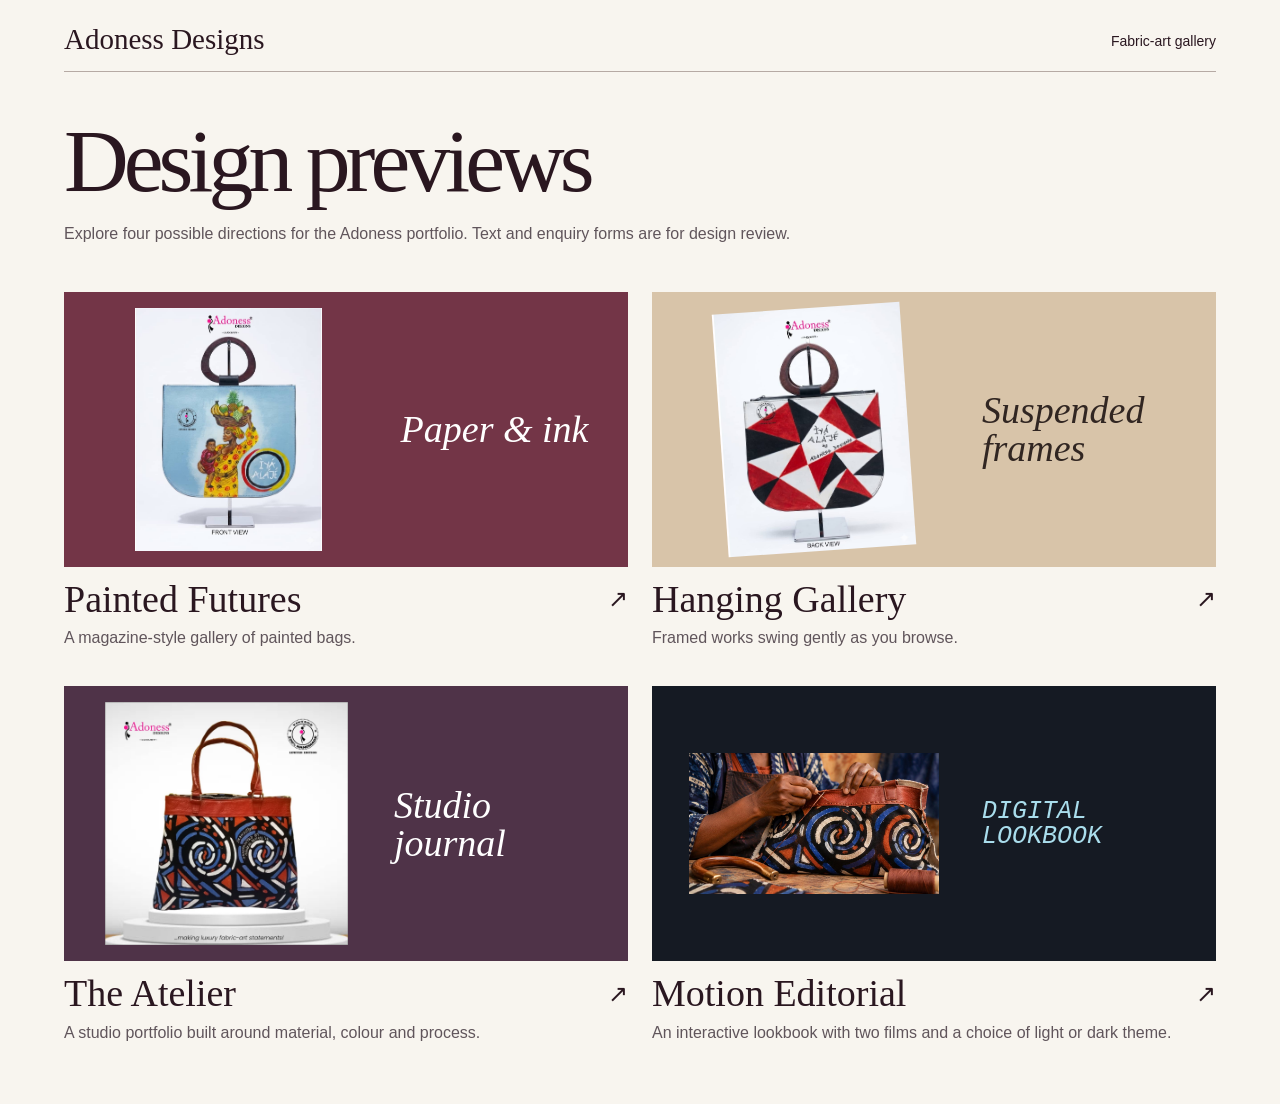
<file: index.html>
<!doctype html><html lang="en"><head><meta charset="utf-8"><meta name="viewport" content="width=device-width, initial-scale=1"><title>Adoness Designs | Design previews</title><style>
*{box-sizing:border-box}body{margin:0;font:16px/1.5 Arial,sans-serif;color:#2a1720;background:#f8f5ef}a{color:inherit}button,select{font:inherit}.mast,main{width:min(1160px,90%);margin:auto}.mast{padding:23px 0 15px;border-bottom:1px solid #b6aaa4;font:normal 29px Georgia}.mast small{float:right;font:14px Arial;margin-top:10px}.intro{padding:44px 0 30px}.intro h1{font:normal clamp(48px,7vw,94px)/1 Georgia;margin:0;letter-spacing:-.055em}.intro p,.card p{color:#60555b}.grid{display:grid;grid-template-columns:repeat(2,minmax(0,1fr));gap:32px 24px;margin-bottom:55px}.card{text-decoration:none}.art{height:clamp(180px,22vw,275px);display:flex;align-items:center;justify-content:space-around;overflow:hidden;padding:16px;color:#fff;background:#733547}.art img{width:47%;height:100%;object-fit:contain;transition:transform .3s}.art i{font:italic clamp(20px,3vw,38px)/1 Georgia;max-width:37%}.hanging-gallery .art{background:#d8c4a9;color:#312622}.hanging-gallery .art img{transform:rotate(-4deg)}.atelier .art{background:#4f3348}.motion-editorial .art{background:#151a23;color:#a9ddec}.motion-editorial .art i{font-family:monospace;font-size:clamp(17px,2vw,25px);text-transform:uppercase}.card:hover img{transform:scale(1.035)}.label{display:flex;justify-content:space-between;align-items:center;margin-top:10px}.label h2{font:normal clamp(25px,3vw,38px)/1.2 Georgia;margin:0}.label span{font-size:24px}.card p{margin:4px 0}.review{position:fixed;inset:0;display:grid;grid-template-rows:auto 1fr;background:white}.bar{display:flex;gap:14px;align-items:center;justify-content:space-between;padding:8px max(12px,3vw);background:#2a1720;color:#fff}.bar a{font-size:14px}.bar select{background:#fff;color:#29191f;border:0;padding:8px;max-width:60vw;border-radius:3px}iframe{width:100%;height:100%;border:0}[hidden]{display:none!important}@media(max-width:620px){.grid{grid-template-columns:1fr}.art{height:200px}.intro{padding:30px 0 14px}}@media(prefers-reduced-motion:reduce){*{transition:none!important}}
</style></head><body><div id="landing"><header class="mast">Adoness Designs <small>Fabric-art gallery</small></header><main><div class="intro"><h1>Design previews</h1><p>Explore four possible directions for the Adoness portfolio. Text and enquiry forms are for design review.</p></div><div class="grid"><a class="card painted-futures" href="#painted-futures"><div class="art"><img src="media/market.jpg" alt=""><i aria-hidden="true">Paper & ink</i></div><div class="label"><h2>Painted Futures</h2><span aria-hidden="true">↗</span></div><p>A magazine-style gallery of painted bags.</p></a><a class="card hanging-gallery" href="#hanging-gallery"><div class="art"><img src="media/triangle.jpg" alt=""><i aria-hidden="true">Suspended frames</i></div><div class="label"><h2>Hanging Gallery</h2><span aria-hidden="true">↗</span></div><p>Framed works swing gently as you browse.</p></a><a class="card atelier" href="#atelier"><div class="art"><img src="media/spiral.jpg" alt=""><i aria-hidden="true">Studio journal</i></div><div class="label"><h2>The Atelier</h2><span aria-hidden="true">↗</span></div><p>A studio portfolio built around material, colour and process.</p></a><a class="card motion-editorial" href="#motion-editorial"><div class="art"><img src="media/making.jpg" alt=""><i aria-hidden="true">Digital lookbook</i></div><div class="label"><h2>Motion Editorial</h2><span aria-hidden="true">↗</span></div><p>An interactive lookbook with two films and a choice of light or dark theme.</p></a></div></main></div><div class="review" id="review" hidden><div class="bar"><a href="#">All designs</a><select id="choice" aria-label="Switch design"><option value="painted-futures">Painted Futures</option><option value="hanging-gallery">Hanging Gallery</option><option value="atelier">The Atelier</option><option value="motion-editorial">Motion Editorial</option></select></div><iframe id="screen" title="Design preview" sandbox="allow-scripts allow-same-origin"></iframe></div><script>
const choice=document.getElementById('choice'),screenFrame=document.getElementById('screen');
function route(){
 const selected=Array.from(choice.options).find(option=>option.value===location.hash.slice(1));
 document.getElementById('review').hidden=!selected;
 document.getElementById('landing').hidden=Boolean(selected);
 if(selected){choice.value=selected.value;screenFrame.title=selected.text+' design preview';screenFrame.src=selected.value+'/index.html';}else{screenFrame.removeAttribute('src');}
}
choice.addEventListener('change',()=>{location.hash=choice.value;});
window.addEventListener('hashchange',route);route();
</script></body></html>
</file>
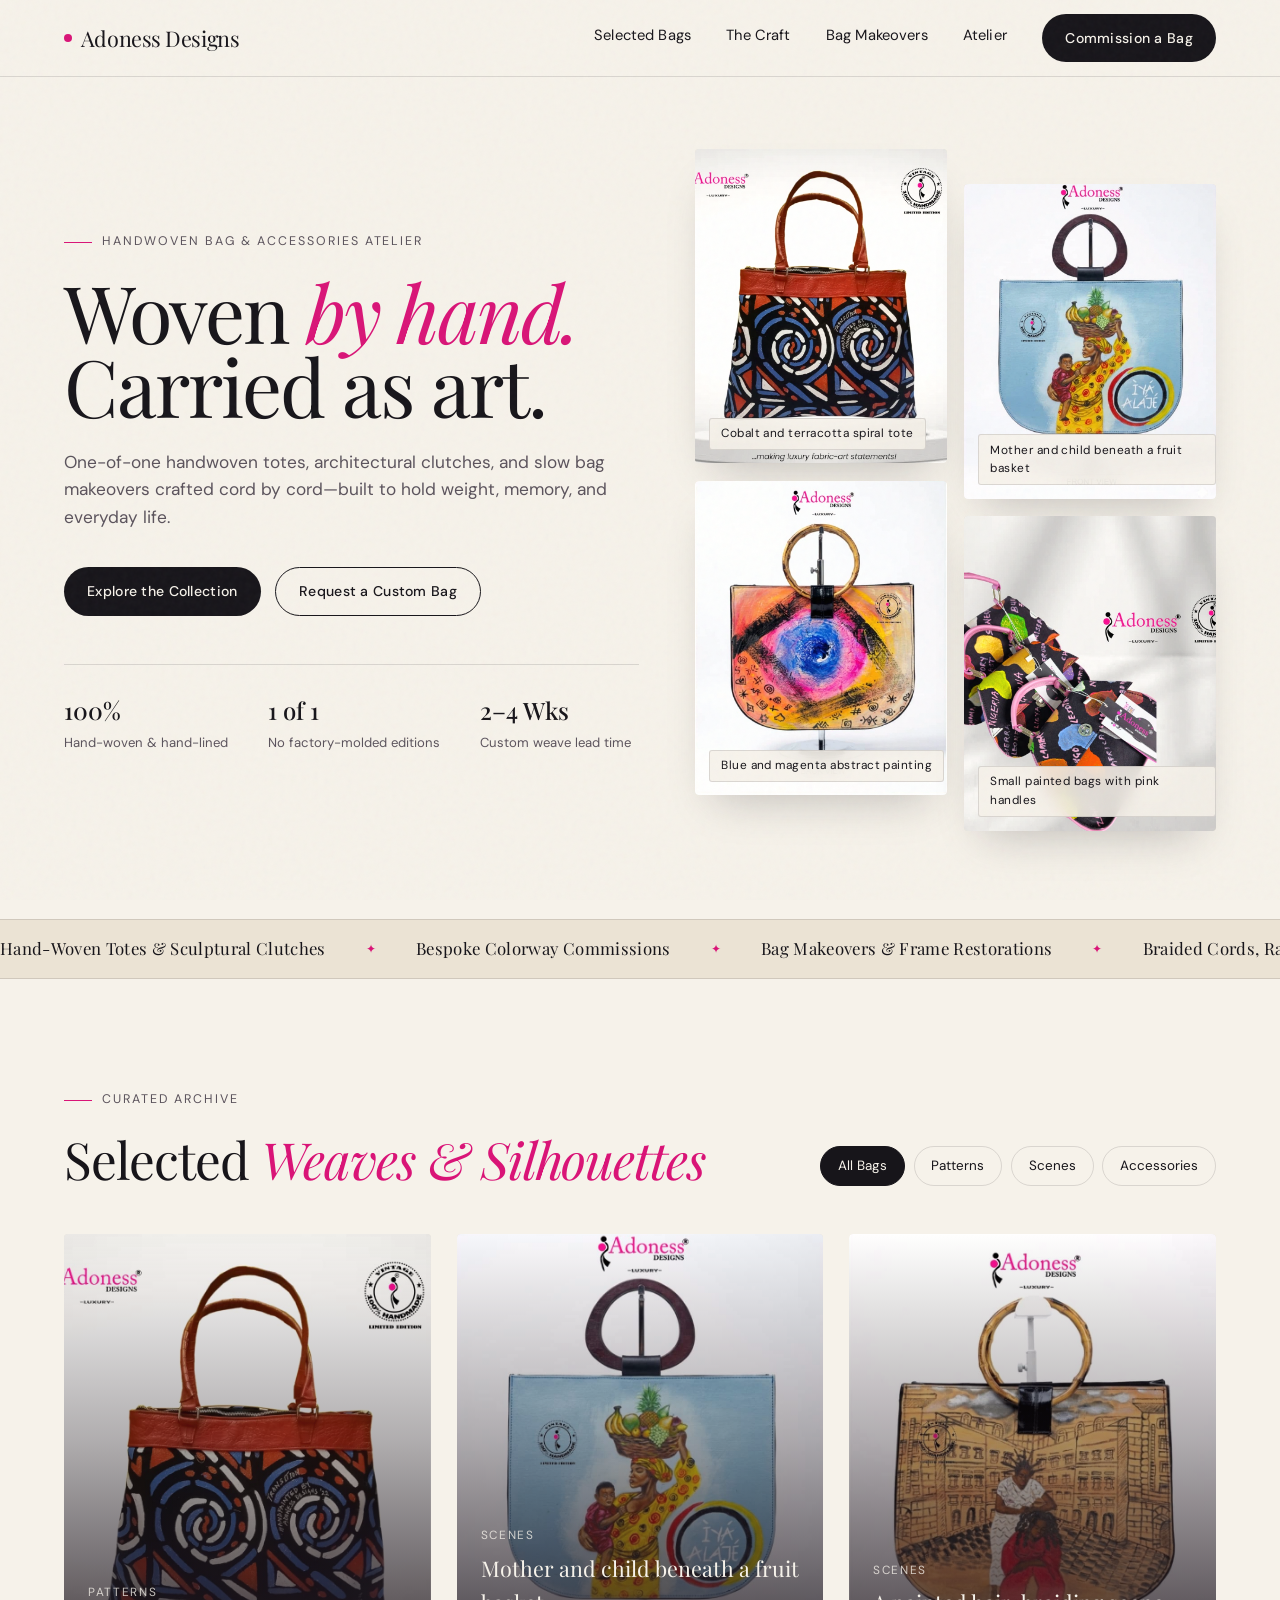
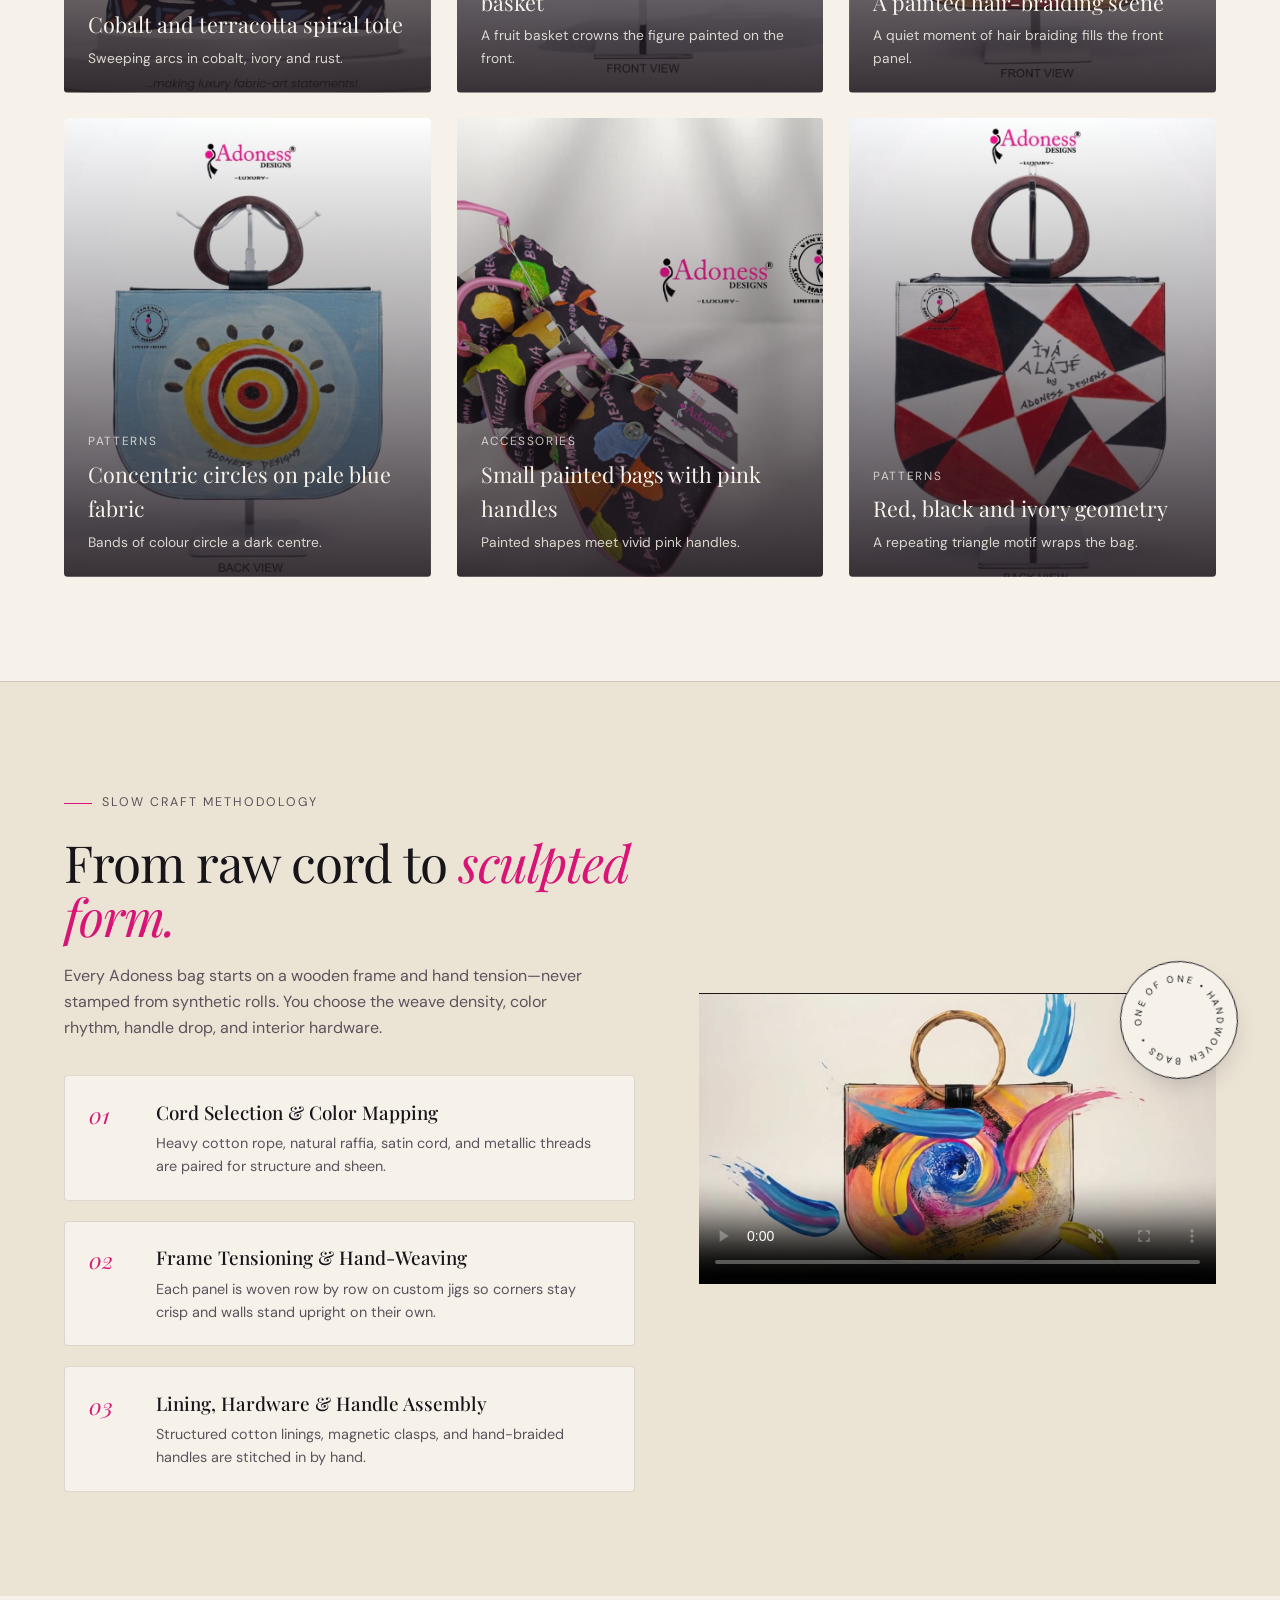
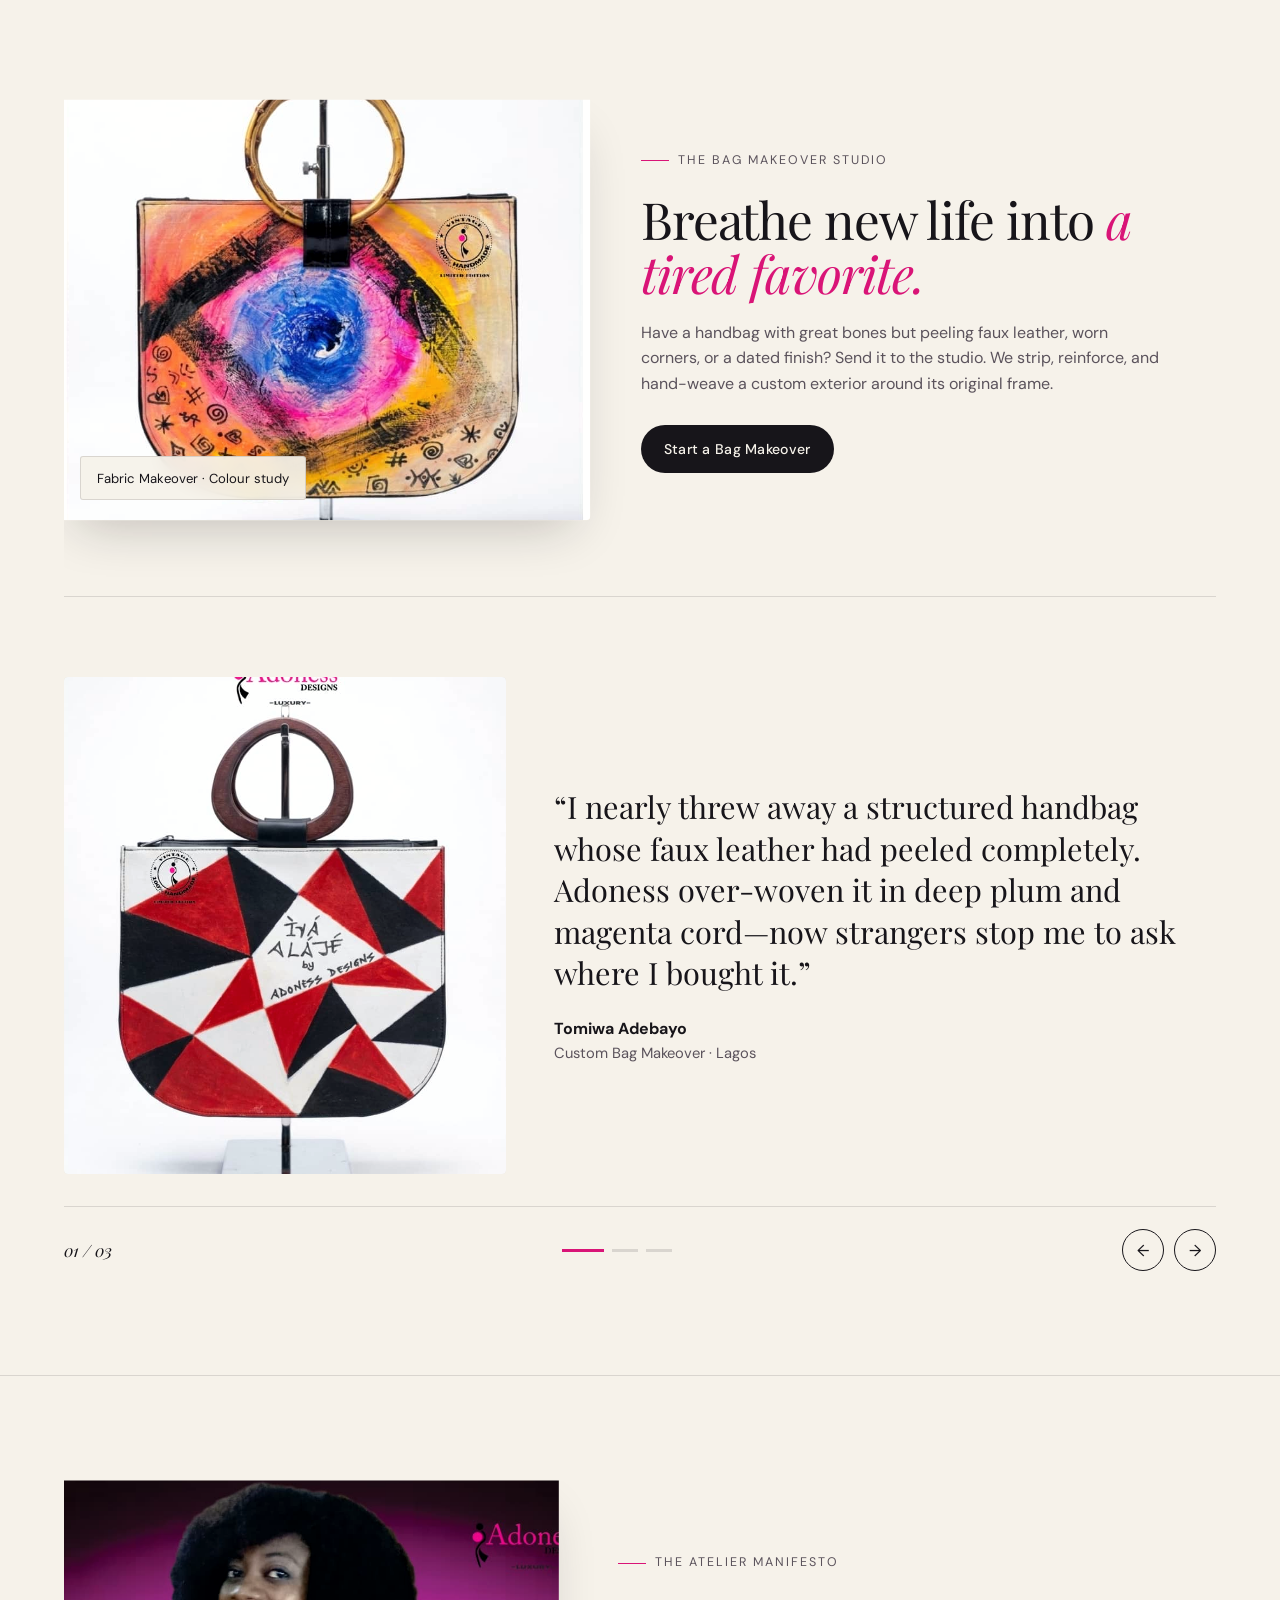
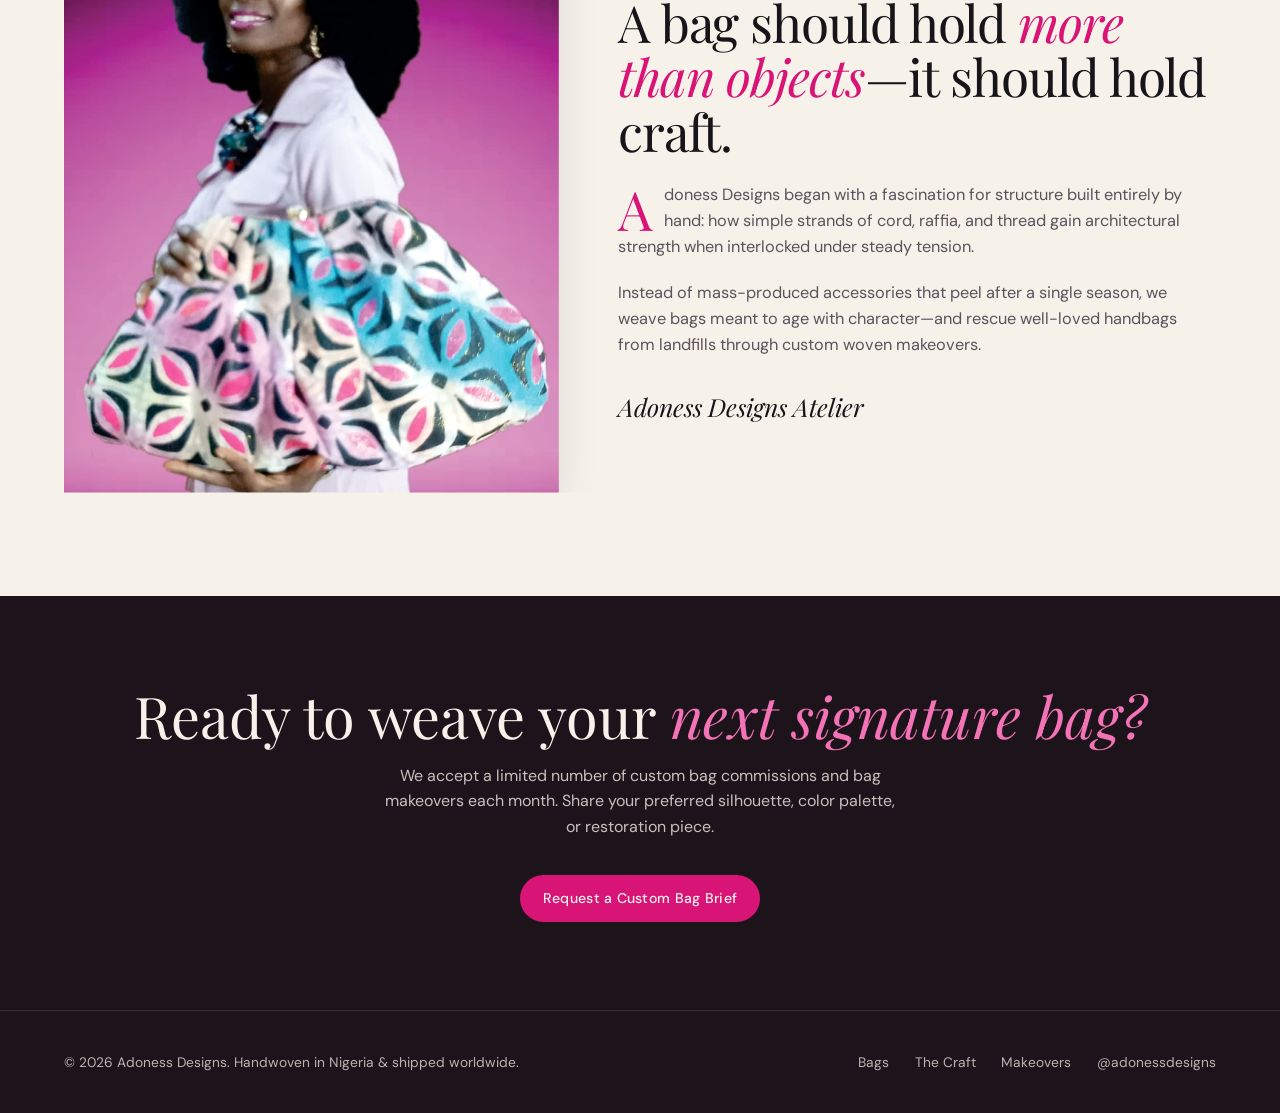
<file: atelier/index.html>
<!DOCTYPE html>
<html lang="en">
<head>
  <meta charset="UTF-8" />
  <meta name="viewport" content="width=device-width, initial-scale=1.0" />
  <title>Adoness Designs — Handwoven Bag &amp; Accessories Atelier</title>
  <link rel="preconnect" href="https://fonts.googleapis.com" />
  <link rel="preconnect" href="https://fonts.gstatic.com" crossorigin />
  <link href="https://fonts.googleapis.com/css2?family=DM+Sans:ital,wght@0,400;0,500;0,700;1,400&family=Playfair+Display:ital,wght@0,400;0,500;0,700;1,400;1,600&display=swap" rel="stylesheet" />
  <style>
    :root {
      --paper: #f6f2ea;
      --paper-deep: #ebe3d4;
      --ink: #17151a;
      --ink-muted: #5b535c;
      --plum: #1c141a;
      --pink: #d91477;
      --ochre: #c58836;
      --line: rgba(23, 21, 26, 0.13);
      --serif: "Playfair Display", Georgia, serif;
      --sans: "DM Sans", -apple-system, BlinkMacSystemFont, sans-serif;
      --scroll: 0%;
    }

    *, *::before, *::after {
      box-sizing: border-box;
      margin: 0;
      padding: 0;
    }

    html {
      scroll-behavior: smooth;
      background: var(--paper);
      color: var(--ink);
      font-family: var(--sans);
      -webkit-font-smoothing: antialiased;
    }

    body {
      background: var(--paper);
      color: var(--ink);
      overflow-x: hidden;
      line-height: 1.6;
    }

    /* Tactile paper grain overlay */
    body::before {
      content: "";
      position: fixed;
      inset: 0;
      z-index: 99;
      pointer-events: none;
      opacity: 0.035;
      background-image: url("data:image/svg+xml,%3Csvg viewBox='0 0 200 200' xmlns='http://www.w3.org/2000/svg'%3E%3Cfilter id='n'%3E%3CfeTurbulence type='fractalNoise' baseFrequency='0.8' numOctaves='3' stitchTiles='stitch'/%3E%3C/filter%3E%3Crect width='100%25' height='100%25' filter='url(%23n)'/%3E%3C/svg%3E");
    }

    img {
      display: block;
      width: 100%;
      height: 100%;
      object-fit: cover;
    }

    a {
      color: inherit;
      text-decoration: none;
    }

    button {
      font: inherit;
      color: inherit;
      background: none;
      border: none;
      cursor: pointer;
    }

    .container {
      width: min(1240px, 90vw);
      margin-inline: auto;
    }

    /* Top scroll progress thread */
    .scroll-progress {
      position: fixed;
      top: 0;
      left: 0;
      height: 2.5px;
      width: var(--scroll);
      background: var(--pink);
      z-index: 90;
      transition: width 0.08s linear;
    }

    /* Navigation */
    .topbar {
      position: sticky;
      top: 0;
      z-index: 70;
      background: rgba(246, 242, 234, 0.88);
      backdrop-filter: blur(12px);
      border-bottom: 1px solid var(--line);
    }

    .topbar-inner {
      display: flex;
      align-items: center;
      justify-content: space-between;
      height: 76px;
    }

    .brand {
      font-family: var(--serif);
      font-size: 1.35rem;
      letter-spacing: -0.02em;
      display: flex;
      align-items: center;
      gap: 0.55rem;
    }

    .brand-dot {
      width: 8px;
      height: 8px;
      border-radius: 50%;
      background: var(--pink);
    }

    .navlinks {
      display: flex;
      align-items: center;
      gap: 2.2rem;
      font-size: 0.92rem;
      letter-spacing: 0.01em;
    }

    .navlinks a:not(.nav-cta) {
      position: relative;
      padding-bottom: 4px;
    }

    .navlinks a:not(.nav-cta)::after {
      content: "";
      position: absolute;
      left: 0;
      bottom: 0;
      width: 100%;
      height: 1px;
      background: var(--pink);
      transform: scaleX(0);
      transform-origin: right;
      transition: transform 0.35s cubic-bezier(.16, 1, .3, 1);
    }

    .navlinks a:not(.nav-cta):hover::after {
      transform: scaleX(1);
      transform-origin: left;
    }

    .nav-cta, .button {
      display: inline-flex;
      align-items: center;
      justify-content: center;
      gap: 0.5rem;
      padding: 0.78rem 1.45rem;
      background: var(--ink);
      color: var(--paper);
      border-radius: 999px;
      font-size: 0.88rem;
      font-weight: 500;
      letter-spacing: 0.02em;
      transition: transform 0.25s ease, background-color 0.25s ease, box-shadow 0.25s ease;
    }

    .nav-cta:hover, .button:hover {
      background: var(--pink);
      transform: translateY(-2px);
      box-shadow: 0 12px 24px -10px rgba(217, 20, 119, 0.45);
    }

    .button-outline {
      background: transparent;
      color: var(--ink);
      border: 1px solid var(--ink);
    }

    .button-outline:hover {
      background: var(--ink);
      color: var(--paper);
      box-shadow: none;
    }

    .menu {
      display: none;
      font-size: 0.88rem;
      font-weight: 500;
      padding: 0.45rem 0.9rem;
      border: 1px solid var(--line);
      border-radius: 999px;
    }

    /* Hero */
    .hero {
      padding: 4.5rem 0 5.5rem;
    }

    .hero-grid {
      display: grid;
      grid-template-columns: 1.05fr 0.95fr;
      gap: 3.5rem;
      align-items: center;
    }

    .eyebrow {
      display: inline-flex;
      align-items: center;
      gap: 0.6rem;
      font-size: 0.78rem;
      text-transform: uppercase;
      letter-spacing: 0.16em;
      color: var(--ink-muted);
      margin-bottom: 1.35rem;
    }

    .eyebrow::before {
      content: "";
      width: 28px;
      height: 1px;
      background: var(--pink);
    }

    .hero h1 {
      font-family: var(--serif);
      font-size: clamp(3rem, 6.2vw, 5.4rem);
      font-weight: 400;
      line-height: 0.94;
      letter-spacing: -0.025em;
      margin-bottom: 1.6rem;
    }

    .hero h1 em {
      font-style: italic;
      font-weight: 400;
      color: var(--pink);
      letter-spacing: -0.03em;
    }

    .hero-lead {
      font-size: 1.08rem;
      color: var(--ink-muted);
      max-width: 46ch;
      margin-bottom: 2.2rem;
    }

    .hero-actions {
      display: flex;
      flex-wrap: wrap;
      gap: 0.9rem;
      margin-bottom: 3rem;
    }

    .hero-meta {
      display: flex;
      gap: 2.5rem;
      padding-top: 1.6rem;
      border-top: 1px solid var(--line);
    }

    .hero-meta strong {
      display: block;
      font-family: var(--serif);
      font-size: 1.5rem;
      font-weight: 500;
    }

    .hero-meta span {
      font-size: 0.82rem;
      color: var(--ink-muted);
    }

    .hero-mosaic {
      display: grid;
      grid-template-columns: repeat(2, 1fr);
      gap: 1.1rem;
      align-items: start;
    }

    .tile {
      position: relative;
      overflow: hidden;
      background: #e6dfd3;
      border-radius: 4px;
      aspect-ratio: 4 / 5;
      animation: tileBreathe 9s ease-in-out infinite alternate;
      box-shadow: 0 22px 42px -20px rgba(23, 21, 26, 0.25);
    }

    .tile:nth-child(2) {
      margin-top: 2.2rem;
      animation-delay: -2.5s;
    }

    .tile:nth-child(3) {
      margin-top: -2.2rem;
      animation-delay: -5s;
    }

    .tile:nth-child(4) {
      animation-delay: -7.5s;
    }

    @keyframes tileBreathe {
      0% { transform: translateY(0px); }
      100% { transform: translateY(-8px); }
    }

    .tile img, .piece img, .story-image img,
    .process-visual img, .makeover-art img, .founder-image img {
      filter: contrast(1.03) saturate(1.06) sepia(0.05);
      transform: scale(1.02);
      transition: transform 1.1s cubic-bezier(.16, 1, .3, 1), filter 0.6s ease;
    }

    .tile:hover img, .piece:hover img {
      transform: scale(1.08);
      filter: contrast(1.06) saturate(1.14) sepia(0.02);
    }

    .tile-tag {
      position: absolute;
      left: 0.85rem;
      bottom: 0.85rem;
      padding: 0.35rem 0.7rem;
      font-size: 0.74rem;
      letter-spacing: 0.04em;
      background: rgba(246, 242, 234, 0.88);
      backdrop-filter: blur(8px);
      border: 1px solid rgba(23, 21, 26, 0.12);
      border-radius: 3px;
    }

    /* Marquee Ticker */
    .ticker {
      border-block: 1px solid var(--line);
      background: var(--paper-deep);
      padding: 0.95rem 0;
      overflow: hidden;
      white-space: nowrap;
    }

    .ticker-track {
      display: inline-flex;
      gap: 2.5rem;
      animation: marquee 28s linear infinite;
      font-family: var(--serif);
      font-size: 1.05rem;
      letter-spacing: 0.02em;
    }

    .ticker:hover .ticker-track {
      animation-play-state: paused;
    }

    .ticker-track span {
      display: inline-flex;
      align-items: center;
      gap: 2.5rem;
    }

    .ticker-track span::after {
      content: "✦";
      color: var(--pink);
      font-size: 0.75rem;
    }

    @keyframes marquee {
      from { transform: translateX(0); }
      to { transform: translateX(-50%); }
    }

    /* Section Headings */
    section {
      padding: 6.5rem 0;
    }

    .section-head {
      display: flex;
      flex-wrap: wrap;
      align-items: flex-end;
      justify-content: space-between;
      gap: 1.5rem;
      margin-bottom: 3rem;
    }

    .section-head h2,
    .process-copy h2,
    .makeover-copy h2,
    .founder-copy h2 {
      font-family: var(--serif);
      font-size: clamp(2.2rem, 4vw, 3.35rem);
      font-weight: 400;
      line-height: 1.06;
      letter-spacing: -0.02em;
    }

    .section-head h2 em,
    .process-copy h2 em,
    .makeover-copy h2 em,
    .founder-copy h2 em {
      font-style: italic;
      font-weight: 400;
      color: var(--pink);
    }

    /* Filter Bar & Archive Gallery (#work) */
    .filter {
      display: flex;
      flex-wrap: wrap;
      gap: 0.55rem;
    }

    .filter button {
      padding: 0.52rem 1.05rem;
      border-radius: 999px;
      border: 1px solid var(--line);
      font-size: 0.84rem;
      transition: all 0.25s ease;
    }

    .filter button:hover,
    .filter button.active {
      background: var(--ink);
      color: var(--paper);
      border-color: var(--ink);
    }

    .gallery {
      display: grid;
      grid-template-columns: repeat(3, 1fr);
      gap: 1.6rem;
    }

    .piece {
      position: relative;
      overflow: hidden;
      border-radius: 4px;
      background: #e6dfd3;
      aspect-ratio: 4 / 5;
      transition: opacity 0.4s ease, transform 0.4s ease;
    }

    .piece.hidden {
      display: none;
    }

    .piece-info {
      position: absolute;
      inset: 0;
      display: flex;
      flex-direction: column;
      justify-content: flex-end;
      padding: 1.5rem;
      color: var(--paper);
      background: linear-gradient(
        to top,
        rgba(28, 20, 26, 0.88) 0%,
        rgba(28, 20, 26, 0.35) 55%,
        transparent 100%
      );
    }

    .piece-meta {
      font-size: 0.74rem;
      text-transform: uppercase;
      letter-spacing: 0.14em;
      color: rgba(246, 242, 234, 0.78);
      margin-bottom: 0.35rem;
    }

    .piece-info h3 {
      font-family: var(--serif);
      font-size: 1.35rem;
      font-weight: 400;
      margin-bottom: 0.3rem;
    }

    .piece-info p {
      font-size: 0.86rem;
      color: rgba(246, 242, 234, 0.85);
    }

    /* Process Section (#process) */
    .process-section {
      border-top: 1px solid var(--line);
      background: var(--paper-deep);
    }

    .process-grid {
      display: grid;
      grid-template-columns: 1.05fr 0.95fr;
      gap: 4rem;
      align-items: center;
    }

    .process-copy > p {
      color: var(--ink-muted);
      margin: 1.25rem 0 2.2rem;
      max-width: 48ch;
    }

    .steps {
      display: grid;
      gap: 1.25rem;
    }

    .step {
      padding: 1.35rem 1.5rem;
      background: var(--paper);
      border: 1px solid var(--line);
      border-radius: 4px;
      display: grid;
      grid-template-columns: 3.2rem 1fr;
      gap: 1rem;
      align-items: start;
    }

    .step-num {
      font-family: var(--serif);
      font-style: italic;
      font-size: 1.4rem;
      color: var(--pink);
    }

    .step h3 {
      font-family: var(--serif);
      font-size: 1.18rem;
      font-weight: 500;
      margin-bottom: 0.25rem;
    }

    .step p {
      font-size: 0.9rem;
      color: var(--ink-muted);
    }

    .process-visual {
      position: relative;
      aspect-ratio: 4 / 5;
      border-radius: 4px;
    }

    .process-visual img, .makeover-art img, .founder-image img {
      border-radius: 4px;
      box-shadow: 0 24px 48px -18px rgba(23, 21, 26, 0.24);
    }

    .process-stamp {
      position: absolute;
      top: -1.8rem;
      right: -1.4rem;
      width: 118px;
      height: 118px;
      border-radius: 50%;
      background: var(--paper);
      border: 1px solid var(--ink);
      display: grid;
      place-items: center;
      box-shadow: 0 12px 28px -12px rgba(23, 21, 26, 0.25);
      transition: transform 0.15s linear;
      will-change: transform;
    }

    .process-stamp svg {
      width: 102px;
      height: 102px;
      fill: var(--ink);
      font-size: 9.2px;
      letter-spacing: 2.3px;
      text-transform: uppercase;
    }

    /* Makeovers & Client Stories (#stories) */
    .makeover-banner {
      display: grid;
      grid-template-columns: 0.95fr 1.05fr;
      gap: 3.5rem;
      align-items: center;
      padding-bottom: 5rem;
      border-bottom: 1px solid var(--line);
      margin-bottom: 5rem;
    }

    .makeover-art {
      position: relative;
      aspect-ratio: 5 / 4;
    }

    .makeover-badge {
      position: absolute;
      bottom: 1rem;
      left: 1rem;
      background: rgba(246, 242, 234, 0.92);
      backdrop-filter: blur(8px);
      padding: 0.65rem 1rem;
      border-radius: 3px;
      border: 1px solid var(--line);
      font-size: 0.82rem;
    }

    .makeover-copy p {
      color: var(--ink-muted);
      margin: 1.2rem 0 1.8rem;
      max-width: 48ch;
    }

    .story-carousel {
      position: relative;
      overflow: hidden;
    }

    .story-track {
      display: flex;
      transition: transform 0.65s cubic-bezier(.16, 1, .3, 1);
    }

    .story-slide {
      min-width: 100%;
      display: grid;
      grid-template-columns: 0.8fr 1.2fr;
      gap: 3rem;
      align-items: center;
    }

    .story-image {
      aspect-ratio: 4 / 4.5;
      border-radius: 4px;
      overflow: hidden;
      background: #e6dfd3;
    }

    .story-quote blockquote {
      font-family: var(--serif);
      font-size: clamp(1.35rem, 2.4vw, 1.95rem);
      line-height: 1.35;
      margin-bottom: 1.4rem;
    }

    .story-author {
      font-size: 0.92rem;
      color: var(--ink-muted);
    }

    .story-author strong {
      color: var(--ink);
      display: block;
      font-size: 1rem;
    }

    .story-controls {
      display: flex;
      align-items: center;
      justify-content: space-between;
      margin-top: 2rem;
      padding-top: 1.4rem;
      border-top: 1px solid var(--line);
    }

    .story-count {
      font-family: var(--serif);
      font-style: italic;
      font-size: 1.05rem;
    }

    .story-dots {
      display: flex;
      gap: 0.5rem;
    }

    .story-dots button {
      width: 26px;
      height: 3px;
      background: var(--line);
      transition: background 0.25s ease, width 0.25s ease;
    }

    .story-dots button[aria-current="true"] {
      background: var(--pink);
      width: 42px;
    }

    .story-buttons {
      display: flex;
      gap: 0.6rem;
    }

    .story-buttons button {
      width: 42px;
      height: 42px;
      border-radius: 50%;
      border: 1px solid var(--ink);
      display: grid;
      place-items: center;
      transition: background 0.25s ease, color 0.25s ease;
    }

    .story-buttons button:hover {
      background: var(--ink);
      color: var(--paper);
    }

    /* Founder Section (#founder) */
    .founder-section {
      border-top: 1px solid var(--line);
    }

    .founder-grid {
      display: grid;
      grid-template-columns: 0.9fr 1.1fr;
      gap: 4rem;
      align-items: center;
    }

    .founder-image {
      aspect-ratio: 4 / 5;
    }

    .founder-copy h2 {
      margin-bottom: 1.5rem;
    }

    .founder-copy p {
      color: var(--ink-muted);
      margin-bottom: 1.25rem;
      font-size: 1.02rem;
      max-width: 54ch;
    }

    .founder-copy p:first-of-type::first-letter {
      float: left;
      font-family: var(--serif);
      font-size: 3.4rem;
      line-height: 0.85;
      padding: 4px 12px 0 0;
      color: var(--pink);
    }

    .signature {
      margin-top: 1.8rem;
      font-family: var(--serif);
      font-style: italic;
      font-size: 1.55rem;
      color: var(--ink);
    }

    /* Commission CTA & Footer */
    .cta-band {
      background: var(--plum);
      color: var(--paper);
      padding: 5.5rem 0;
      text-align: center;
    }

    .cta-band h2 {
      font-family: var(--serif);
      font-size: clamp(2.2rem, 4.5vw, 3.6rem);
      font-weight: 400;
      line-height: 1.08;
      margin-bottom: 1rem;
    }

    .cta-band h2 em {
      font-style: italic;
      color: #f472b6;
    }

    .cta-band p {
      color: rgba(246, 242, 234, 0.78);
      max-width: 48ch;
      margin: 0 auto 2.2rem;
    }

    .cta-band .button {
      background: var(--pink);
      color: var(--paper);
    }

    .cta-band .button:hover {
      background: var(--paper);
      color: var(--ink);
    }

    footer {
      background: var(--plum);
      color: rgba(246, 242, 234, 0.72);
      border-top: 1px solid rgba(246, 242, 234, 0.12);
      padding: 2.5rem 0;
      font-size: 0.86rem;
    }

    .footer-inner {
      display: flex;
      flex-wrap: wrap;
      justify-content: space-between;
      align-items: center;
      gap: 1rem;
    }

    .footer-links {
      display: flex;
      gap: 1.6rem;
    }

    .footer-links a:hover {
      color: var(--paper);
    }

    /* Fabric-unfurl reveal */
    .reveal {
      opacity: 0;
      clip-path: inset(12% 0 0 0);
      transform: translateY(28px);
      transition:
        opacity 0.85s cubic-bezier(.16, 1, .3, 1),
        transform 0.85s cubic-bezier(.16, 1, .3, 1),
        clip-path 0.95s cubic-bezier(.16, 1, .3, 1);
    }

    .reveal.visible {
      opacity: 1;
      clip-path: inset(0 0 0 0);
      transform: translateY(0);
    }

    /* Commission Brief Modal */
    dialog {
      margin: auto;
      width: min(520px, 92vw);
      background: var(--paper);
      color: var(--ink);
      border: 1px solid var(--ink);
      border-radius: 6px;
      padding: 2.2rem;
      box-shadow: 0 30px 60px -20px rgba(23, 21, 26, 0.45);
    }

    dialog::backdrop {
      background: rgba(23, 21, 26, 0.55);
      backdrop-filter: blur(4px);
    }

    .modal-head {
      display: flex;
      justify-content: space-between;
      align-items: center;
      margin-bottom: 1.2rem;
    }

    .modal-head h3 {
      font-family: var(--serif);
      font-size: 1.6rem;
      font-weight: 400;
    }

    .form-grid {
      display: grid;
      gap: 1rem;
    }

    .form-grid label {
      display: grid;
      gap: 0.35rem;
      font-size: 0.84rem;
      font-weight: 500;
    }

    .form-grid input, .form-grid select, .form-grid textarea {
      width: 100%;
      padding: 0.7rem 0.85rem;
      background: #fffdf9;
      border: 1px solid var(--line);
      border-radius: 4px;
      font: inherit;
    }

    @media (max-width: 960px) {
      .hero-grid, .process-grid, .makeover-banner, .story-slide, .founder-grid {
        grid-template-columns: 1fr;
        gap: 2.5rem;
      }

      .gallery {
        grid-template-columns: repeat(2, 1fr);
      }

      .tile:nth-child(2), .tile:nth-child(3) {
        margin-top: 0;
      }

      .process-stamp {
        right: 1rem;
        top: -1.4rem;
      }
    }

    @media (max-width: 640px) {
      .menu {
        display: inline-flex;
      }

      .navlinks {
        display: none;
        position: absolute;
        top: 76px;
        left: 0;
        right: 0;
        background: var(--paper);
        border-bottom: 1px solid var(--line);
        flex-direction: column;
        padding: 1.5rem;
        gap: 1.2rem;
      }

      .navlinks.open {
        display: flex;
      }

      .gallery {
        grid-template-columns: 1fr;
      }
    }
  </style>
<link rel="stylesheet" href="../media/films.css">
  <script defer src="../media/films.js"></script>
</head>
<body>
  <div class="scroll-progress" aria-hidden="true"></div>

  <header class="topbar">
    <div class="container topbar-inner">
      <a href="#" class="brand">
        <span class="brand-dot" aria-hidden="true"></span>
        Adoness Designs
      </a>
      <button class="menu" type="button" aria-label="Toggle Menu">Menu</button>
      <nav class="navlinks" aria-label="Primary">
        <a href="#work">Selected Bags</a>
        <a href="#process">The Craft</a>
        <a href="#stories">Bag Makeovers</a>
        <a href="#founder">Atelier</a>
        <a href="#inquire" class="nav-cta" data-open-brief>Commission a Bag</a>
      </nav>
    </div>
  </header>

  <main>
    <!-- Hero -->
    <section class="hero">
      <div class="container hero-grid">
        <div>
          <span class="eyebrow">Handwoven Bag &amp; Accessories Atelier</span>
          <h1>Woven <em>by hand.</em><br>Carried as art.</h1>
          <p class="hero-lead">
            One-of-one handwoven totes, architectural clutches, and slow bag makeovers crafted cord by cord—built to hold weight, memory, and everyday life.
          </p>
          <div class="hero-actions">
            <a href="#work" class="button">Explore the Collection</a>
            <button type="button" class="button button-outline" data-open-brief>Request a Custom Bag</button>
          </div>
          <div class="hero-meta">
            <div>
              <strong>100%</strong>
              <span>Hand-woven &amp; hand-lined</span>
            </div>
            <div>
              <strong>1 of 1</strong>
              <span>No factory-molded editions</span>
            </div>
            <div>
              <strong>2–4 Wks</strong>
              <span>Custom weave lead time</span>
            </div>
          </div>
        </div>

        <div class="hero-mosaic" aria-label="Featured handwoven bag studies">
          <figure class="tile">
            <img src="../media/spiral.jpg" alt="Cobalt and terracotta spiral tote">
            <figcaption class="tile-tag">Cobalt and terracotta spiral tote</figcaption>
          </figure>
          <figure class="tile">
            <img src="../media/market.jpg" alt="Mother and child beneath a fruit basket">
            <figcaption class="tile-tag">Mother and child beneath a fruit basket</figcaption>
          </figure>
          <figure class="tile">
            <img src="../media/orbit.jpg" alt="Blue and magenta abstract painting">
            <figcaption class="tile-tag">Blue and magenta abstract painting</figcaption>
          </figure>
          <figure class="tile">
            <img src="../media/pouches.jpg" alt="Small painted bags with pink handles">
            <figcaption class="tile-tag">Small painted bags with pink handles</figcaption>
          </figure>
        </div>
      </div>
    </section>

    <!-- Continuous Craft Marquee -->
    <div class="ticker" aria-hidden="true">
      <div class="ticker-track">
        <span>Hand-Woven Totes &amp; Sculptural Clutches</span>
        <span>Bespoke Colorway Commissions</span>
        <span>Bag Makeovers &amp; Frame Restorations</span>
        <span>Braided Cords, Raffia &amp; Heavy Cotton</span>
        <span>Hand-Stitched Linings &amp; Brass Hardware</span>
        <span>Hand-Woven Totes &amp; Sculptural Clutches</span>
        <span>Bespoke Colorway Commissions</span>
        <span>Bag Makeovers &amp; Frame Restorations</span>
        <span>Braided Cords, Raffia &amp; Heavy Cotton</span>
        <span>Hand-Stitched Linings &amp; Brass Hardware</span>
      </div>
    </div>

    <!-- Selected Bags (#work) -->
    <section id="work">
      <div class="container">
        <div class="section-head">
          <div>
            <span class="eyebrow">Curated Archive</span>
            <h2>Selected <em>Weaves &amp; Silhouettes</em></h2>
          </div>
          <div class="filter" role="tablist" aria-label="Filter bag collection">
            <button type="button" class="active" data-filter="all">All Bags</button>
            <button type="button" data-filter="patterns">Patterns</button>
            <button type="button" data-filter="scenes">Scenes</button>
            <button type="button" data-filter="accessories">Accessories</button>
          </div>
        </div>

        <div class="gallery">
          <article class="piece" data-category="patterns"><img src="../media/spiral.jpg" alt="Cobalt and terracotta spiral tote"><div class="piece-info"><span class="piece-meta">Patterns</span><h3>Cobalt and terracotta spiral tote</h3><p>Sweeping arcs in cobalt, ivory and rust.</p></div></article>

          <article class="piece" data-category="scenes"><img src="../media/market.jpg" alt="Mother and child beneath a fruit basket"><div class="piece-info"><span class="piece-meta">Scenes</span><h3>Mother and child beneath a fruit basket</h3><p>A fruit basket crowns the figure painted on the front.</p></div></article>

          <article class="piece" data-category="scenes"><img src="../media/braids.jpg" alt="A painted hair-braiding scene"><div class="piece-info"><span class="piece-meta">Scenes</span><h3>A painted hair-braiding scene</h3><p>A quiet moment of hair braiding fills the front panel.</p></div></article>

          <article class="piece" data-category="patterns"><img src="../media/circle.jpg" alt="Concentric circles on pale blue fabric"><div class="piece-info"><span class="piece-meta">Patterns</span><h3>Concentric circles on pale blue fabric</h3><p>Bands of colour circle a dark centre.</p></div></article>

          <article class="piece" data-category="accessories"><img src="../media/pouches.jpg" alt="Small painted bags with pink handles"><div class="piece-info"><span class="piece-meta">Accessories</span><h3>Small painted bags with pink handles</h3><p>Painted shapes meet vivid pink handles.</p></div></article>

          <article class="piece" data-category="patterns"><img src="../media/triangle.jpg" alt="Red, black and ivory geometry"><div class="piece-info"><span class="piece-meta">Patterns</span><h3>Red, black and ivory geometry</h3><p>A repeating triangle motif wraps the bag.</p></div></article>
        </div>
      </div>
    </section>

    <!-- Process (#process) -->
    <section id="process" class="process-section">
      <div class="container process-grid">
        <div class="process-copy">
          <span class="eyebrow">Slow Craft Methodology</span>
          <h2>From raw cord to <em>sculpted form.</em></h2>
          <p>
            Every Adoness bag starts on a wooden frame and hand tension—never stamped from synthetic rolls. You choose the weave density, color rhythm, handle drop, and interior hardware.
          </p>

          <div class="steps">
            <div class="step">
              <span class="step-num">01</span>
              <div>
                <h3>Cord Selection &amp; Color Mapping</h3>
                <p>Heavy cotton rope, natural raffia, satin cord, and metallic threads are paired for structure and sheen.</p>
              </div>
            </div>
            <div class="step">
              <span class="step-num">02</span>
              <div>
                <h3>Frame Tensioning &amp; Hand-Weaving</h3>
                <p>Each panel is woven row by row on custom jigs so corners stay crisp and walls stand upright on their own.</p>
              </div>
            </div>
            <div class="step">
              <span class="step-num">03</span>
              <div>
                <h3>Lining, Hardware &amp; Handle Assembly</h3>
                <p>Structured cotton linings, magnetic clasps, and hand-braided handles are stitched in by hand.</p>
              </div>
            </div>
          </div>
        </div>

        <div class="process-visual">
          <video class="studio-film" controls muted loop playsinline preload="none" aria-label="A bag taking shape in stop motion" poster="../media/building-the-weave-poster.jpg" src="../media/building-the-weave.mp4"></video>
          <div class="process-stamp" aria-hidden="true">
            <svg viewBox="0 0 100 100">
              <defs>
                <path id="circlePath" d="M 50, 50 m -37, 0 a 37,37 0 1,1 74,0 a 37,37 0 1,1 -74,0" />
              </defs>
              <text>
                <textPath href="#circlePath">ONE OF ONE • HANDWOVEN BAGS •</textPath>
              </text>
            </svg>
          </div>
        </div>
      </div>
    </section>

    <!-- Makeovers & Client Stories (#stories) -->
    <section id="stories">
      <div class="container">
        <div class="makeover-banner">
          <div class="makeover-art">
            <img src="../media/orbit.jpg" alt="Blue and magenta abstract painting">
            <div class="makeover-badge">Fabric Makeover · Colour study</div>
          </div>

          <div class="makeover-copy">
            <span class="eyebrow">The Bag Makeover Studio</span>
            <h2>Breathe new life into <em>a tired favorite.</em></h2>
            <p>
              Have a handbag with great bones but peeling faux leather, worn corners, or a dated finish? Send it to the studio. We strip, reinforce, and hand-weave a custom exterior around its original frame.
            </p>
            <button type="button" class="button" data-open-brief>Start a Bag Makeover</button>
          </div>
        </div>

        <!-- Story Carousel -->
        <div class="story-carousel" aria-label="Collector stories">
          <div class="story-track">
            <article class="story-slide active">
              <div class="story-image">
                <img src="../media/triangle.jpg" alt="Red, black and ivory geometry">
              </div>
              <div class="story-quote">
                <blockquote>
                  “I nearly threw away a structured handbag whose faux leather had peeled completely. Adoness over-woven it in deep plum and magenta cord—now strangers stop me to ask where I bought it.”
                </blockquote>
                <div class="story-author">
                  <strong>Tomiwa Adebayo</strong>
                  <span>Custom Bag Makeover · Lagos</span>
                </div>
              </div>
            </article>

            <article class="story-slide">
              <div class="story-image">
                <img src="../media/market.jpg" alt="Mother and child beneath a fruit basket">
              </div>
              <div class="story-quote">
                <blockquote>
                  “Most woven bags lose their shape the moment you put a laptop and notebook inside. The double-wall weave on my Adoness tote stands upright on its own every single day.”
                </blockquote>
                <div class="story-author">
                  <strong>Chidinma Okafor</strong>
                  <span>Structured Tote Commission · Abuja</span>
                </div>
              </div>
            </article>

            <article class="story-slide">
              <div class="story-image">
                <img src="../media/pouches.jpg" alt="Small painted bags with pink handles">
              </div>
              <div class="story-quote">
                <blockquote>
                  “They matched the exact crimson and antique gold threads of my outfit into a hand-knotted clutch with my initials stitched inside the lining.”
                </blockquote>
                <div class="story-author">
                  <strong>Zainab Balogun</strong>
                  <span>Evening Clutch Commission · Ibadan</span>
                </div>
              </div>
            </article>
          </div>

          <div class="story-controls">
            <span class="story-count">01 / 03</span>
            <div class="story-dots" aria-label="Slide pagination">
              <button type="button" aria-current="true" aria-label="Story 1"></button>
              <button type="button" aria-current="false" aria-label="Story 2"></button>
              <button type="button" aria-current="false" aria-label="Story 3"></button>
            </div>
            <div class="story-buttons">
              <button type="button" aria-label="Previous story">&#8592;</button>
              <button type="button" aria-label="Next story">&#8594;</button>
            </div>
          </div>
        </div>
      </div>
    </section>

    <!-- Founder & Manifesto (#founder) -->
    <section id="founder" class="founder-section">
      <div class="container founder-grid">
        <div class="founder-image">
          <img src="../media/portrait.jpg" alt="A woman presenting a floral fabric bag">
        </div>

        <div class="founder-copy">
          <span class="eyebrow">The Atelier Manifesto</span>
          <h2>A bag should hold <em>more than objects</em>—it should hold craft.</h2>
          <p>
            Adoness Designs began with a fascination for structure built entirely by hand: how simple strands of cord, raffia, and thread gain architectural strength when interlocked under steady tension.
          </p>
          <p>
            Instead of mass-produced accessories that peel after a single season, we weave bags meant to age with character—and rescue well-loved handbags from landfills through custom woven makeovers.
          </p>
          <div class="signature">Adoness Designs Atelier</div>
        </div>
      </div>
    </section>

    <!-- Commission CTA (#inquire) -->
    <section id="inquire" class="cta-band">
      <div class="container">
        <h2>Ready to weave your <em>next signature bag?</em></h2>
        <p>
          We accept a limited number of custom bag commissions and bag makeovers each month. Share your preferred silhouette, color palette, or restoration piece.
        </p>
        <button type="button" class="button" data-open-brief>Request a Custom Bag Brief</button>
      </div>
    </section>
  </main>

  <footer>
    <div class="container footer-inner">
      <span>&copy; 2026 Adoness Designs. Handwoven in Nigeria &amp; shipped worldwide.</span>
      <div class="footer-links">
        <a href="#work">Bags</a>
        <a href="#process">The Craft</a>
        <a href="#stories">Makeovers</a>
        <a href="https://instagram.com/adonessdesigns" target="_blank" rel="noreferrer">@adonessdesigns</a>
      </div>
    </div>
  </footer>

  <!-- Interactive Commission Brief Modal -->
  <dialog id="briefModal" aria-labelledby="briefTitle">
    <div class="modal-head">
      <h3 id="briefTitle">Bag Commission Brief</h3>
      <button type="button" id="closeBrief" aria-label="Close modal">&#10005;</button>
    </div>
    <form class="form-grid" id="briefForm">
      <label>
        Your Name
        <input type="text" name="name" placeholder="e.g. Amara Nwosu" required />
      </label>
      <label>
        Request Type
        <select name="type">
          <option>Custom Structured Tote / Everyday Bag</option>
          <option>Bespoke Evening Clutch / Occasion Bag</option>
          <option>Bag Makeover (Re-Weave an Existing Bag)</option>
        </select>
      </label>
      <label>
        Target Date or Occasion
        <input type="text" name="timeline" placeholder="e.g. December Event or Everyday Carry" />
      </label>
      <label>
        Notes on Colors, Size, or Bag to Restore
        <textarea name="notes" rows="3" placeholder="Tell us about your color palette, preferred strap style, or existing bag..."></textarea>
      </label>
      <button type="submit" class="button">Send Inquiry to Atelier</button>
    </form>
  </dialog>

  <script>
    // 1. Scroll progress bar & scroll-linked circular stamp rotation
    const stamp = document.querySelector(".process-stamp");
    window.addEventListener("scroll", () => {
      const max = document.documentElement.scrollHeight - window.innerHeight;
      const pct = max > 0 ? (window.scrollY / max) * 100 : 0;
      document.documentElement.style.setProperty("--scroll", `${pct}%`);
      if (stamp) {
        stamp.style.transform = `rotate(${-9 + window.scrollY * 0.04}deg)`;
      }
    }, { passive: true });

    // 2. Staggered reveal on scroll
    const observer = new IntersectionObserver((entries) => {
      entries.forEach((entry, idx) => {
        if (entry.isIntersecting) {
          entry.target.style.transitionDelay = `${(idx % 4) * 90}ms`;
          entry.target.classList.add("visible");
          observer.unobserve(entry.target);
        }
      });
    }, { threshold: 0.12 });

    document.querySelectorAll(".piece, .step, .makeover-banner, .founder-grid").forEach((el) => {
      el.classList.add("reveal");
      observer.observe(el);
    });

    // 3. Archive category filters
    const filterButtons = document.querySelectorAll(".filter button");
    const pieces = document.querySelectorAll(".piece");

    filterButtons.forEach((btn) => {
      btn.addEventListener("click", () => {
        filterButtons.forEach((b) => b.classList.remove("active"));
        btn.classList.add("active");
        const selected = btn.dataset.filter;

        pieces.forEach((piece) => {
          const match = selected === "all" || piece.dataset.category === selected;
          piece.classList.toggle("hidden", !match);
          if (match) {
            piece.classList.add("visible");
          }
        });
      });
    });

    // 4. Mobile menu toggle
    const menuBtn = document.querySelector(".menu");
    const navLinks = document.querySelector(".navlinks");
    if (menuBtn && navLinks) {
      menuBtn.addEventListener("click", () => navLinks.classList.toggle("open"));
      navLinks.querySelectorAll("a").forEach((link) => {
        link.addEventListener("click", () => navLinks.classList.remove("open"));
      });
    }

    // 5. Story carousel controls
    const track = document.querySelector(".story-track");
    const slides = document.querySelectorAll(".story-slide");
    const dots = document.querySelectorAll(".story-dots button");
    const count = document.querySelector(".story-count");
    let current = 0;

    function goToSlide(index) {
      if (!track || !slides.length) return;
      current = (index + slides.length) % slides.length;
      track.style.transform = `translateX(-${current * 100}%)`;
      slides.forEach((s, i) => s.classList.toggle("active", i === current));
      dots.forEach((d, i) => d.setAttribute("aria-current", i === current ? "true" : "false"));
      if (count) {
        count.textContent = `0${current + 1} / 0${slides.length}`;
      }
    }

    document.querySelectorAll(".story-buttons button").forEach((btn, i) => {
      btn.addEventListener("click", () => goToSlide(current + (i === 0 ? -1 : 1)));
    });
    dots.forEach((dot, i) => dot.addEventListener("click", () => goToSlide(i)));

    // 6. Commission brief dialog
    const modal = document.getElementById("briefModal");
    const closeBtn = document.getElementById("closeBrief");
    const briefForm = document.getElementById("briefForm");

    document.querySelectorAll("[data-open-brief]").forEach((trigger) => {
      trigger.addEventListener("click", (e) => {
        e.preventDefault();
        if (modal && typeof modal.showModal === "function") {
          modal.showModal();
        }
      });
    });

    if (closeBtn && modal) {
      closeBtn.addEventListener("click", () => modal.close());
      modal.addEventListener("click", (e) => {
        if (e.target === modal) modal.close();
      });
    }

    if (briefForm && modal) {
      briefForm.addEventListener("submit", (e) => {
        e.preventDefault();
        briefForm.innerHTML = `
          <p style="font-family: var(--serif); font-size: 1.25rem; margin-bottom: 0.5rem;">
            Thank you. Your bag brief has been logged for the atelier.
          </p>
          <p style="color: var(--ink-muted); font-size: 0.92rem;">
            We respond to custom weave and bag makeover inquiries within 48 hours.
          </p>
        `;
      });
    }
  </script>
</body>
</html>
</file>
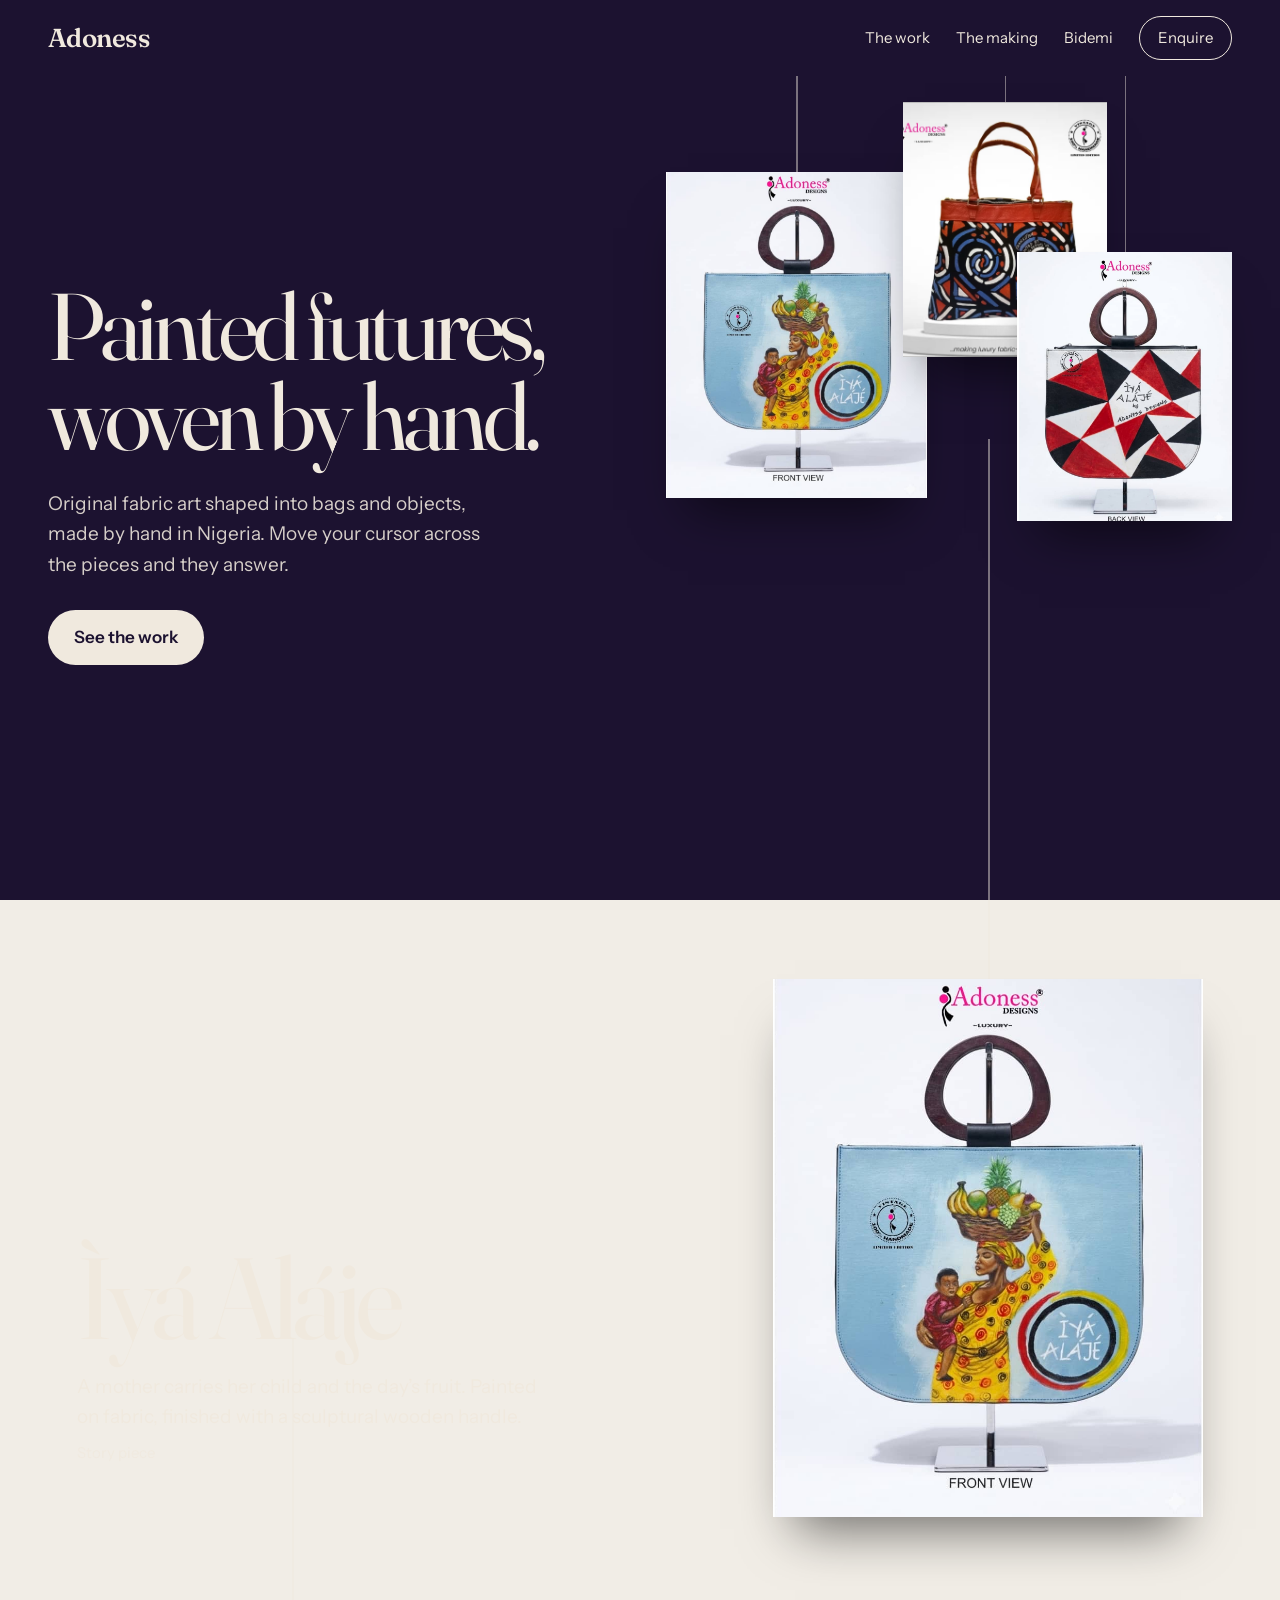
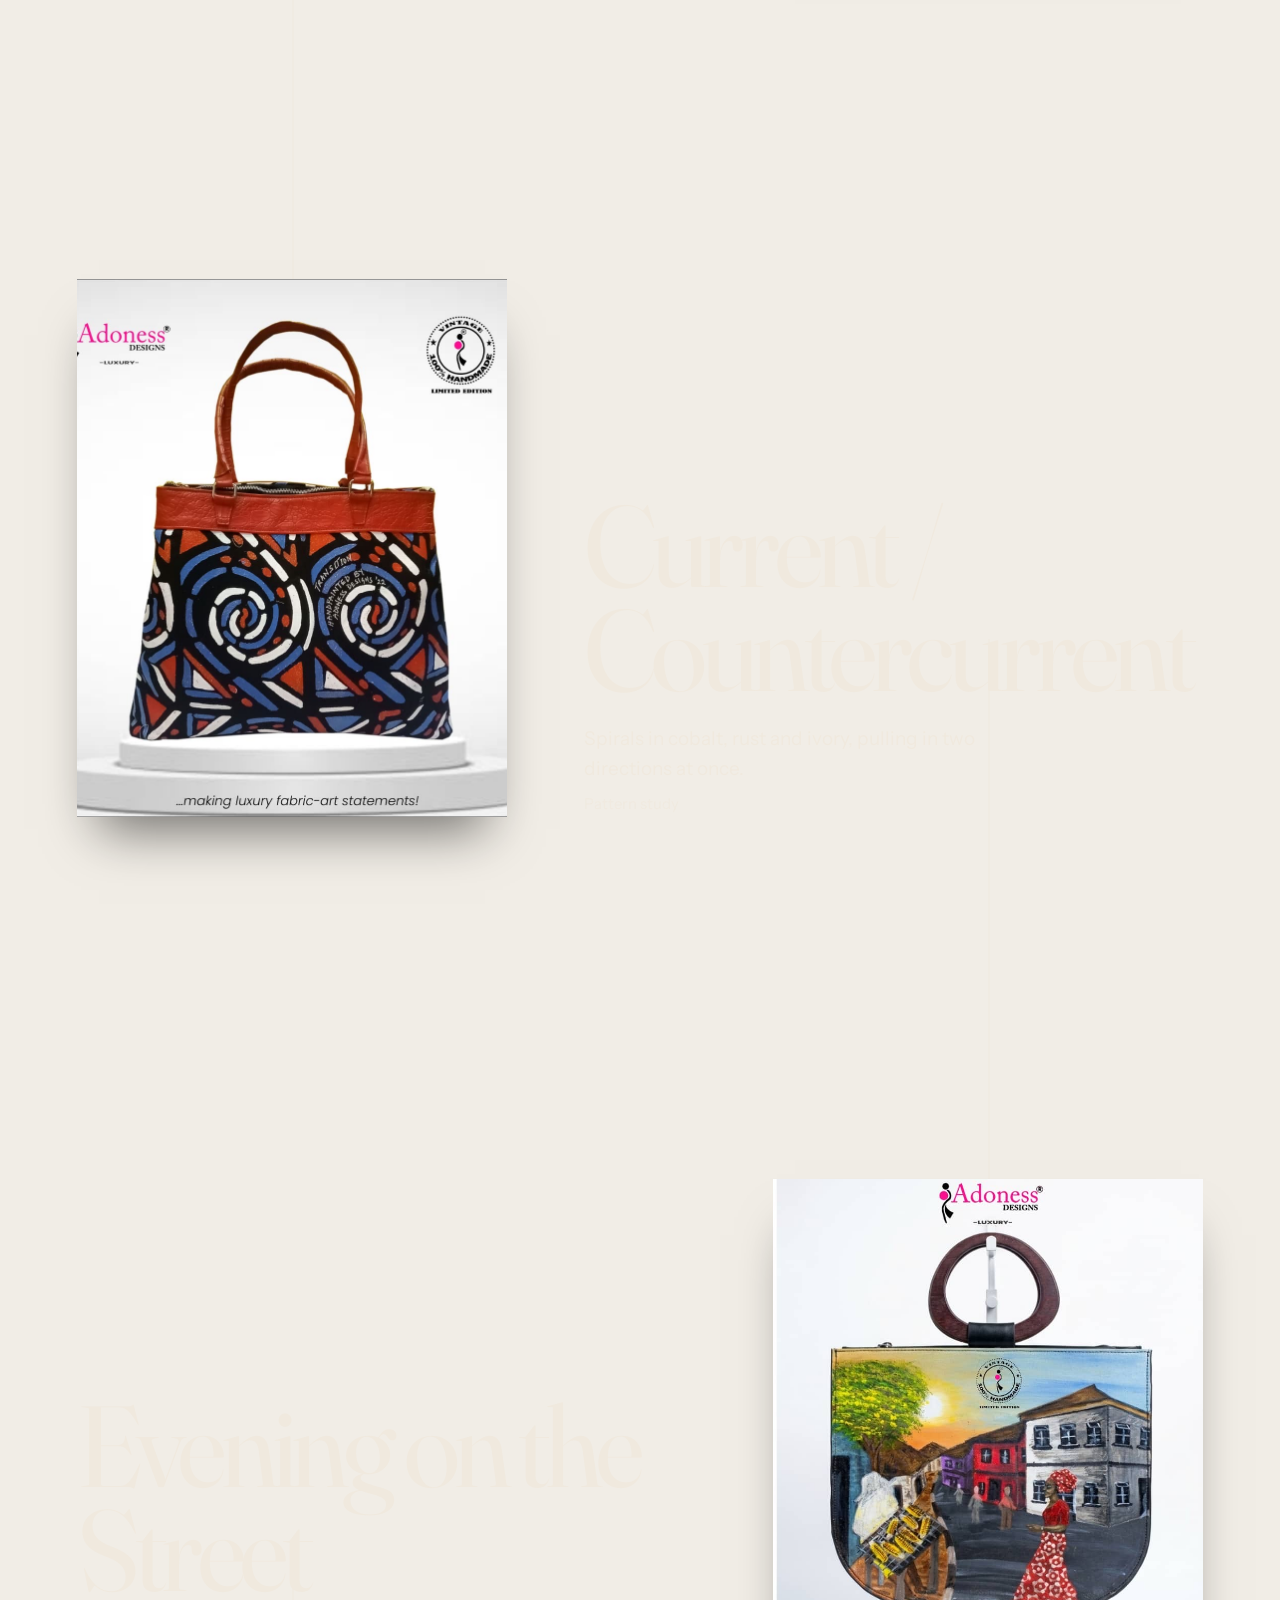
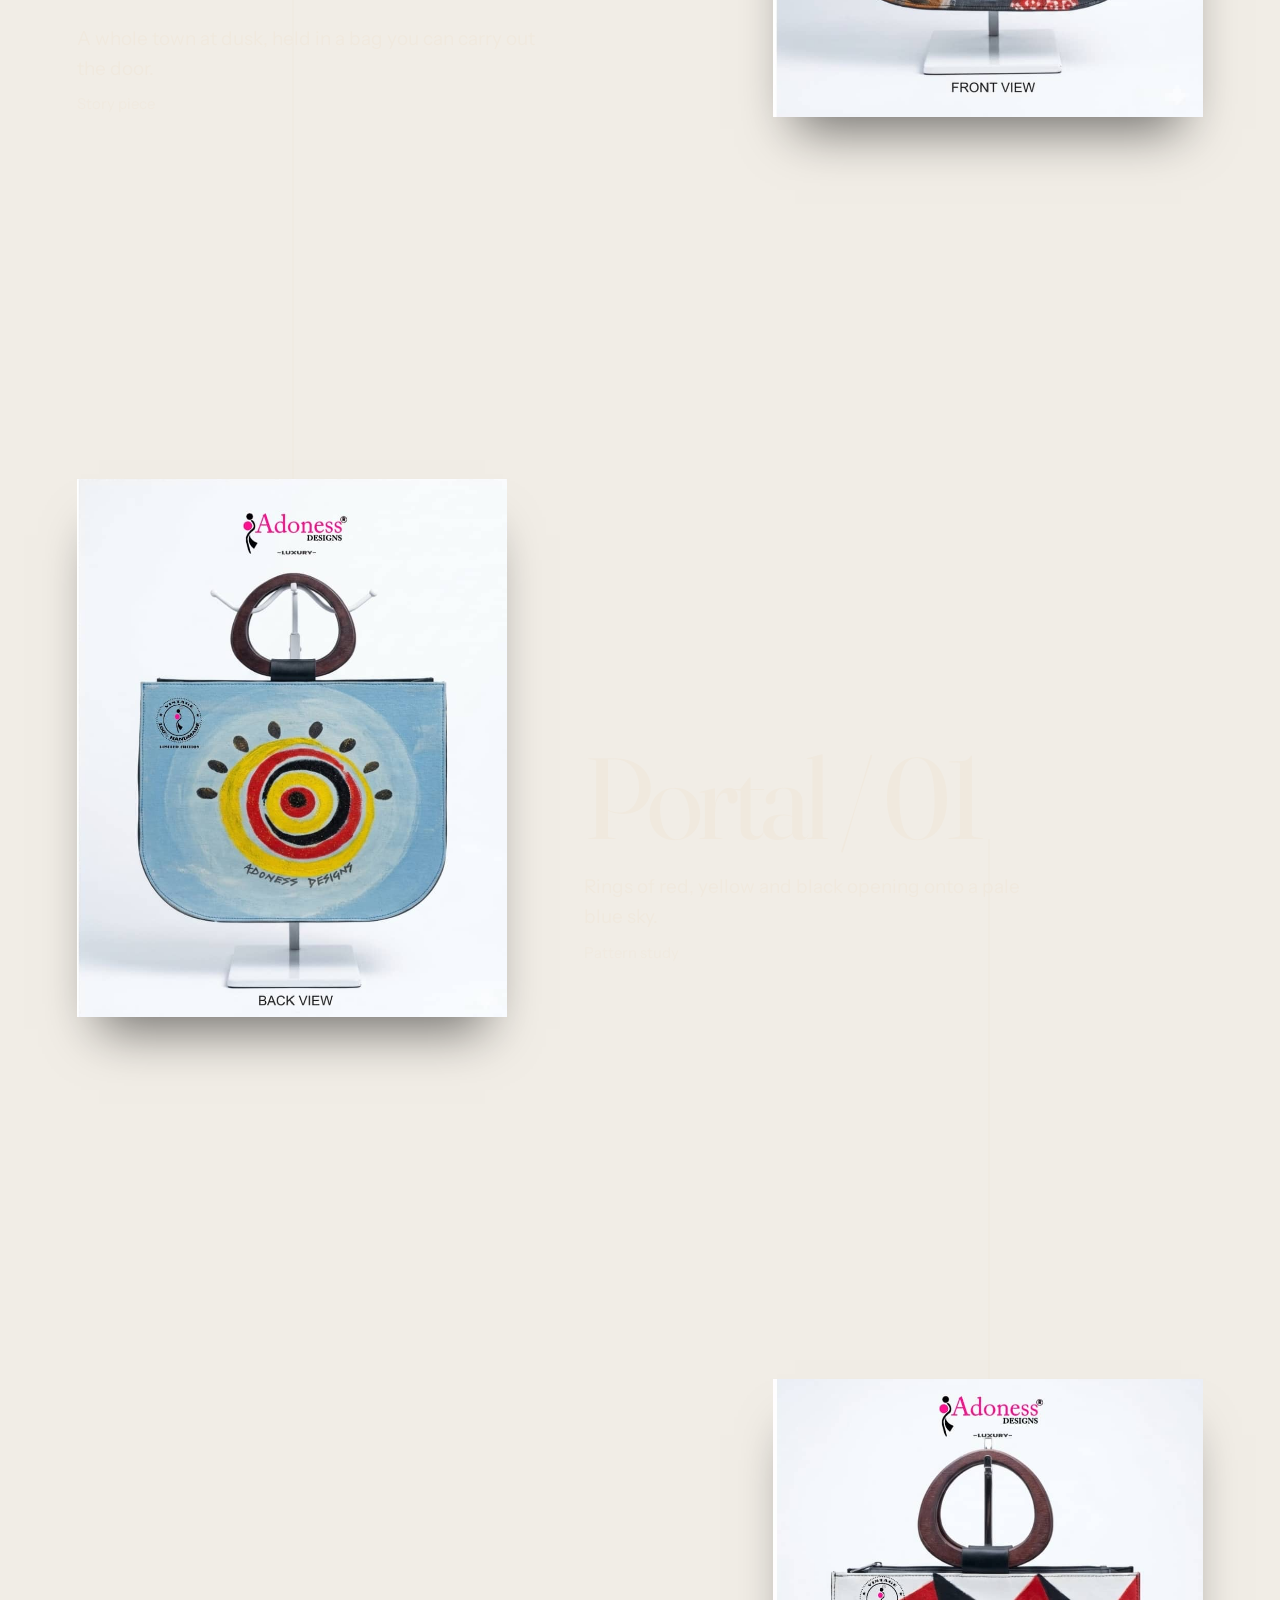
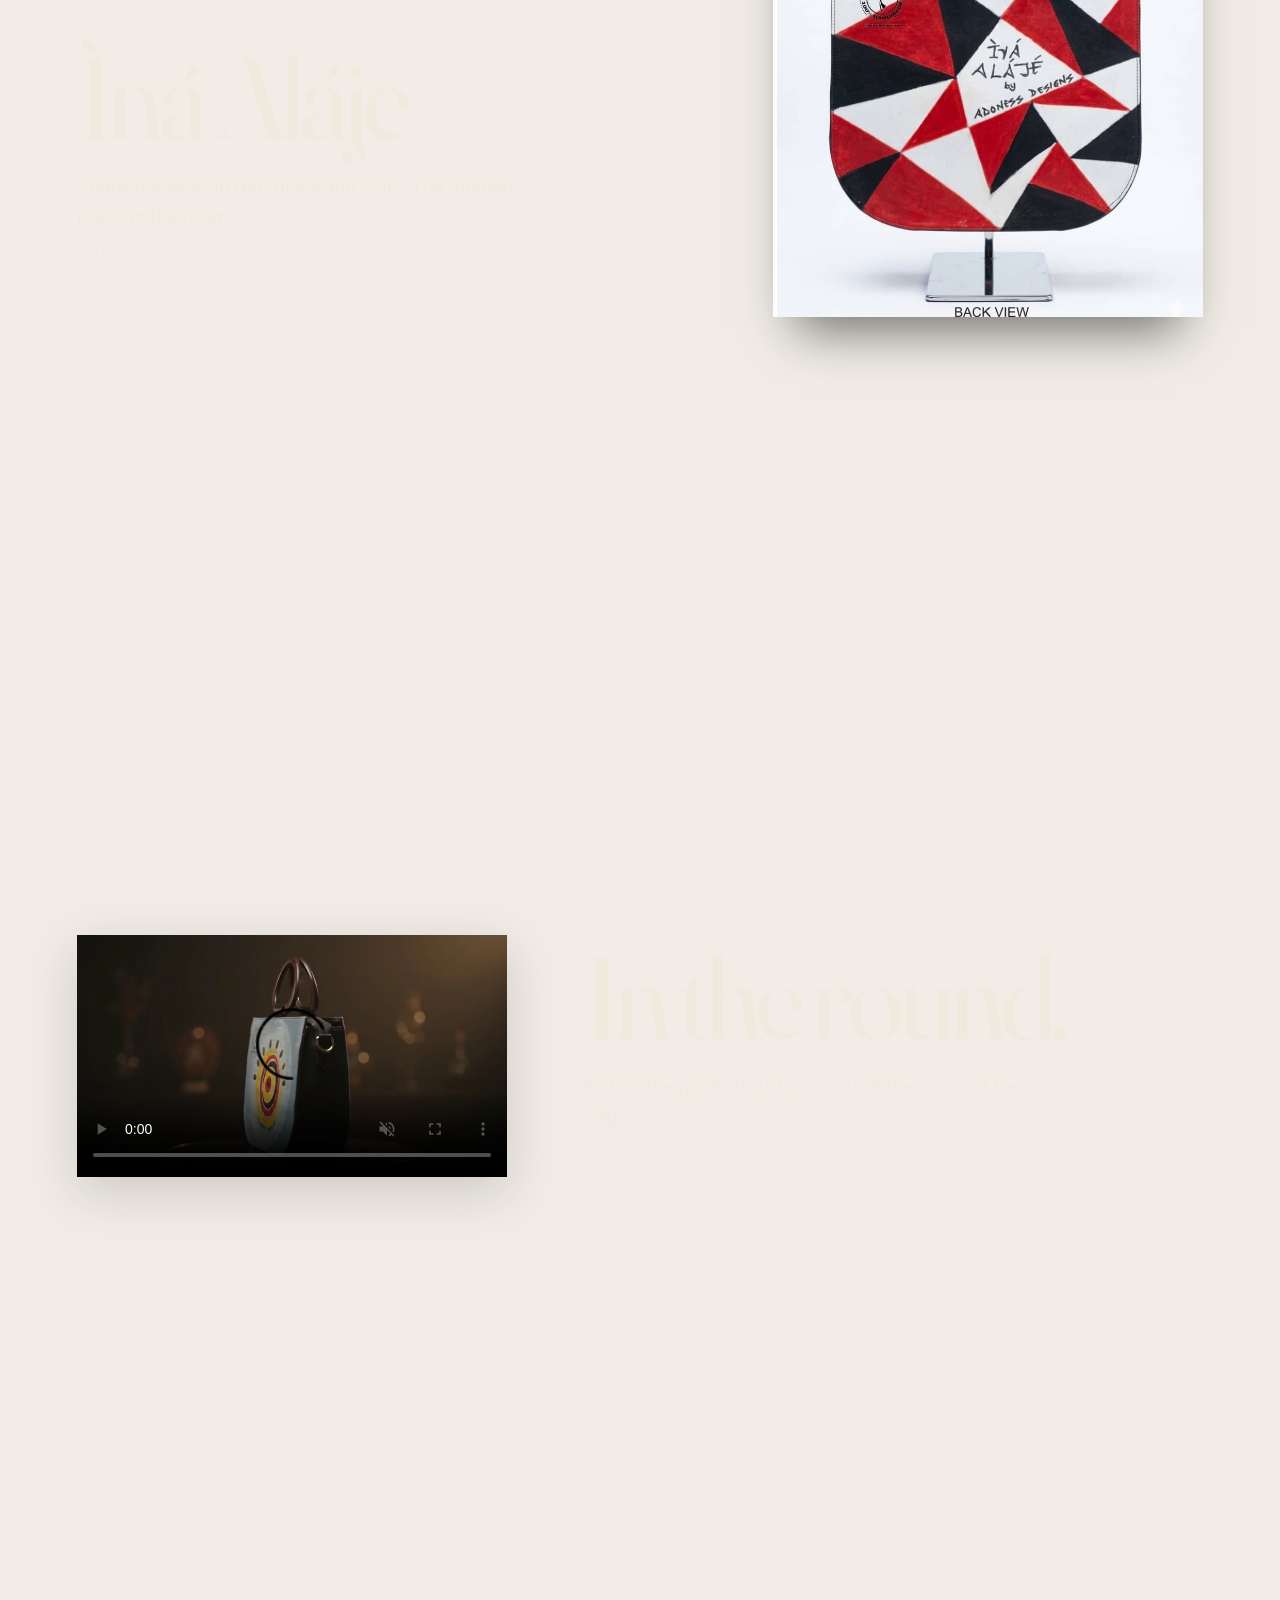
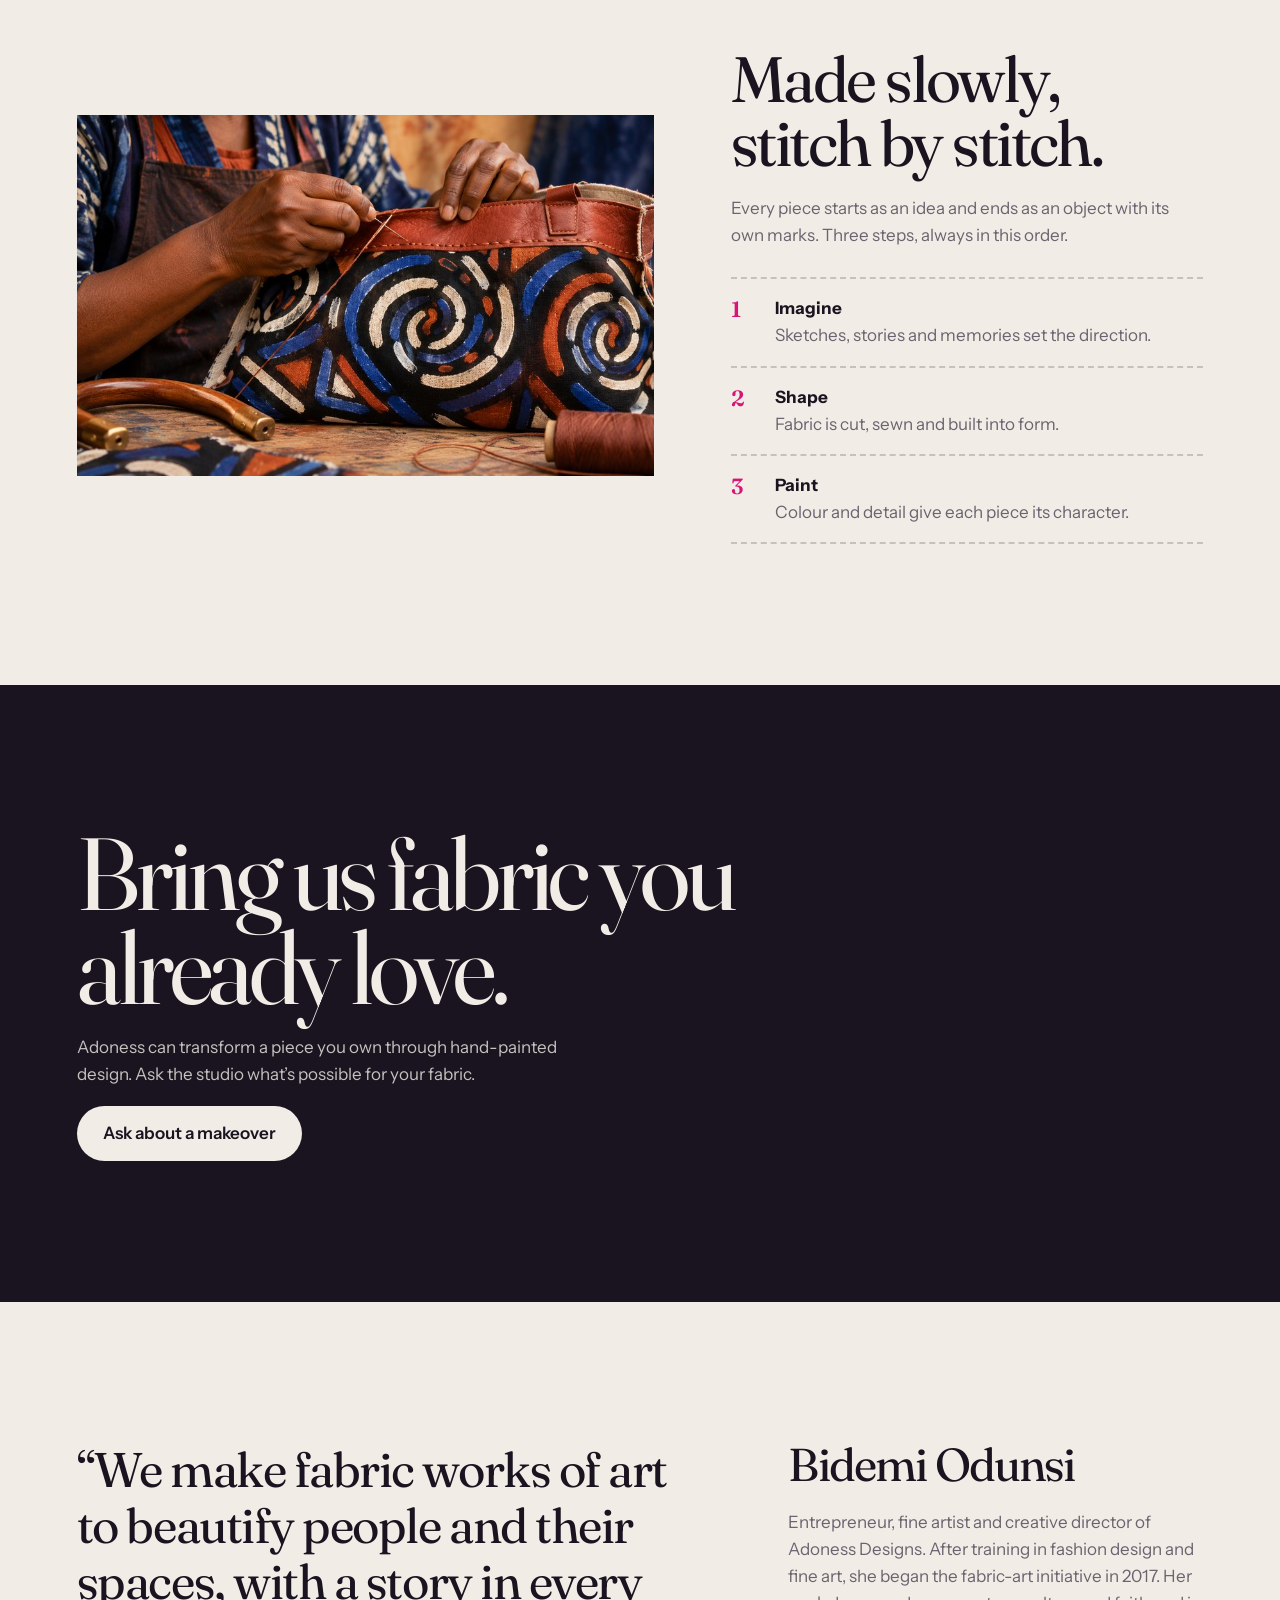
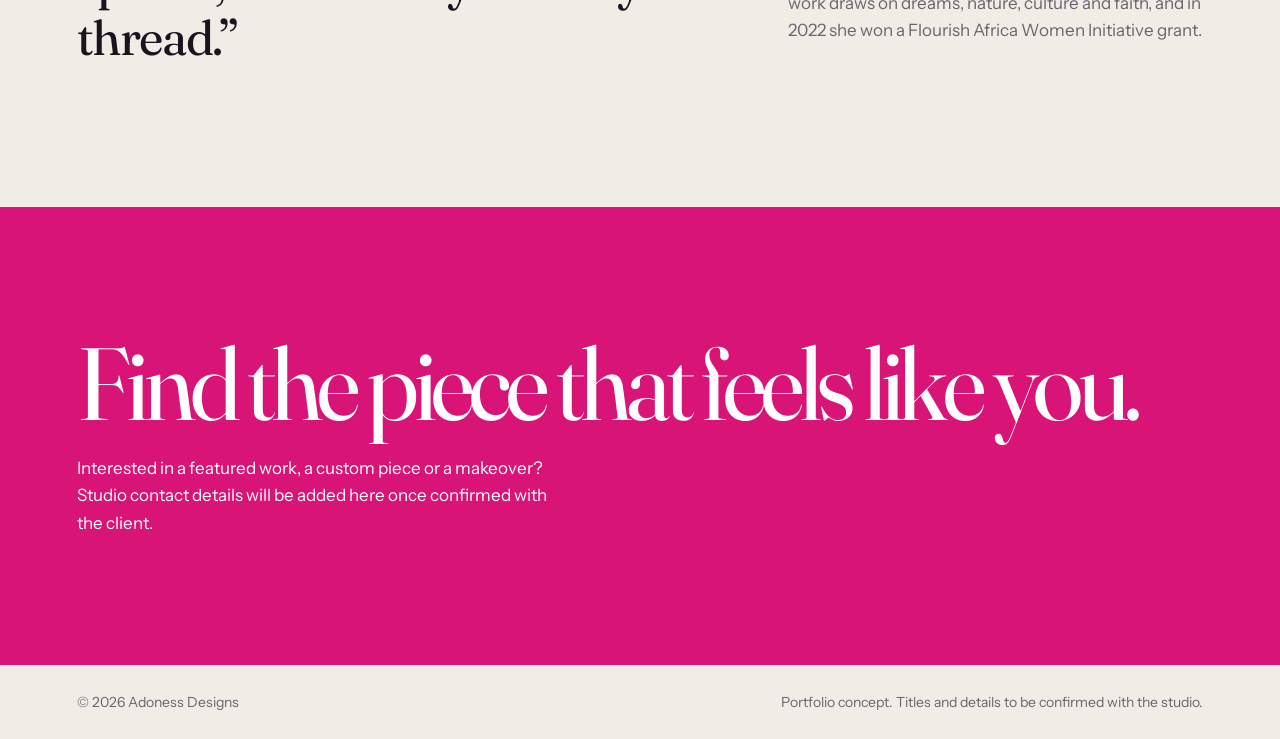
<file: hanging-gallery/index.html>
<!doctype html>
<html lang="en">
<head>
<meta charset="utf-8">
<meta name="viewport" content="width=device-width, initial-scale=1, viewport-fit=cover">
<title>Adoness Designs: fabric art, hung and handled</title>
<meta name="description" content="Original hand-painted fabric art, shaped into bags and objects by Adoness Designs.">
<link rel="preconnect" href="https://fonts.googleapis.com"><link rel="preconnect" href="https://fonts.gstatic.com" crossorigin>
<link href="https://fonts.googleapis.com/css2?family=Fraunces:opsz,wght@9..144,400;9..144,600&family=Instrument+Sans:wght@400;500;600&display=swap" rel="stylesheet">
<style>
:root{--bg:#f1ede6;--fg:#1a1420;--mute:#6b6370;--line:rgba(26,20,32,.2);--pink:#d91477;--serif:'Fraunces',Georgia,serif;--sans:'Instrument Sans',Arial,sans-serif;--rf:#f0e9de;box-sizing:border-box;padding-top:env(safe-area-inset-top,0px);padding-bottom:env(safe-area-inset-bottom,0px)}
@media(prefers-color-scheme:dark){:root:not([data-theme="light"]){--bg:#150f1b;--fg:#f0e9de;--mute:#a79eac;--line:rgba(240,233,222,.2)}}
:root[data-theme="dark"]{--bg:#150f1b;--fg:#f0e9de;--mute:#a79eac;--line:rgba(240,233,222,.2)}
html{scroll-behavior:smooth;scroll-padding-top:calc(env(safe-area-inset-top,0px) + 70px)}
*,*::before,*::after{box-sizing:border-box}
body{margin:0;background:var(--bg);color:var(--fg);font:400 17px/1.6 var(--sans)}
a{color:inherit}img{display:block;max-width:100%}
:focus-visible{outline:3px solid var(--pink);outline-offset:3px}
.room{position:fixed;inset:0;z-index:-1;background:#1c1230;transition:background .9s ease}
body::before{content:"";position:fixed;inset:0 0 auto;height:env(safe-area-inset-top,0px);z-index:11;background:var(--rbg,#1c1230);transition:background .9s ease}
header{position:sticky;top:env(safe-area-inset-top,0px);z-index:10;display:flex;justify-content:space-between;align-items:center;padding:16px clamp(18px,4vw,48px);color:var(--rf);transition:color .9s}
.logo{font:600 26px/1 var(--serif);text-decoration:none;letter-spacing:-.02em}
nav{display:flex;gap:26px;align-items:center;font-size:15px}nav a{text-decoration:none}nav a:hover{text-decoration:underline;text-underline-offset:5px}
nav .cta{border:1.5px solid currentColor;border-radius:99px;padding:9px 18px}
.hero{min-height:calc(100svh - 70px);display:grid;grid-template-columns:1fr 1fr;align-items:center;gap:4vw;padding:2vh clamp(18px,4vw,48px) 6vh;color:var(--rf);overflow:hidden}
.hero h1{font:400 clamp(52px,7.4vw,122px)/.95 var(--serif);letter-spacing:-.045em;margin:0 0 28px;font-variation-settings:"opsz" 144}
.hero p{max-width:34ch;font-size:19px;margin:0 0 30px;opacity:.88}
.btn{display:inline-block;background:var(--rf);color:#1c1230;border-radius:99px;padding:14px 26px;font-weight:600;text-decoration:none;transition:transform .2s}.btn:hover{transform:translateY(-2px)}
.stage{position:relative;height:min(78vh,720px)}
.hang{position:absolute;top:-40px;transform-origin:50% 0;width:var(--w);left:var(--x);padding-top:var(--drop)}
.hang::before{content:"";position:absolute;left:50%;bottom:calc(100% - var(--drop));height:120vh;width:1.5px;background:currentColor;opacity:.45}
.plate{background:#e8e5e2;box-shadow:0 34px 50px -22px rgba(0,0,0,.55);transform:perspective(900px) rotateX(var(--rx,0deg)) rotateY(var(--ry,0deg));transition:transform .25s ease-out;will-change:transform}
.plate img{width:100%;aspect-ratio:4/5;object-fit:cover}
.swing.in{animation:swing 3.4s cubic-bezier(.25,.6,.3,1) both}
@keyframes swing{0%{transform:rotate(16deg)}18%{transform:rotate(-11deg)}38%{transform:rotate(7deg)}58%{transform:rotate(-4deg)}78%{transform:rotate(1.8deg)}100%{transform:rotate(0)}}
.ch{min-height:100svh;display:grid;grid-template-columns:minmax(260px,430px) 1fr;align-items:center;gap:6vw;padding:12vh clamp(18px,6vw,100px);color:var(--cf)}
.ch:nth-of-type(even){grid-template-columns:1fr minmax(260px,430px)}.ch:nth-of-type(even) .hang{order:2}
.ch .hang{position:relative;left:0;top:-12vh;width:100%;--drop:0px;padding-top:0;margin-top:0}
.ch .hang::before{bottom:100%;height:60vh}
.ch h2{font:400 clamp(54px,9vw,150px)/.9 var(--serif);letter-spacing:-.05em;margin:0 0 22px;font-variation-settings:"opsz" 144}
.ch p{max-width:36ch;font-size:19px;margin:0 0 6px}.ch small{font-size:15px;opacity:.75}
.sec{padding:clamp(70px,11vw,150px) clamp(18px,6vw,100px)}
.making{display:grid;grid-template-columns:1.1fr .9fr;gap:6vw;align-items:center}
.making img{width:100%;aspect-ratio:16/10;object-fit:cover}
.sec h3{font:400 clamp(38px,5vw,76px)/1 var(--serif);letter-spacing:-.04em;margin:0 0 20px}
.sec p{color:var(--mute);max-width:46ch}
ol{list-style:none;padding:0;margin:28px 0 0;border-top:2px dashed var(--line)}
li{display:grid;grid-template-columns:44px 1fr;padding:16px 0;border-bottom:2px dashed var(--line)}
li b{font:600 22px var(--serif);color:var(--pink)}li strong{display:block;color:var(--fg)}li span{color:var(--mute)}
.makeover{background:var(--fg);color:var(--bg);text-align:left}
.makeover h3{max-width:14ch;font-size:clamp(48px,8vw,130px);line-height:.92}.makeover p{color:inherit;opacity:.8}
.makeover .btn{background:var(--bg);color:var(--fg)}
.about{display:grid;grid-template-columns:1.2fr .8fr;gap:7vw;align-items:start}
.about q{font:400 clamp(30px,3.8vw,56px)/1.15 var(--serif);letter-spacing:-.03em;quotes:"\201C" "\201D"}
.contact{background:var(--pink);color:#fff;padding:clamp(70px,10vw,130px) clamp(18px,6vw,100px)}
.contact h3{font:400 clamp(48px,8vw,128px)/.94 var(--serif);letter-spacing:-.05em;margin:0 0 24px}.contact p{max-width:44ch;margin:0}
footer{padding:26px clamp(18px,6vw,100px);display:flex;flex-wrap:wrap;gap:12px 28px;justify-content:space-between;font-size:14px;color:var(--mute)}
@media(max-width:820px){nav a:not(.cta){display:none}.hero,.making,.about{grid-template-columns:1fr}.stage{height:118vw}.ch,.ch:nth-of-type(even){grid-template-columns:1fr;padding-top:14vh}.ch:nth-of-type(even) .hang{order:0}.ch .hang{max-width:340px;margin:0 auto}}
@media(prefers-reduced-motion:reduce){*{animation:none!important;transition:none!important;scroll-behavior:auto!important}}
</style>
<link rel="stylesheet" href="../media/films.css">
  <script defer src="../media/films.js"></script>
</head>
<body>
<div class="room" id="room" aria-hidden="true"></div>
<header><a class="logo" href="#top">Adoness</a><nav aria-label="Main"><a href="#work">The work</a><a href="#making">The making</a><a href="#about">Bidemi</a><a class="cta" href="#contact">Enquire</a></nav></header>
<main id="top">
<section class="hero" data-room="#1c1230" data-fg="#f0e9de" data-dark="#1c1230">
  <div><h1>Painted futures, woven by hand.</h1><p>Original fabric art shaped into bags and objects, made by hand in Nigeria. Move your cursor across the pieces and they answer.</p><a class="btn" href="#work">See the work</a></div>
  <div class="stage" id="stage">
    <div class="hang swing in" style="--w:46%;--x:0%;--drop:90px;animation-delay:.1s"><div class="plate"><img src="../media/market.jpg" alt="Mother and child beneath a fruit basket"></div></div>
    <div class="hang swing in" style="--w:36%;--x:42%;--drop:20px;animation-delay:.35s"><div class="plate"><img src="../media/spiral.jpg" alt="Cobalt and terracotta spiral tote"></div></div>
    <div class="hang swing in" style="--w:38%;--x:62%;--drop:170px;animation-delay:.6s"><div class="plate"><img src="../media/triangle.jpg" alt="Red, black and ivory geometry"></div></div>
  </div>
</section>

<section class="ch" id="work" data-room="#bfe0ec" data-dark="#16323f" data-fg="#17202a" data-fgd="#e8f3f8">
  <div class="hang swing"><div class="plate"><img src="../media/market.jpg" alt="Mother and child beneath a fruit basket"></div></div>
  <div><h2>Ìyá Aláje</h2><p>A mother carries her child and the day’s fruit. Painted on fabric, finished with a sculptural wooden handle.</p><small>Story piece</small></div>
</section>
<section class="ch" data-room="#23378f" data-dark="#0d1647" data-fg="#f6efe3" data-fgd="#f6efe3">
  <div class="hang swing"><div class="plate"><img src="../media/spiral.jpg" alt="Cobalt and terracotta spiral tote"></div></div>
  <div><h2>Current / Countercurrent</h2><p>Spirals in cobalt, rust and ivory, pulling in two directions at once.</p><small>Pattern study</small></div>
</section>
<section class="ch" data-room="#e3a02f" data-dark="#4a3210" data-fg="#241709" data-fgd="#f6e6c6">
  <div class="hang swing"><div class="plate"><img src="../media/street.jpg" alt="Painted street scene"></div></div>
  <div><h2>Evening on the Street</h2><p>A whole town at dusk, held in a bag you can carry out the door.</p><small>Story piece</small></div>
</section>
<section class="ch" data-room="#d91477" data-dark="#560a33" data-fg="#fff7fb" data-fgd="#fff7fb">
  <div class="hang swing"><div class="plate"><img src="../media/circle.jpg" alt="Concentric circles on pale blue fabric"></div></div>
  <div><h2>Portal / 01</h2><p>Rings of red, yellow and black opening onto a pale blue sky.</p><small>Pattern study</small></div>
</section>
<section class="ch" data-room="#ece4d4" data-dark="#1b1518" data-fg="#1a1420" data-fgd="#f0e9de">
  <div class="hang swing"><div class="plate"><img src="../media/triangle.jpg" alt="Red, black and ivory geometry"></div></div>
  <div><h2>Ìná Aláje</h2><p>Sharp triangles in red, black and ivory. The loudest piece in the room.</p><small>Pattern study</small></div>
</section>

<section class="ch film-room" data-room="#e7d9cb" data-dark="#281e21" data-fg="#2b1e24" data-fgd="#f5e7dc">
  <video class="studio-film" controls muted loop playsinline preload="none" aria-label="A hand-painted bag turning to reveal its sides" poster="../media/painted-in-the-round-poster.jpg" src="../media/painted-in-the-round.mp4"></video>
  <div><h2>In the round.</h2><p>Follow the painted surface around the curve of the bag.</p><small>Motion study</small></div>
</section>
<section class="sec making" id="making">
  <img src="../media/making.jpg" alt="Studio concept showing hands working on a bag">
  <div><h3>Made slowly, stitch by stitch.</h3><p>Every piece starts as an idea and ends as an object with its own marks. Three steps, always in this order.</p>
  <ol><li><b>1</b><div><strong>Imagine</strong><span>Sketches, stories and memories set the direction.</span></div></li><li><b>2</b><div><strong>Shape</strong><span>Fabric is cut, sewn and built into form.</span></div></li><li><b>3</b><div><strong>Paint</strong><span>Colour and detail give each piece its character.</span></div></li></ol></div>
</section>

<section class="sec makeover" id="makeover">
  <h3>Bring us fabric you already love.</h3><p>Adoness can transform a piece you own through hand-painted design. Ask the studio what’s possible for your fabric.</p><a class="btn" href="#contact">Ask about a makeover</a>
</section>

<section class="sec about" id="about">
  <q>We make fabric works of art to beautify people and their spaces, with a story in every thread.</q>
  <div><h3 style="font-size:clamp(32px,3.6vw,52px)">Bidemi Odunsi</h3><p>Entrepreneur, fine artist and creative director of Adoness Designs. After training in fashion design and fine art, she began the fabric-art initiative in 2017. Her work draws on dreams, nature, culture and faith, and in 2022 she won a Flourish Africa Women Initiative grant.</p></div>
</section>

<section class="contact" id="contact"><h3>Find the piece that feels like you.</h3><p>Interested in a featured work, a custom piece or a makeover? Studio contact details will be added here once confirmed with the client.</p></section>
</main>
<footer><span>© <span id="y"></span> Adoness Designs</span><span>Portfolio concept. Titles and details to be confirmed with the studio.</span></footer>
<script>
const $=s=>[...document.querySelectorAll(s)],room=document.getElementById('room'),root=document.documentElement;
const dark=matchMedia('(prefers-color-scheme: dark)');document.getElementById('y').textContent=new Date().getFullYear();
function paint(el){const d=dark.matches&&el.dataset.dark;const bg=d||el.dataset.room;room.style.background=bg;root.style.setProperty('--rbg',bg);
 const fg=(dark.matches&&el.dataset.fgd)||el.dataset.fg||'#f0e9de';root.style.setProperty('--rf',fg);$('.ch').forEach(c=>c.style.setProperty('--cf',fg))}
let cur=document.querySelector('[data-room]');
const io=new IntersectionObserver(es=>es.forEach(e=>{if(e.isIntersecting){cur=e.target;paint(cur);if(e.target.classList.contains('ch')){const h=e.target.querySelector('.swing:not(.in)');h&&h.classList.add('in')}}}),{threshold:.5});
$('[data-room]:not([hidden])').forEach(s=>io.observe(s));
new IntersectionObserver(([e])=>{if(e.isIntersecting){room.style.background='transparent';root.style.setProperty('--rbg','var(--bg)');root.style.setProperty('--rf','var(--fg)')}else if(cur)paint(cur)},{threshold:.15}).observe(document.querySelector('.sec.making'));
dark.addEventListener('change',()=>paint(cur));paint(cur);
// plates lean toward the pointer
$('.plate').forEach(p=>{p.addEventListener('pointermove',e=>{const r=p.getBoundingClientRect(),x=(e.clientX-r.left)/r.width-.5,y=(e.clientY-r.top)/r.height-.5;p.style.setProperty('--ry',x*16+'deg');p.style.setProperty('--rx',-y*12+'deg')});p.addEventListener('pointerleave',()=>{p.style.setProperty('--ry','0deg');p.style.setProperty('--rx','0deg')})});
// a nudge: pointer speed across the hero pushes the hanging pieces
const st=document.getElementById('stage');let lx=0,last=0;addEventListener('pointermove',e=>{const dx=e.clientX-lx;lx=e.clientX;if(Math.abs(dx)>40&&scrollY<innerHeight*.8&&performance.now()-last>3500&&(last=performance.now()))st.querySelectorAll('.hang').forEach((h,i)=>{if(!matchMedia('(prefers-reduced-motion:reduce)').matches){h.style.animation='none';h.offsetWidth;h.style.animation='swing '+(2.2+i*.3)+'s cubic-bezier(.25,.6,.3,1) both';h.style.animationDirection='normal'}})},{passive:true});

</script>
</body>
</html>
</file>
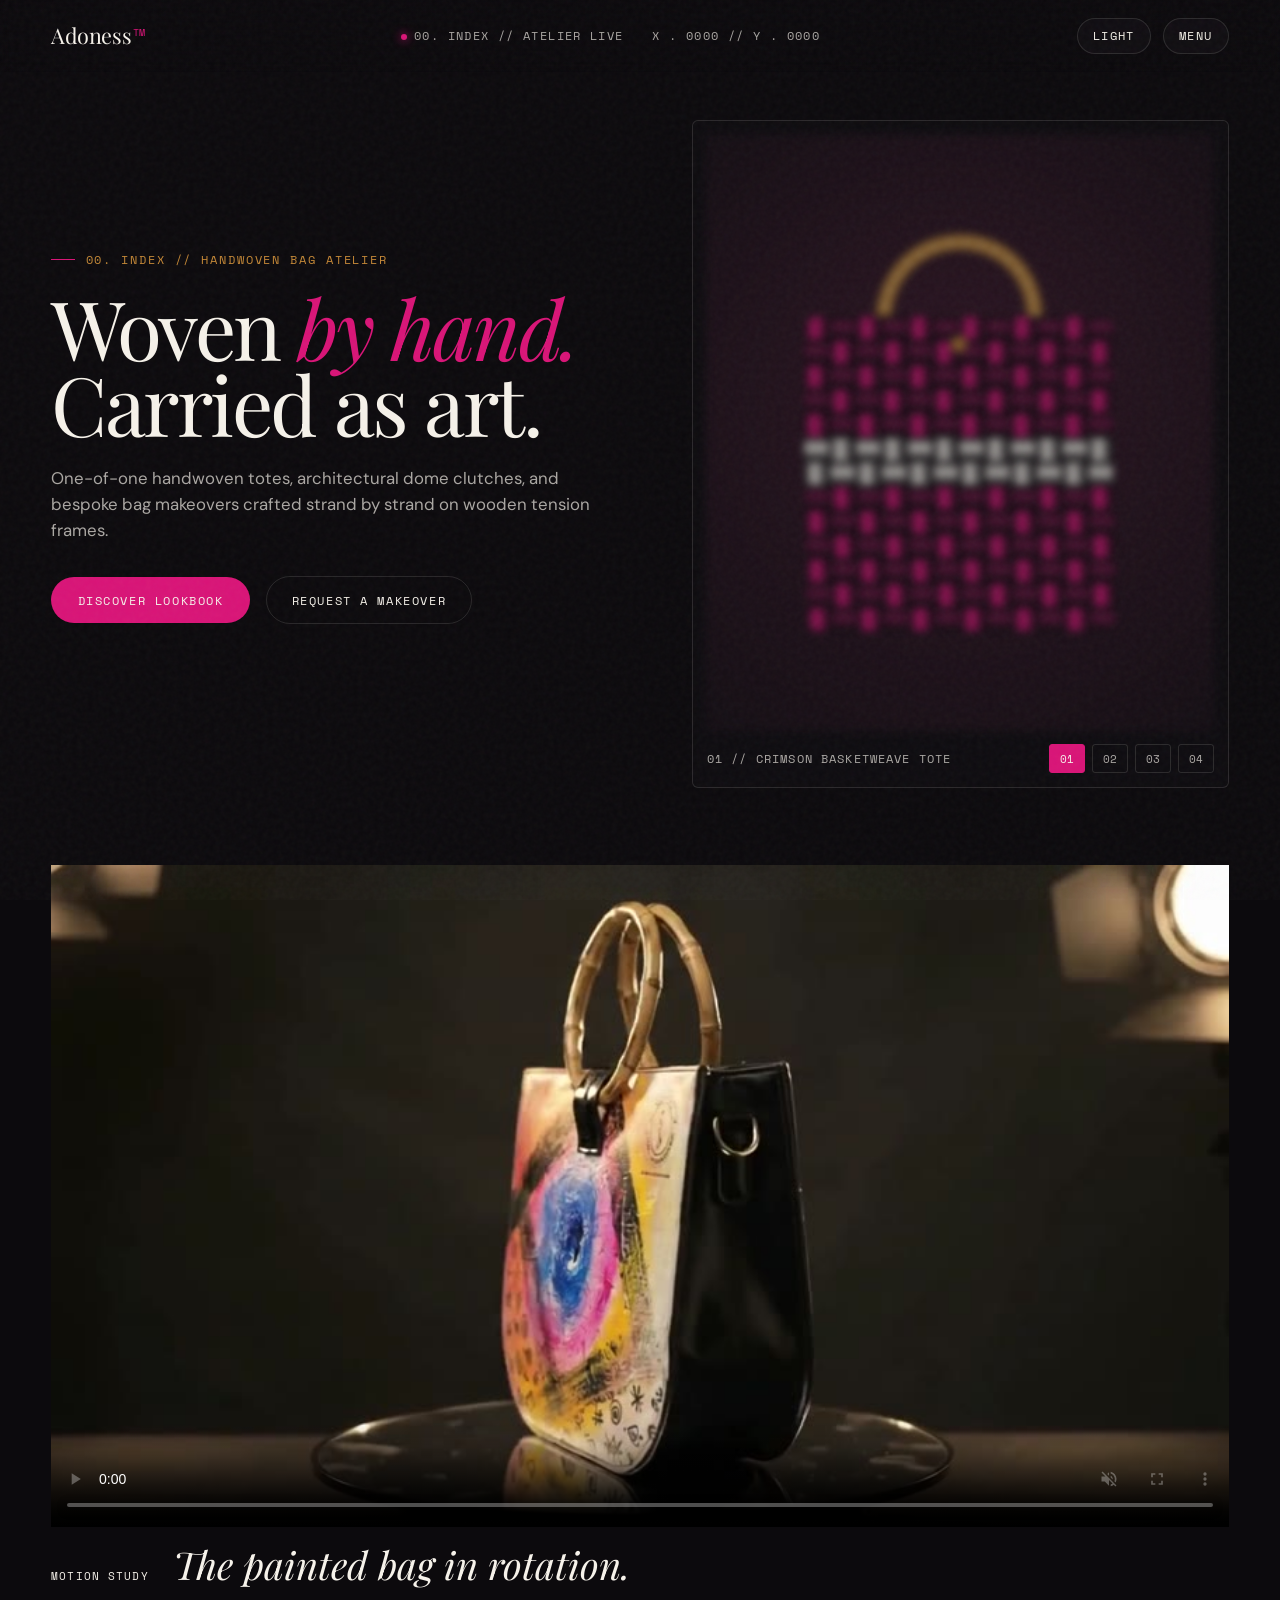
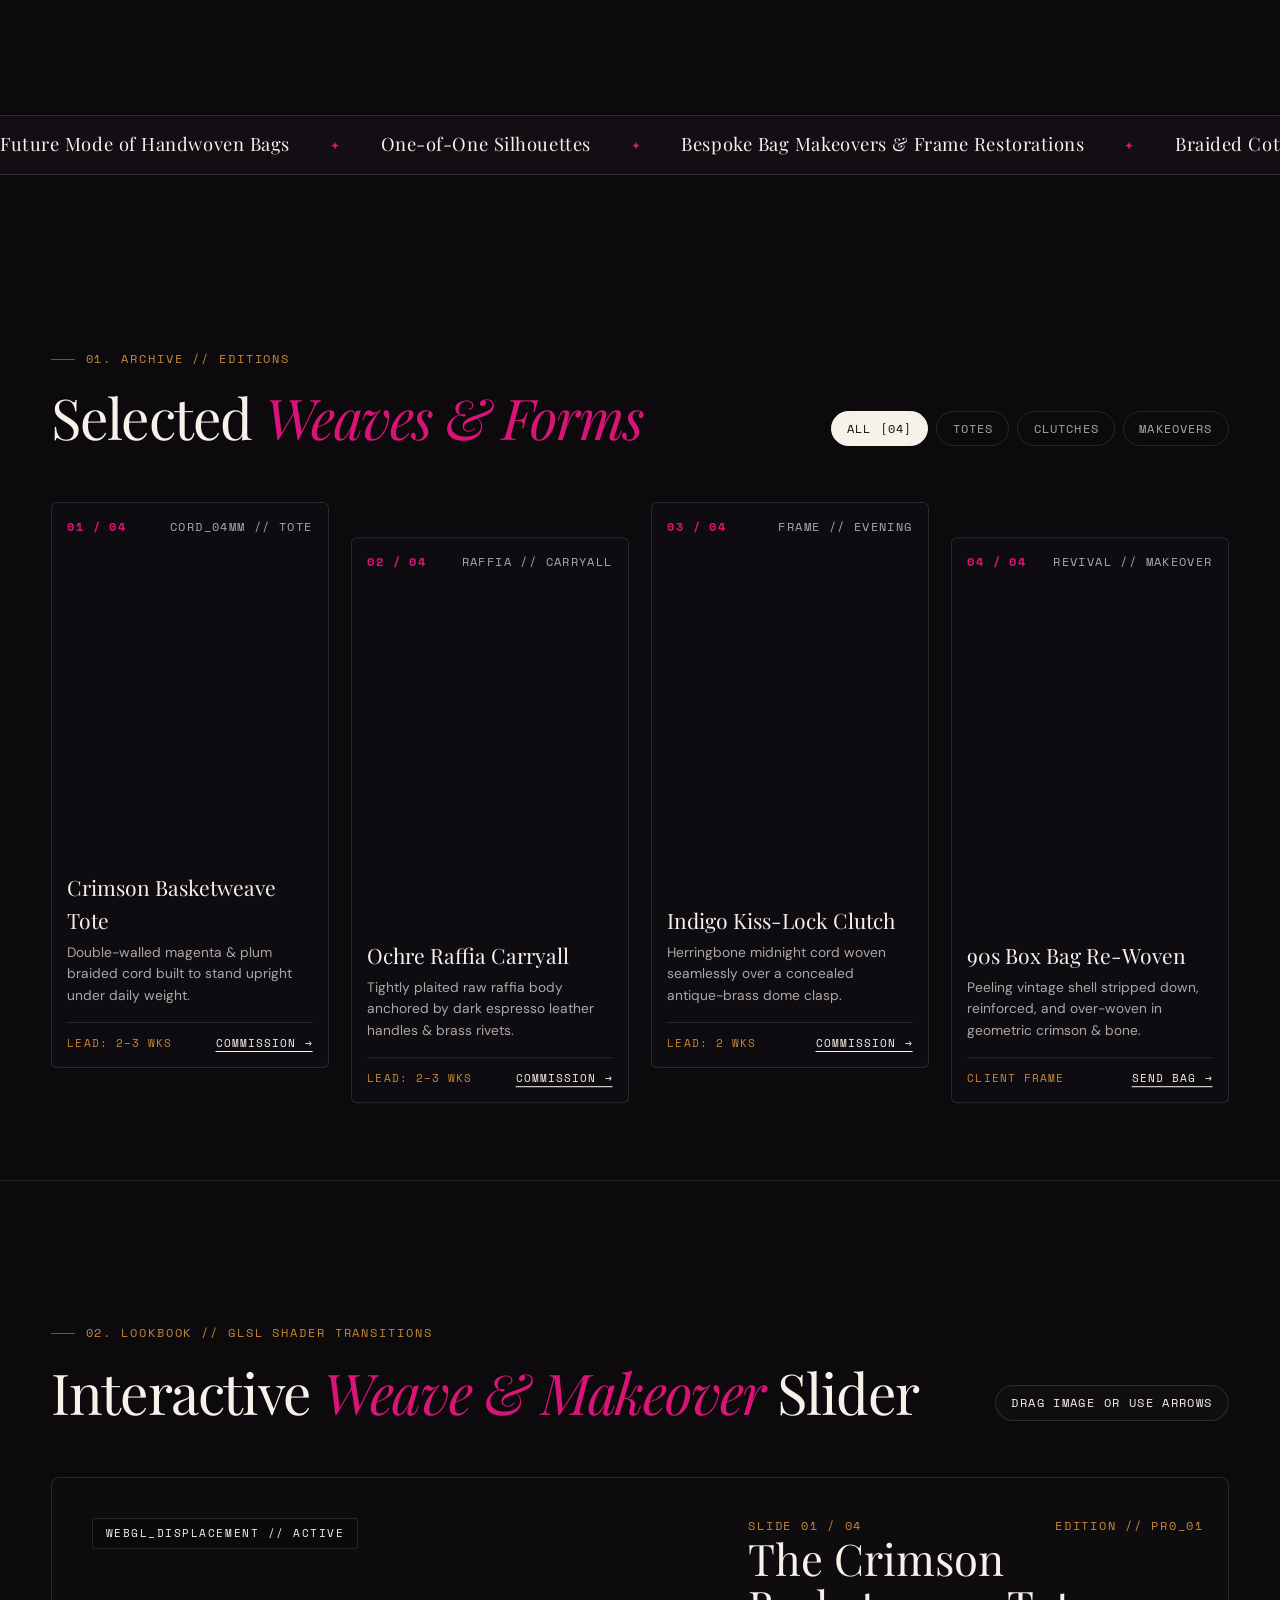
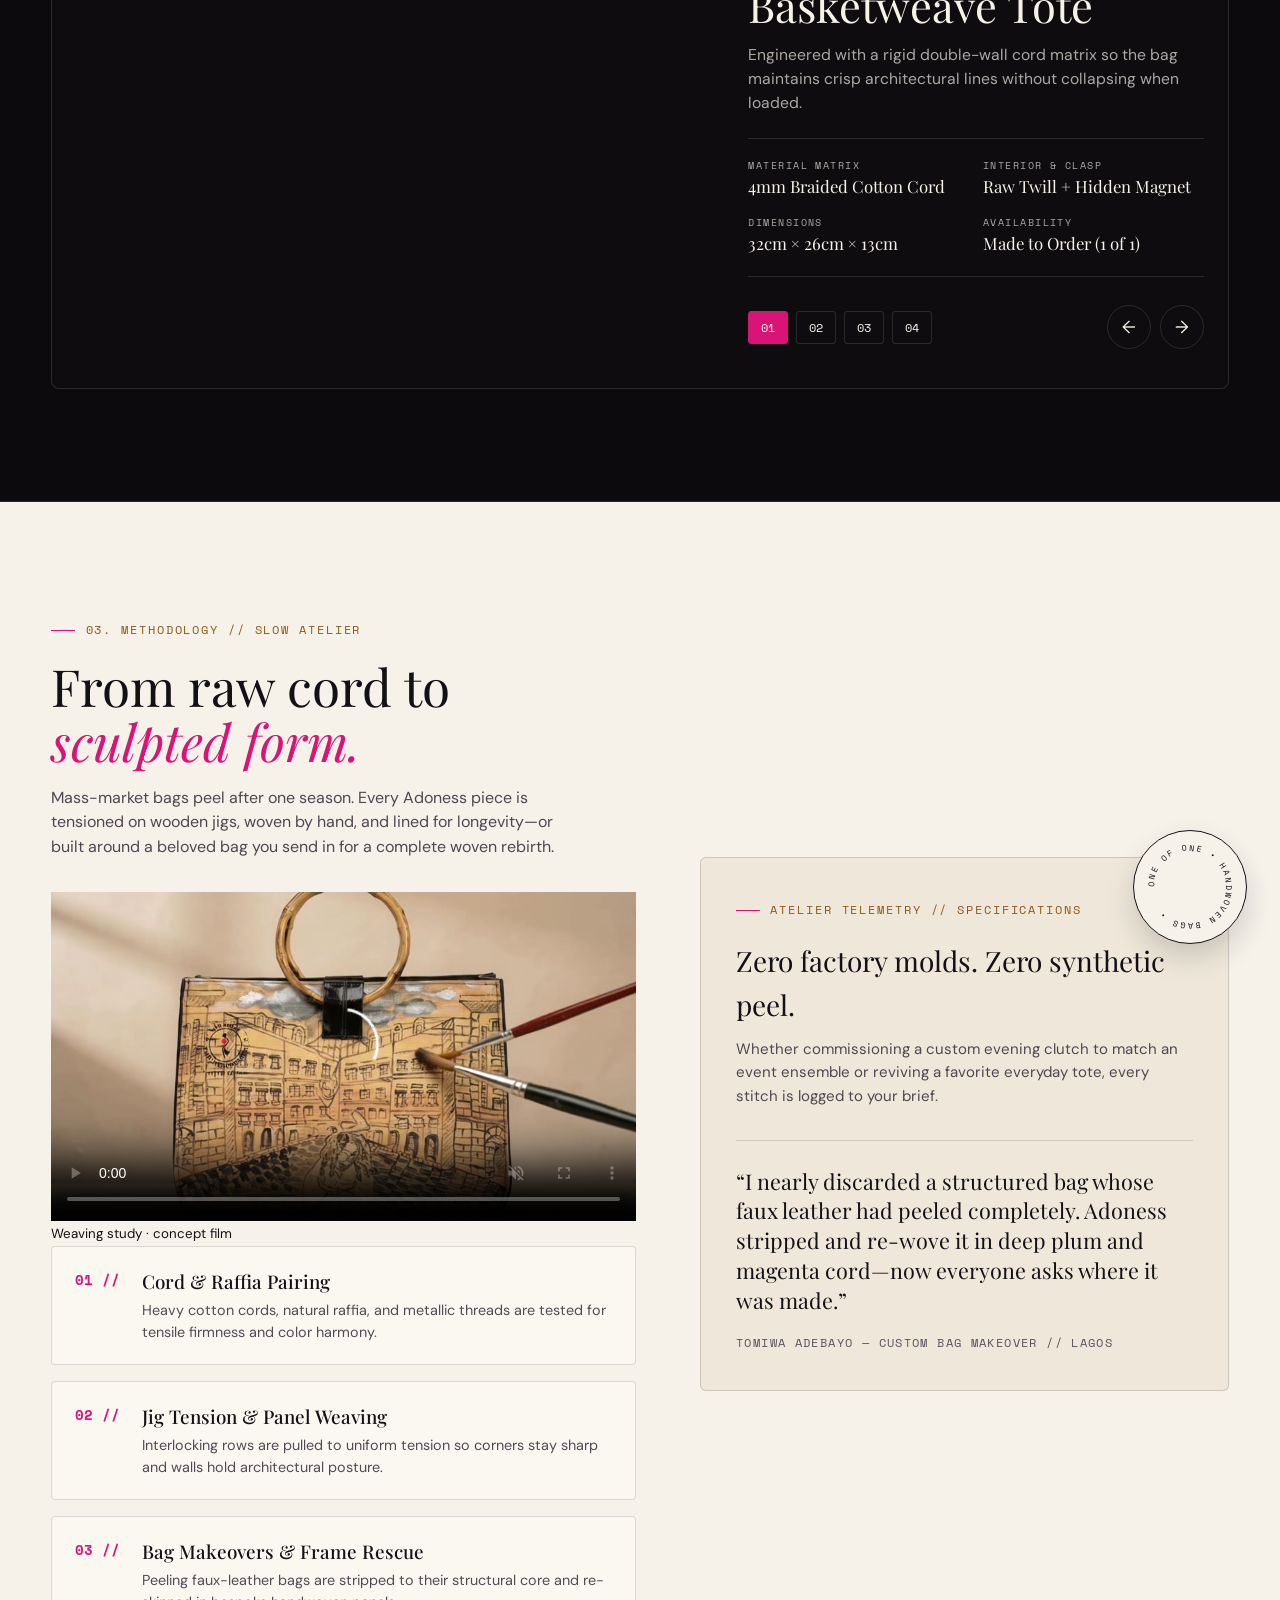
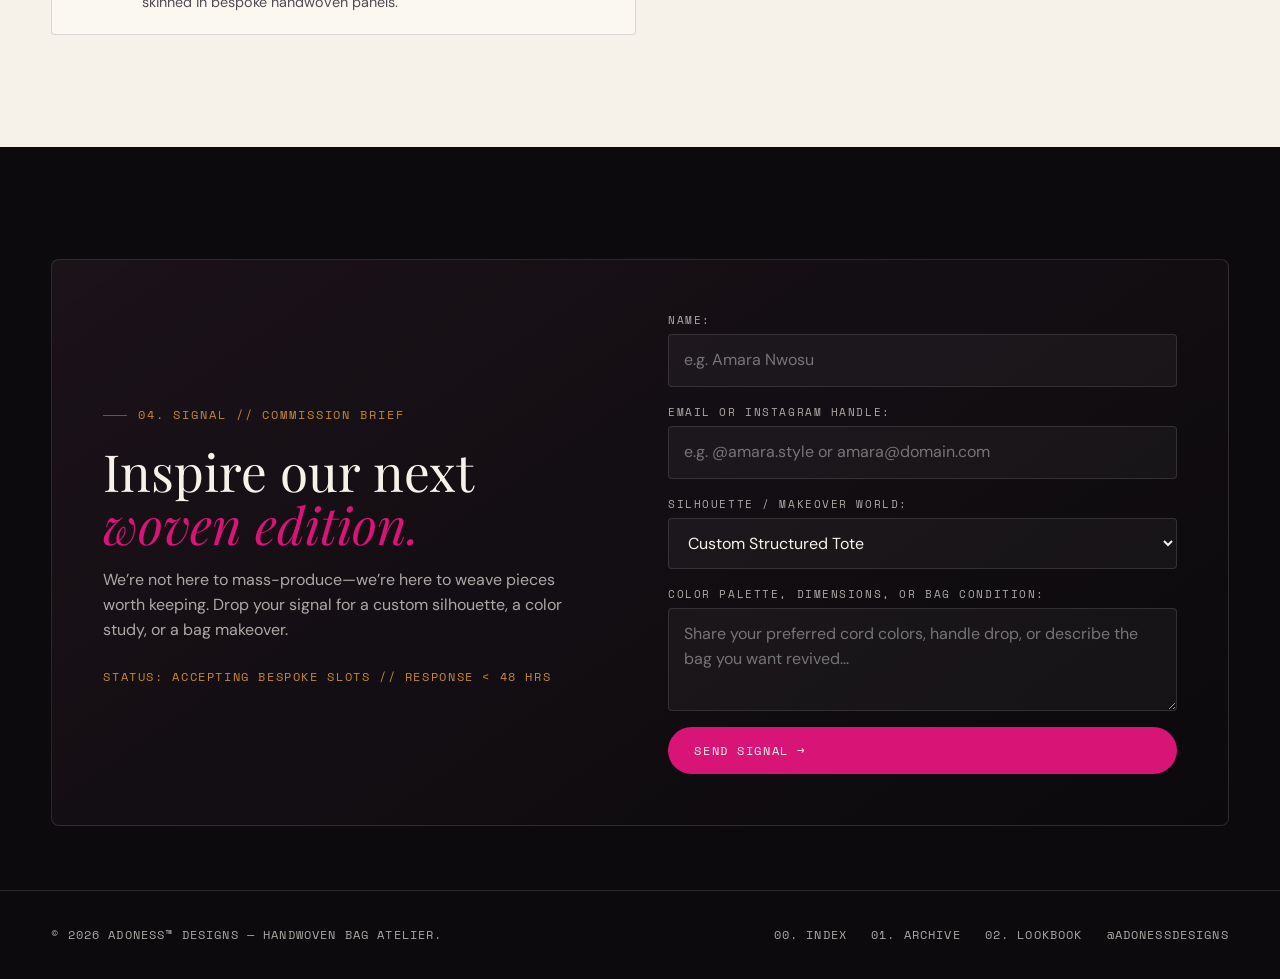
<file: motion-editorial/index.html>
<!DOCTYPE html>
<html lang="en">
<head>
  <meta charset="UTF-8" />
  <meta name="viewport" content="width=device-width, initial-scale=1.0" />
  <title>ADONESS™ — Handwoven Bag &amp; Accessories Atelier</title>
  <link rel="preconnect" href="https://fonts.googleapis.com" />
  <link rel="preconnect" href="https://fonts.gstatic.com" crossorigin />
  <link href="https://fonts.googleapis.com/css2?family=DM+Sans:ital,wght@0,400;0,500;0,700;1,400&family=Playfair+Display:ital,wght@0,400;0,500;0,600;1,400;1,600&family=Space+Mono:ital,wght@0,400;0,700;1,400&display=swap" rel="stylesheet" />
  <style>
    :root {
      --bg: #0c0a0d;
      --bg-elev: #141116;
      --paper: #f6f2ea;
      --paper-dim: rgba(246, 242, 234, 0.68);
      --paper-faint: rgba(246, 242, 234, 0.12);
      --ink: #141116;
      --pink: #d91477;
      --pink-glow: rgba(217, 20, 119, 0.42);
      --ochre: #c58836;
      --serif: "Playfair Display", Georgia, serif;
      --sans: "DM Sans", -apple-system, BlinkMacSystemFont, sans-serif;
      --mono: "Space Mono", monospace;
      --ease-expo: cubic-bezier(0.16, 1, 0.3, 1);
      --scroll: 0%;
    }

    *, *::before, *::after {
      box-sizing: border-box;
      margin: 0;
      padding: 0;
    }

    html {
      scroll-behavior: smooth;
      background: var(--bg);
      color: var(--paper);
      font-family: var(--sans);
      -webkit-font-smoothing: antialiased;
    }

    body {
      background: var(--bg);
      color: var(--paper);
      overflow-x: hidden;
      line-height: 1.55;
      cursor: none;
    }

    @media (hover: none), (pointer: coarse) {
      body { cursor: auto; }
      .custom-cursor { display: none !important; }
    }

    /* Subtle film grain */
    body::after {
      content: "";
      position: fixed;
      inset: 0;
      z-index: 999;
      pointer-events: none;
      opacity: 0.04;
      background-image: url("data:image/svg+xml,%3Csvg viewBox='0 0 200 200' xmlns='http://www.w3.org/2000/svg'%3E%3Cfilter id='n'%3E%3CfeTurbulence type='fractalNoise' baseFrequency='0.85' numOctaves='3' stitchTiles='stitch'/%3E%3C/filter%3E%3Crect width='100%25' height='100%25' filter='url(%23n)'/%3E%3C/svg%3E");
    }

    a, button {
      color: inherit;
      text-decoration: none;
      background: none;
      border: none;
      font: inherit;
      cursor: none;
    }

    @media (hover: none), (pointer: coarse) {
      a, button { cursor: pointer; }
    }

    /* Master Fixed WebGL Canvas Layer */
    #webgl-master {
      position: fixed;
      inset: 0;
      width: 100vw;
      height: 100vh;
      z-index: 1;
      pointer-events: none;
    }

    .page-shell {
      position: relative;
      z-index: 2;
    }

    .container {
      width: min(1340px, 92vw);
      margin-inline: auto;
    }

    /* =========================================================
       00. DICH-INSPIRED PRELOADER INTRO
       ========================================================= */
    #preloader {
      position: fixed;
      inset: 0;
      z-index: 500;
      background: #09070a;
      color: var(--paper);
      display: flex;
      flex-direction: column;
      justify-content: space-between;
      padding: 2rem 4vw;
      transition: clip-path 1.1s var(--ease-expo), opacity 0.6s ease 0.55s;
      clip-path: inset(0 0 0 0);
    }

    #preloader.done {
      clip-path: inset(0 0 100% 0);
      pointer-events: none;
    }

    .pre-top, .pre-bottom {
      display: flex;
      justify-content: space-between;
      align-items: center;
      font-family: var(--mono);
      font-size: 0.75rem;
      letter-spacing: 0.14em;
      text-transform: uppercase;
      color: var(--paper-dim);
    }

    .pre-matrix {
      font-family: var(--mono);
      font-size: clamp(0.68rem, 1.1vw, 0.82rem);
      line-height: 1.7;
      letter-spacing: 0.18em;
      color: rgba(246, 242, 234, 0.34);
      max-width: 72ch;
      user-select: none;
    }

    .pre-center {
      display: grid;
      gap: 1.25rem;
    }

    .pre-counter-row {
      display: flex;
      align-items: baseline;
      justify-content: space-between;
      border-bottom: 1px solid var(--paper-faint);
      padding-bottom: 1rem;
    }

    .pre-percent {
      font-family: var(--serif);
      font-size: clamp(4.2rem, 12vw, 9.5rem);
      font-weight: 400;
      line-height: 0.88;
      letter-spacing: -0.04em;
    }

    .pre-percent span {
      font-family: var(--mono);
      font-size: clamp(1rem, 2vw, 1.6rem);
      color: var(--pink);
      margin-left: 0.25rem;
    }

    .pre-status {
      font-family: var(--mono);
      font-size: 0.78rem;
      letter-spacing: 0.14em;
      text-transform: uppercase;
      color: var(--ochre);
      text-align: right;
    }

    .pre-bar {
      width: 100%;
      height: 2px;
      background: var(--paper-faint);
      overflow: hidden;
    }

    .pre-bar-fill {
      height: 100%;
      width: 0%;
      background: linear-gradient(90deg, var(--ochre), var(--pink));
      transition: width 0.08s linear;
    }

    /* =========================================================
       CUSTOM MAGNETIC CURSOR
       ========================================================= */
    .custom-cursor {
      position: fixed;
      top: 0;
      left: 0;
      z-index: 450;
      pointer-events: none;
      transform: translate3d(-50%, -50%, 0);
      display: flex;
      align-items: center;
      justify-content: center;
      width: 14px;
      height: 14px;
      border-radius: 999px;
      background: var(--pink);
      color: var(--paper);
      font-family: var(--mono);
      font-size: 0.68rem;
      letter-spacing: 0.14em;
      text-transform: uppercase;
      transition: width 0.35s var(--ease-expo), height 0.35s var(--ease-expo), background 0.25s ease, border 0.25s ease;
      mix-blend-mode: normal;
      white-space: nowrap;
      overflow: hidden;
    }

    .custom-cursor.active {
      width: 118px;
      height: 38px;
      background: rgba(12, 10, 13, 0.88);
      border: 1px solid var(--pink);
      backdrop-filter: blur(8px);
      box-shadow: 0 10px 30px rgba(217, 20, 119, 0.35);
    }

    .custom-cursor-label {
      opacity: 0;
      transition: opacity 0.2s ease;
    }

    .custom-cursor.active .custom-cursor-label {
      opacity: 1;
    }

    /* =========================================================
       TOP HUD HEADER & FULLSCREEN OVERLAY MENU
       ========================================================= */
    .scroll-thread {
      position: fixed;
      top: 0;
      left: 0;
      height: 2px;
      width: var(--scroll);
      background: var(--pink);
      z-index: 220;
    }

    .hud-header {
      position: fixed;
      top: 0;
      left: 0;
      right: 0;
      z-index: 200;
      padding: 1.15rem 0;
      background: linear-gradient(to bottom, rgba(12, 10, 13, 0.86), rgba(12, 10, 13, 0));
      backdrop-filter: blur(6px);
    }

    .hud-inner {
      display: flex;
      align-items: center;
      justify-content: space-between;
      gap: 1rem;
    }

    .brand-lockup {
      display: flex;
      align-items: center;
      gap: 0.75rem;
    }

    .brand-mark {
      font-family: var(--serif);
      font-size: 1.35rem;
      letter-spacing: -0.02em;
    }

    .brand-mark sup {
      font-family: var(--mono);
      font-size: 0.62rem;
      color: var(--pink);
      margin-left: 2px;
    }

    .hud-telemetry {
      display: flex;
      align-items: center;
      gap: 1.8rem;
      font-family: var(--mono);
      font-size: 0.72rem;
      letter-spacing: 0.12em;
      text-transform: uppercase;
      color: var(--paper-dim);
    }

    .hud-dot {
      display: inline-block;
      width: 6px;
      height: 6px;
      border-radius: 50%;
      background: var(--pink);
      margin-right: 0.45rem;
      box-shadow: 0 0 10px var(--pink);
      animation: pulse 2s infinite;
    }

    @keyframes pulse {
      0%, 100% { opacity: 1; transform: scale(1); }
      50% { opacity: 0.4; transform: scale(0.75); }
    }

    .hud-controls {
      display: flex;
      align-items: center;
      gap: 0.75rem;
    }

    .hud-pill {
      padding: 0.48rem 0.95rem;
      border: 1px solid var(--paper-faint);
      border-radius: 999px;
      background: rgba(20, 17, 22, 0.72);
      backdrop-filter: blur(10px);
      font-family: var(--mono);
      font-size: 0.72rem;
      letter-spacing: 0.12em;
      text-transform: uppercase;
      transition: border-color 0.25s ease, background 0.25s ease, color 0.25s ease;
    }

    .hud-pill:hover {
      border-color: var(--pink);
      background: var(--pink);
      color: var(--paper);
    }

    /* Fullscreen DICH-style Menu Drawer */
    .menu-overlay {
      position: fixed;
      inset: 0;
      z-index: 300;
      background: #0a080c;
      display: flex;
      flex-direction: column;
      justify-content: space-between;
      padding: 1.5rem 4vw 2.5rem;
      clip-path: inset(0 0 100% 0);
      transition: clip-path 0.85s var(--ease-expo);
      pointer-events: none;
    }

    .menu-overlay.open {
      clip-path: inset(0 0 0 0);
      pointer-events: auto;
    }

    .menu-overlay-top {
      display: flex;
      justify-content: space-between;
      align-items: center;
    }

    .menu-nav-list {
      display: grid;
      gap: 0.6rem;
      margin-block: auto;
    }

    .menu-nav-item {
      display: flex;
      align-items: baseline;
      gap: 1.5rem;
      padding: 0.5rem 0;
      border-bottom: 1px solid var(--paper-faint);
      transition: padding-left 0.4s var(--ease-expo), color 0.25s ease;
    }

    .menu-nav-item:hover {
      padding-left: 1.25rem;
      color: var(--pink);
    }

    .menu-nav-idx {
      font-family: var(--mono);
      font-size: 0.85rem;
      color: var(--ochre);
    }

    .menu-nav-title {
      font-family: var(--serif);
      font-size: clamp(2.1rem, 5.2vw, 4.4rem);
      font-weight: 400;
      line-height: 1.05;
    }

    .menu-overlay-foot {
      display: flex;
      flex-wrap: wrap;
      justify-content: space-between;
      gap: 1rem;
      font-family: var(--mono);
      font-size: 0.74rem;
      letter-spacing: 0.12em;
      color: var(--paper-dim);
      text-transform: uppercase;
    }

    /* =========================================================
       SECTION 00: HERO WITH INTERACTIVE WEBGL STAGE
       ========================================================= */
    .hero-section {
      min-height: 100vh;
      padding: 7.5rem 0 3.5rem;
      display: flex;
      flex-direction: column;
      justify-content: space-between;
      position: relative;
    }

    .hero-layout {
      display: grid;
      grid-template-columns: 1.05fr 0.95fr;
      gap: 3rem;
      align-items: center;
      margin-block: auto;
    }

    .index-tag {
      display: inline-flex;
      align-items: center;
      gap: 0.65rem;
      font-family: var(--mono);
      font-size: 0.74rem;
      letter-spacing: 0.16em;
      text-transform: uppercase;
      color: var(--ochre);
      margin-bottom: 1.25rem;
    }

    .index-tag::before {
      content: "";
      width: 24px;
      height: 1px;
      background: var(--pink);
    }

    .hero-title {
      font-family: var(--serif);
      font-size: clamp(3.1rem, 6.4vw, 5.8rem);
      font-weight: 400;
      line-height: 0.93;
      letter-spacing: -0.03em;
      margin-bottom: 1.5rem;
    }

    .hero-title em {
      font-style: italic;
      color: var(--pink);
    }

    .hero-sub {
      color: var(--paper-dim);
      font-size: 1.05rem;
      max-width: 45ch;
      margin-bottom: 2rem;
    }

    .hero-cta-row {
      display: flex;
      flex-wrap: wrap;
      align-items: center;
      gap: 1rem;
      margin-bottom: 2.5rem;
    }

    .btn-primary {
      display: inline-flex;
      align-items: center;
      gap: 0.65rem;
      padding: 0.88rem 1.65rem;
      border-radius: 999px;
      background: var(--pink);
      color: var(--paper);
      font-family: var(--mono);
      font-size: 0.76rem;
      letter-spacing: 0.13em;
      text-transform: uppercase;
      transition: transform 0.3s var(--ease-expo), box-shadow 0.3s ease, background 0.25s ease;
    }

    .btn-primary:hover {
      transform: translateY(-2px);
      background: var(--paper);
      color: var(--ink);
      box-shadow: 0 14px 32px rgba(217, 20, 119, 0.35);
    }

    .btn-ghost {
      display: inline-flex;
      align-items: center;
      gap: 0.65rem;
      padding: 0.88rem 1.55rem;
      border-radius: 999px;
      border: 1px solid var(--paper-faint);
      color: var(--paper);
      font-family: var(--mono);
      font-size: 0.76rem;
      letter-spacing: 0.13em;
      text-transform: uppercase;
      transition: border-color 0.25s ease, background 0.25s ease;
    }

    .btn-ghost:hover {
      border-color: var(--paper);
      background: rgba(246, 242, 234, 0.08);
    }

    /* Hero WebGL Viewport Target */
    .hero-webgl-frame {
      position: relative;
      border-radius: 6px;
      border: 1px solid var(--paper-faint);
      padding: 0.85rem;
      background: rgba(20, 17, 22, 0.42);
      backdrop-filter: blur(4px);
    }

    .webgl-slot {
      position: relative;
      width: 100%;
      aspect-ratio: 4 / 4.7;
      border-radius: 4px;
      overflow: hidden;
      /* Transparent so fixed WebGL canvas shows directly inside this exact bounding box */
      background: transparent;
    }

    .hero-stage-hud {
      display: flex;
      align-items: center;
      justify-content: space-between;
      padding-top: 0.85rem;
      font-family: var(--mono);
      font-size: 0.72rem;
      letter-spacing: 0.1em;
      color: var(--paper-dim);
    }

    .hero-switcher {
      display: flex;
      gap: 0.45rem;
    }

    .hero-switcher button {
      padding: 0.3rem 0.62rem;
      border: 1px solid var(--paper-faint);
      border-radius: 3px;
      font-family: var(--mono);
      font-size: 0.7rem;
      transition: all 0.25s ease;
    }

    .hero-switcher button.active,
    .hero-switcher button:hover {
      background: var(--pink);
      border-color: var(--pink);
      color: var(--paper);
    }

    /* Kinetic Dual Marquee */
    .kinetic-marquee {
      margin-top: 3rem;
      border-block: 1px solid var(--paper-faint);
      padding: 0.9rem 0;
      overflow: hidden;
      white-space: nowrap;
      background: rgba(20, 17, 22, 0.75);
    }

    .marquee-track {
      display: inline-flex;
      gap: 2.5rem;
      animation: marqueeSlide 26s linear infinite;
      font-family: var(--serif);
      font-size: 1.15rem;
      letter-spacing: 0.03em;
    }

    .marquee-track span {
      display: inline-flex;
      align-items: center;
      gap: 2.5rem;
    }

    .marquee-track span::after {
      content: "✦";
      color: var(--pink);
      font-size: 0.78rem;
    }

    @keyframes marqueeSlide {
      from { transform: translateX(0); }
      to { transform: translateX(-50%); }
    }

    /* =========================================================
       SECTION 01: DICH NUMBERED INTERACTIVE WEBGL CARDS (01 - 04)
       ========================================================= */
    .cards-section {
      padding: 7rem 0;
      border-bottom: 1px solid var(--paper-faint);
    }

    .section-header {
      display: flex;
      flex-wrap: wrap;
      justify-content: space-between;
      align-items: flex-end;
      gap: 1.5rem;
      margin-bottom: 3.5rem;
    }

    .section-header h2 {
      font-family: var(--serif);
      font-size: clamp(2.3rem, 4.4vw, 3.8rem);
      font-weight: 400;
      line-height: 1.03;
      letter-spacing: -0.025em;
    }

    .section-header h2 em {
      font-style: italic;
      color: var(--pink);
    }

    .filter-pills {
      display: flex;
      flex-wrap: wrap;
      gap: 0.5rem;
    }

    .filter-pills button {
      padding: 0.48rem 0.95rem;
      border-radius: 999px;
      border: 1px solid var(--paper-faint);
      font-family: var(--mono);
      font-size: 0.72rem;
      letter-spacing: 0.1em;
      text-transform: uppercase;
      color: var(--paper-dim);
      transition: all 0.25s ease;
    }

    .filter-pills button.active,
    .filter-pills button:hover {
      background: var(--paper);
      color: var(--ink);
      border-color: var(--paper);
    }

    .dich-card-grid {
      display: grid;
      grid-template-columns: repeat(4, 1fr);
      gap: 1.4rem;
    }

    .dich-card {
      position: relative;
      border: 1px solid var(--paper-faint);
      border-radius: 6px;
      padding: 0.95rem;
      background: rgba(20, 17, 22, 0.52);
      display: flex;
      flex-direction: column;
      justify-content: space-between;
      transition: transform 0.45s var(--ease-expo), border-color 0.3s ease;
    }

    .dich-card.hidden {
      display: none;
    }

    .dich-card:nth-child(2),
    .dich-card:nth-child(4) {
      transform: translateY(2.2rem);
    }

    .dich-card:hover {
      border-color: var(--pink);
      transform: translateY(-6px);
    }

    .dich-card:nth-child(2):hover,
    .dich-card:nth-child(4):hover {
      transform: translateY(calc(2.2rem - 6px));
    }

    .card-top-meta {
      display: flex;
      justify-content: space-between;
      align-items: center;
      font-family: var(--mono);
      font-size: 0.72rem;
      letter-spacing: 0.12em;
      color: var(--paper-dim);
      margin-bottom: 0.75rem;
    }

    .card-num {
      color: var(--pink);
      font-weight: 700;
    }

    .card-webgl-slot {
      position: relative;
      width: 100%;
      aspect-ratio: 4 / 5;
      border-radius: 4px;
      overflow: hidden;
      margin-bottom: 1rem;
    }

    .card-body h3 {
      font-family: var(--serif);
      font-size: 1.32rem;
      font-weight: 400;
      margin-bottom: 0.35rem;
    }

    .card-body p {
      font-size: 0.86rem;
      color: var(--paper-dim);
      margin-bottom: 1rem;
    }

    .card-foot {
      display: flex;
      justify-content: space-between;
      align-items: center;
      padding-top: 0.75rem;
      border-top: 1px solid var(--paper-faint);
      font-family: var(--mono);
      font-size: 0.68rem;
      letter-spacing: 0.1em;
      text-transform: uppercase;
      color: var(--ochre);
    }

    .card-action {
      color: var(--paper);
      text-decoration: underline;
      text-underline-offset: 4px;
    }

    .card-action:hover {
      color: var(--pink);
    }

    /* =========================================================
       SECTION 02: FULL-BLEED INTERACTIVE WEBGL LOOKBOOK SLIDER
       ========================================================= */
    .slider-section {
      padding: 8.5rem 0 7rem;
      border-bottom: 1px solid var(--paper-faint);
    }

    .lookbook-stage {
      display: grid;
      grid-template-columns: 1.15fr 0.85fr;
      gap: 3.5rem;
      align-items: center;
      border: 1px solid var(--paper-faint);
      border-radius: 8px;
      padding: 1.5rem;
      background: rgba(18, 15, 20, 0.62);
    }

    .slider-webgl-wrap {
      position: relative;
      width: 100%;
      aspect-ratio: 16 / 12;
      border-radius: 4px;
      overflow: hidden;
      user-select: none;
    }

    .slider-overlay-badge {
      position: absolute;
      top: 1rem;
      left: 1rem;
      padding: 0.38rem 0.78rem;
      background: rgba(12, 10, 13, 0.82);
      border: 1px solid var(--paper-faint);
      border-radius: 3px;
      font-family: var(--mono);
      font-size: 0.68rem;
      letter-spacing: 0.14em;
      text-transform: uppercase;
      color: var(--paper);
      pointer-events: none;
    }

    .makeover-split-control {
      position: absolute;
      bottom: 1rem;
      left: 1rem;
      right: 1rem;
      display: none;
      align-items: center;
      gap: 0.85rem;
      padding: 0.6rem 0.9rem;
      background: rgba(12, 10, 13, 0.88);
      border: 1px solid var(--pink);
      border-radius: 4px;
      font-family: var(--mono);
      font-size: 0.68rem;
      letter-spacing: 0.1em;
      text-transform: uppercase;
    }

    .makeover-split-control.visible {
      display: flex;
    }

    .makeover-split-control input[type="range"] {
      flex: 1;
      accent-color: var(--pink);
      cursor: pointer;
    }

    .slider-info {
      display: flex;
      flex-direction: column;
      justify-content: space-between;
      gap: 1.8rem;
    }

    .slider-index-bar {
      display: flex;
      align-items: center;
      justify-content: space-between;
      font-family: var(--mono);
      font-size: 0.78rem;
      letter-spacing: 0.14em;
      color: var(--ochre);
    }

    .slider-title {
      font-family: var(--serif);
      font-size: clamp(2rem, 3.4vw, 3rem);
      font-weight: 400;
      line-height: 1.08;
      margin-bottom: 0.85rem;
    }

    .slider-desc {
      color: var(--paper-dim);
      font-size: 0.98rem;
      margin-bottom: 1.4rem;
    }

    .spec-grid {
      display: grid;
      grid-template-columns: repeat(2, 1fr);
      gap: 0.85rem;
      padding-block: 1.1rem;
      border-block: 1px solid var(--paper-faint);
    }

    .spec-item span {
      display: block;
      font-family: var(--mono);
      font-size: 0.65rem;
      letter-spacing: 0.14em;
      text-transform: uppercase;
      color: var(--paper-dim);
    }

    .spec-item strong {
      font-family: var(--serif);
      font-size: 1.05rem;
      font-weight: 400;
      color: var(--paper);
    }

    .slider-nav-row {
      display: flex;
      align-items: center;
      justify-content: space-between;
      gap: 1rem;
    }

    .slider-dots {
      display: flex;
      gap: 0.5rem;
    }

    .slider-dots button {
      padding: 0.42rem 0.75rem;
      border: 1px solid var(--paper-faint);
      border-radius: 3px;
      font-family: var(--mono);
      font-size: 0.72rem;
      transition: all 0.25s ease;
    }

    .slider-dots button.active,
    .slider-dots button:hover {
      background: var(--pink);
      border-color: var(--pink);
      color: var(--paper);
    }

    .slider-arrows {
      display: flex;
      gap: 0.55rem;
    }

    .slider-arrows button {
      width: 44px;
      height: 44px;
      border-radius: 50%;
      border: 1px solid var(--paper-faint);
      display: grid;
      place-items: center;
      font-size: 1.1rem;
      transition: all 0.25s ease;
    }

    .slider-arrows button:hover {
      background: var(--paper);
      color: var(--ink);
      border-color: var(--paper);
    }

    /* =========================================================
       SECTION 03: PAPER TACTILE CONTRAST — CRAFT & STORIES
       ========================================================= */
    .tactile-band {
      background: var(--paper);
      color: var(--ink);
      padding: 7rem 0;
      position: relative;
      z-index: 3;
    }

    .craft-grid {
      display: grid;
      grid-template-columns: 1.05fr 0.95fr;
      gap: 4rem;
      align-items: center;
    }

    .craft-grid h2 {
      font-family: var(--serif);
      font-size: clamp(2.2rem, 4vw, 3.4rem);
      font-weight: 400;
      line-height: 1.06;
      margin-bottom: 1.1rem;
    }

    .craft-grid h2 em {
      font-style: italic;
      color: var(--pink);
    }

    .craft-lead {
      color: #4f4750;
      max-width: 48ch;
      margin-bottom: 2rem;
    }

    .craft-steps {
      display: grid;
      gap: 1rem;
    }

    .craft-step {
      padding: 1.25rem 1.4rem;
      border: 1px solid rgba(20, 17, 22, 0.14);
      border-radius: 4px;
      background: #fbf8f2;
      display: grid;
      grid-template-columns: 3.2rem 1fr;
      gap: 1rem;
    }

    .craft-step-num {
      font-family: var(--mono);
      font-size: 0.85rem;
      color: var(--pink);
      font-weight: 700;
      padding-top: 0.2rem;
    }

    .craft-step h3 {
      font-family: var(--serif);
      font-size: 1.18rem;
      font-weight: 500;
      margin-bottom: 0.2rem;
    }

    .craft-step p {
      font-size: 0.9rem;
      color: #534b54;
    }

    .craft-diagram {
      position: relative;
      border: 1px solid rgba(20, 17, 22, 0.16);
      border-radius: 6px;
      padding: 2.2rem;
      background: #efe8da;
    }

    .rotating-stamp {
      position: absolute;
      top: -1.8rem;
      right: -1.2rem;
      width: 114px;
      height: 114px;
      border-radius: 50%;
      background: var(--paper);
      border: 1px solid var(--ink);
      display: grid;
      place-items: center;
      box-shadow: 0 14px 28px rgba(20, 17, 22, 0.16);
    }

    .rotating-stamp svg {
      width: 98px;
      height: 98px;
      fill: var(--ink);
      font-family: var(--mono);
      font-size: 8.4px;
      letter-spacing: 2px;
    }

    .quote-card {
      margin-top: 2rem;
      padding-top: 1.6rem;
      border-top: 1px solid rgba(20, 17, 22, 0.15);
    }

    .quote-card blockquote {
      font-family: var(--serif);
      font-size: 1.35rem;
      line-height: 1.38;
      margin-bottom: 0.9rem;
    }

    .quote-card cite {
      font-style: normal;
      font-family: var(--mono);
      font-size: 0.72rem;
      letter-spacing: 0.12em;
      text-transform: uppercase;
      color: #5b535c;
    }

    /* =========================================================
       SECTION 04: DICH "DROP YOUR SIGNAL / INSPIRE NEXT WEAVE"
       ========================================================= */
    .signal-section {
      padding: 7rem 0 4rem;
      background: var(--bg);
      position: relative;
      z-index: 3;
    }

    .signal-box {
      border: 1px solid var(--paper-faint);
      border-radius: 8px;
      padding: clamp(2rem, 4vw, 3.8rem);
      background: linear-gradient(145deg, rgba(28, 20, 26, 0.9), rgba(12, 10, 13, 0.95));
      display: grid;
      grid-template-columns: 1fr 1fr;
      gap: 3.5rem;
      align-items: center;
    }

    .signal-copy h2 {
      font-family: var(--serif);
      font-size: clamp(2.2rem, 4vw, 3.5rem);
      font-weight: 400;
      line-height: 1.05;
      margin-bottom: 1rem;
    }

    .signal-copy h2 em {
      font-style: italic;
      color: var(--pink);
    }

    .signal-copy p {
      color: var(--paper-dim);
      max-width: 44ch;
      margin-bottom: 1.6rem;
    }

    .signal-meta {
      font-family: var(--mono);
      font-size: 0.72rem;
      letter-spacing: 0.14em;
      text-transform: uppercase;
      color: var(--ochre);
    }

    .signal-form {
      display: grid;
      gap: 1rem;
    }

    .signal-field {
      display: grid;
      gap: 0.35rem;
    }

    .signal-field label {
      font-family: var(--mono);
      font-size: 0.7rem;
      letter-spacing: 0.14em;
      text-transform: uppercase;
      color: var(--paper-dim);
    }

    .signal-field input,
    .signal-field select,
    .signal-field textarea {
      width: 100%;
      padding: 0.82rem 0.95rem;
      background: rgba(246, 242, 234, 0.04);
      border: 1px solid var(--paper-faint);
      border-radius: 4px;
      color: var(--paper);
      font: inherit;
      transition: border-color 0.25s ease;
    }

    .signal-field input:focus,
    .signal-field select:focus,
    .signal-field textarea:focus {
      outline: none;
      border-color: var(--pink);
    }

    .signal-field select option {
      background: #141116;
      color: var(--paper);
    }

    footer {
      border-top: 1px solid var(--paper-faint);
      padding: 2.2rem 0;
      font-family: var(--mono);
      font-size: 0.72rem;
      letter-spacing: 0.1em;
      text-transform: uppercase;
      color: var(--paper-dim);
      background: var(--bg);
      position: relative;
      z-index: 3;
    }

    .footer-inner {
      display: flex;
      flex-wrap: wrap;
      justify-content: space-between;
      align-items: center;
      gap: 1rem;
    }

    .footer-links {
      display: flex;
      gap: 1.5rem;
    }

    .footer-links a:hover {
      color: var(--pink);
    }

    @media (max-width: 1040px) {
      .hero-layout,
      .lookbook-stage,
      .craft-grid,
      .signal-box {
        grid-template-columns: 1fr;
      }

      .dich-card-grid {
        grid-template-columns: repeat(2, 1fr);
      }

      .dich-card:nth-child(2),
      .dich-card:nth-child(4) {
        transform: none;
      }
    }

    @media (max-width: 640px) {
      .hud-telemetry {
        display: none;
      }

      .dich-card-grid {
        grid-template-columns: 1fr;
      }
    }
  </style>
<link rel="stylesheet" href="../media/films.css">
  <script defer src="../media/films.js"></script>
<script>try { document.documentElement.dataset.theme = localStorage.getItem("adoness-editorial-theme") === "light" ? "light" : "dark"; } catch { document.documentElement.dataset.theme = "dark"; }</script>
  <link rel="stylesheet" href="themes.css">
  <script defer src="preferences.js"></script>
</head>
<body>
  <!-- 00. PRELOADER -->
  <div id="preloader" role="status" aria-live="polite">
    <div class="pre-top">
      <span>ADNS_ATELIER // WEBGL_ENGINE_V2.6</span>
      <span>HANDWOVEN BAGS &amp; MAKEOVERS</span>
    </div>

    <div class="pre-matrix" id="preMatrix" aria-hidden="true">
      TBWC ONL: EAW/ PRS/ WEFT_TENSION_CALIBRATING // CORD_GAUGE_04MM // BRASS_HARDWARE_LOCK // ONE_OF_ONE_EDITION //
    </div>

    <div class="pre-center">
      <div class="pre-counter-row">
        <div class="pre-percent"><strong id="preNum">000</strong><span>%</span></div>
        <div class="pre-status" id="preStatus">WARPING LOOM TEXTURES...</div>
      </div>
      <div class="pre-bar">
        <div class="pre-bar-fill" id="preBarFill"></div>
      </div>
    </div>

    <div class="pre-bottom">
      <span>LAGOS • IBADAN • WORLDWIDE</span>
      <span>@ADONESSDESIGNS</span>
    </div>
  </div>

  <!-- CUSTOM MAGNETIC CURSOR -->
  <div class="custom-cursor" id="customCursor" aria-hidden="true">
    <span class="custom-cursor-label" id="cursorLabel">DISCOVER</span>
  </div>

  <!-- SCROLL PROGRESS THREAD -->
  <div class="scroll-thread" aria-hidden="true"></div>

  <!-- FIXED MASTER WEBGL CANVAS (RENDERS HERO, CARDS & SLIDER) -->
  <canvas id="webgl-master" aria-hidden="true"></canvas>

  <!-- PERSISTENT HUD HEADER -->
  <header class="hud-header">
    <div class="container hud-inner">
      <a href="#index" class="brand-lockup" data-cursor="INDEX">
        <span class="brand-mark">Adoness<sup>TM</sup></span>
      </a>

      <div class="hud-telemetry">
        <span><i class="hud-dot"></i>00. INDEX // ATELIER LIVE</span>
        <span id="hudCoords">X . 0000 // Y . 0000</span>
      </div>

      <div class="hud-controls">
        <button type="button" class="hud-pill" id="themeToggle" aria-label="Light theme" aria-pressed="false">Light</button>
        <button type="button" class="hud-pill" id="menuOpenBtn" data-cursor="OPEN" data-scramble="MENU">MENU</button>
      </div>
    </div>
  </header>

  <!-- FULLSCREEN DICH OVERLAY MENU -->
  <div class="menu-overlay" id="menuOverlay" aria-hidden="true">
    <div class="menu-overlay-top">
      <span class="brand-mark">Adoness<sup>TM</sup> // NAVIGATION</span>
      <button type="button" class="hud-pill" id="menuCloseBtn" data-cursor="CLOSE">CLOSE [X]</button>
    </div>

    <nav class="menu-nav-list" aria-label="Fullscreen index">
      <a href="#index" class="menu-nav-item" data-menu-link>
        <span class="menu-nav-idx">00.</span>
        <span class="menu-nav-title">Index &amp; WebGL Stage</span>
      </a>
      <a href="#archive" class="menu-nav-item" data-menu-link>
        <span class="menu-nav-idx">01.</span>
        <span class="menu-nav-title">Numbered Silhouettes</span>
      </a>
      <a href="#lookbook" class="menu-nav-item" data-menu-link>
        <span class="menu-nav-idx">02.</span>
        <span class="menu-nav-title">Interactive Lookbook &amp; Makeover</span>
      </a>
      <a href="#craft" class="menu-nav-item" data-menu-link>
        <span class="menu-nav-idx">03.</span>
        <span class="menu-nav-title">Slow Craft &amp; Stories</span>
      </a>
      <a href="#signal" class="menu-nav-item" data-menu-link>
        <span class="menu-nav-idx">04.</span>
        <span class="menu-nav-title">Drop Your Signal / Commission</span>
      </a>
    </nav>

    <div class="menu-overlay-foot">
      <span>HANDWOVEN BAGS • STRUCTURED TOTES • BAG MAKEOVERS</span>
      <span>@ADONESSDESIGNS — NIGERIA</span>
    </div>
  </div>

  <div class="page-shell">
    <!-- =======================================================
         00. HERO SECTION
         ======================================================= -->
    <section id="index" class="hero-section">
      <div class="container hero-layout">
        <div>
          <span class="index-tag" data-scramble="00. INDEX // HANDWOVEN BAG ATELIER">00. INDEX // HANDWOVEN BAG ATELIER</span>
          <h1 class="hero-title">Woven <em>by hand.</em><br>Carried as art.</h1>
          <p class="hero-sub">
            One-of-one handwoven totes, architectural dome clutches, and bespoke bag makeovers crafted strand by strand on wooden tension frames.
          </p>
          <div class="hero-cta-row">
            <a href="#lookbook" class="btn-primary" data-cursor="EXPLORE" data-scramble="DISCOVER LOOKBOOK">DISCOVER LOOKBOOK</a>
            <a href="#signal" class="btn-ghost" data-cursor="COMMISSION" data-scramble="REQUEST A MAKEOVER">REQUEST A MAKEOVER</a>
          </div>
        </div>

        <div class="hero-webgl-frame">
          <div class="webgl-slot" id="heroWebglSlot" data-cursor="DISCOVER" title="Move cursor to ripple weave · Click to morph bag"></div>
          <div class="hero-stage-hud">
            <span id="heroSlideLabel">01 // CRIMSON BASKETWEAVE TOTE</span>
            <div class="hero-switcher" role="tablist" aria-label="Switch hero bag">
              <button type="button" class="active" data-hero-idx="0">01</button>
              <button type="button" data-hero-idx="1">02</button>
              <button type="button" data-hero-idx="2">03</button>
              <button type="button" data-hero-idx="3">04</button>
            </div>
          </div>
        </div>
      </div>

      <figure class="container turntable" id="turntable">
        <video class="studio-film" controls muted loop playsinline preload="none" aria-label="The painted bag in rotation" poster="../media/turning-study-poster.jpg" src="../media/turning-study.mp4"></video>
        <figcaption><span>Motion study</span><em>The painted bag in rotation.</em></figcaption>
      </figure>

      <!-- Kinetic Marquee -->
      <div class="kinetic-marquee" aria-hidden="true">
        <div class="marquee-track">
          <span>Future Mode of Handwoven Bags</span>
          <span>One-of-One Silhouettes</span>
          <span>Bespoke Bag Makeovers &amp; Frame Restorations</span>
          <span>Braided Cotton Cord, Raffia &amp; Brass</span>
          <span>Hand-Stitched Structured Linings</span>
          <span>Future Mode of Handwoven Bags</span>
          <span>One-of-One Silhouettes</span>
          <span>Bespoke Bag Makeovers &amp; Frame Restorations</span>
          <span>Braided Cotton Cord, Raffia &amp; Brass</span>
          <span>Hand-Stitched Structured Linings</span>
        </div>
      </div>
    </section>

    <!-- =======================================================
         01. NUMBERED INTERACTIVE WEBGL CARDS (01 - 04)
         ======================================================= -->
    <section id="archive" class="cards-section">
      <div class="container">
        <div class="section-header">
          <div>
            <span class="index-tag" data-scramble="01. ARCHIVE // EDITIONS">01. ARCHIVE // EDITIONS</span>
            <h2>Selected <em>Weaves &amp; Forms</em></h2>
          </div>

          <div class="filter-pills" role="tablist" aria-label="Filter silhouettes">
            <button type="button" class="active" data-filter="all">ALL [04]</button>
            <button type="button" data-filter="tote">TOTES</button>
            <button type="button" data-filter="clutch">CLUTCHES</button>
            <button type="button" data-filter="makeover">MAKEOVERS</button>
          </div>
        </div>

        <div class="dich-card-grid">
          <!-- Card 01 -->
          <article class="dich-card" data-category="tote">
            <div class="card-top-meta">
              <span class="card-num">01 / 04</span>
              <span>CORD_04MM // TOTE</span>
            </div>
            <div class="card-webgl-slot" id="cardSlot0" data-cursor="RIPPLE"></div>
            <div class="card-body">
              <h3>Crimson Basketweave Tote</h3>
              <p>Double-walled magenta &amp; plum braided cord built to stand upright under daily weight.</p>
              <div class="card-foot">
                <span>LEAD: 2–3 WKS</span>
                <a href="#signal" class="card-action" data-prefill="Custom Crimson Basketweave Tote">COMMISSION &rarr;</a>
              </div>
            </div>
          </article>

          <!-- Card 02 -->
          <article class="dich-card" data-category="tote">
            <div class="card-top-meta">
              <span class="card-num">02 / 04</span>
              <span>RAFFIA // CARRYALL</span>
            </div>
            <div class="card-webgl-slot" id="cardSlot1" data-cursor="RIPPLE"></div>
            <div class="card-body">
              <h3>Ochre Raffia Carryall</h3>
              <p>Tightly plaited raw raffia body anchored by dark espresso leather handles &amp; brass rivets.</p>
              <div class="card-foot">
                <span>LEAD: 2–3 WKS</span>
                <a href="#signal" class="card-action" data-prefill="Custom Ochre Raffia Carryall">COMMISSION &rarr;</a>
              </div>
            </div>
          </article>

          <!-- Card 03 -->
          <article class="dich-card" data-category="clutch">
            <div class="card-top-meta">
              <span class="card-num">03 / 04</span>
              <span>FRAME // EVENING</span>
            </div>
            <div class="card-webgl-slot" id="cardSlot2" data-cursor="RIPPLE"></div>
            <div class="card-body">
              <h3>Indigo Kiss-Lock Clutch</h3>
              <p>Herringbone midnight cord woven seamlessly over a concealed antique-brass dome clasp.</p>
              <div class="card-foot">
                <span>LEAD: 2 WKS</span>
                <a href="#signal" class="card-action" data-prefill="Custom Indigo Kiss-Lock Clutch">COMMISSION &rarr;</a>
              </div>
            </div>
          </article>

          <!-- Card 04 -->
          <article class="dich-card" data-category="makeover">
            <div class="card-top-meta">
              <span class="card-num">04 / 04</span>
              <span>REVIVAL // MAKEOVER</span>
            </div>
            <div class="card-webgl-slot" id="cardSlot3" data-cursor="RIPPLE"></div>
            <div class="card-body">
              <h3>90s Box Bag Re-Woven</h3>
              <p>Peeling vintage shell stripped down, reinforced, and over-woven in geometric crimson &amp; bone.</p>
              <div class="card-foot">
                <span>CLIENT FRAME</span>
                <a href="#signal" class="card-action" data-prefill="Bag Makeover Service">SEND BAG &rarr;</a>
              </div>
            </div>
          </article>
        </div>
      </div>
    </section>

    <!-- =======================================================
         02. FULL-BLEED INTERACTIVE WEBGL LOOKBOOK SLIDER
         ======================================================= -->
    <section id="lookbook" class="slider-section">
      <div class="container">
        <div class="section-header">
          <div>
            <span class="index-tag" data-scramble="02. LOOKBOOK // GLSL SHADER TRANSITIONS">02. LOOKBOOK // GLSL SHADER TRANSITIONS</span>
            <h2>Interactive <em>Weave &amp; Makeover</em> Slider</h2>
          </div>
          <span class="hud-pill" style="pointer-events:none;">DRAG IMAGE OR USE ARROWS</span>
        </div>

        <div class="lookbook-stage">
          <div class="slider-webgl-wrap" id="sliderWebglSlot" data-cursor="DRAG">
            <div class="slider-overlay-badge" id="sliderBadge">WEBGL_DISPLACEMENT // ACTIVE</div>
            <div class="makeover-split-control" id="makeoverSplitBox">
              <span>WORN SHELL</span>
              <input type="range" id="makeoverRange" min="0" max="100" value="65" aria-label="Before and after bag makeover wipe" />
              <span>RE-WOVEN</span>
            </div>
          </div>

          <div class="slider-info">
            <div>
              <div class="slider-index-bar">
                <span id="sliderCounter">SLIDE 01 / 04</span>
                <span id="sliderCode">EDITION // PR0_01</span>
              </div>
              <h3 class="slider-title" id="sliderTitle">The Crimson Basketweave Tote</h3>
              <p class="slider-desc" id="sliderDesc">
                Engineered with a rigid double-wall cord matrix so the bag maintains crisp architectural lines without collapsing when loaded.
              </p>

              <div class="spec-grid">
                <div class="spec-item">
                  <span>MATERIAL MATRIX</span>
                  <strong id="specMaterial">4mm Braided Cotton Cord</strong>
                </div>
                <div class="spec-item">
                  <span>INTERIOR &amp; CLASP</span>
                  <strong id="specHardware">Raw Twill + Hidden Magnet</strong>
                </div>
                <div class="spec-item">
                  <span>DIMENSIONS</span>
                  <strong id="specSize">32cm × 26cm × 13cm</strong>
                </div>
                <div class="spec-item">
                  <span>AVAILABILITY</span>
                  <strong id="specAvail">Made to Order (1 of 1)</strong>
                </div>
              </div>
            </div>

            <div class="slider-nav-row">
              <div class="slider-dots" role="tablist" aria-label="Lookbook slides">
                <button type="button" class="active" data-slide-btn="0">01</button>
                <button type="button" data-slide-btn="1">02</button>
                <button type="button" data-slide-btn="2">03</button>
                <button type="button" data-slide-btn="3">04</button>
              </div>

              <div class="slider-arrows">
                <button type="button" id="sliderPrev" aria-label="Previous slide" data-cursor="PREV">&#8592;</button>
                <button type="button" id="sliderNext" aria-label="Next slide" data-cursor="NEXT">&#8594;</button>
              </div>
            </div>
          </div>
        </div>
      </div>
    </section>

    <!-- =======================================================
         03. TACTILE PAPER CONTRAST — PROCESS & COLLECTOR STORY
         ======================================================= -->
    <section id="craft" class="tactile-band">
      <div class="container craft-grid">
        <div>
          <span class="index-tag" style="color:#8b5a19;" data-scramble="03. METHODOLOGY // SLOW ATELIER">03. METHODOLOGY // SLOW ATELIER</span>
          <h2>From raw cord to <em>sculpted form.</em></h2>
          <p class="craft-lead">
            Mass-market bags peel after one season. Every Adoness piece is tensioned on wooden jigs, woven by hand, and lined for longevity—or built around a beloved bag you send in for a complete woven rebirth.
          </p>

          <video class="studio-film" controls muted loop playsinline preload="none" aria-label="A bag being woven in stop motion" poster="../media/weaving-poster.jpg" src="../media/weaving.mp4"></video><small>Weaving study · concept film</small><div class="craft-steps">
            <div class="craft-step">
              <span class="craft-step-num">01 //</span>
              <div>
                <h3>Cord &amp; Raffia Pairing</h3>
                <p>Heavy cotton cords, natural raffia, and metallic threads are tested for tensile firmness and color harmony.</p>
              </div>
            </div>
            <div class="craft-step">
              <span class="craft-step-num">02 //</span>
              <div>
                <h3>Jig Tension &amp; Panel Weaving</h3>
                <p>Interlocking rows are pulled to uniform tension so corners stay sharp and walls hold architectural posture.</p>
              </div>
            </div>
            <div class="craft-step">
              <span class="craft-step-num">03 //</span>
              <div>
                <h3>Bag Makeovers &amp; Frame Rescue</h3>
                <p>Peeling faux-leather bags are stripped to their structural core and re-skinned in bespoke handwoven panels.</p>
              </div>
            </div>
          </div>
        </div>

        <div class="craft-diagram">
          <div class="rotating-stamp" id="rotatingStamp" aria-hidden="true">
            <svg viewBox="0 0 100 100">
              <defs>
                <path id="stampCircle" d="M 50, 50 m -37, 0 a 37,37 0 1,1 74,0 a 37,37 0 1,1 -74,0" />
              </defs>
              <text>
                <textPath href="#stampCircle">ONE OF ONE • HANDWOVEN BAGS •</textPath>
              </text>
            </svg>
          </div>

          <span class="index-tag" style="color:#8b5a19;">ATELIER TELEMETRY // SPECIFICATIONS</span>
          <h3 style="font-family:var(--serif); font-size:1.75rem; font-weight:400; margin-bottom:0.75rem;">
            Zero factory molds. Zero synthetic peel.
          </h3>
          <p style="font-size:0.94rem; color:#4f4750;">
            Whether commissioning a custom evening clutch to match an event ensemble or reviving a favorite everyday tote, every stitch is logged to your brief.
          </p>

          <div class="quote-card">
            <blockquote>
              “I nearly discarded a structured bag whose faux leather had peeled completely. Adoness stripped and re-wove it in deep plum and magenta cord—now everyone asks where it was made.”
            </blockquote>
            <cite>TOMIWA ADEBAYO — CUSTOM BAG MAKEOVER // LAGOS</cite>
          </div>
        </div>
      </div>
    </section>

    <!-- =======================================================
         04. DICH "DROP YOUR SIGNAL / INSPIRE OUR NEXT WEAVE"
         ======================================================= -->
    <section id="signal" class="signal-section">
      <div class="container">
        <div class="signal-box">
          <div class="signal-copy">
            <span class="index-tag" data-scramble="04. SIGNAL // COMMISSION BRIEF">04. SIGNAL // COMMISSION BRIEF</span>
            <h2>Inspire our next <em>woven edition.</em></h2>
            <p>
              We’re not here to mass-produce—we’re here to weave pieces worth keeping. Drop your signal for a custom silhouette, a color study, or a bag makeover.
            </p>
            <div class="signal-meta">
              STATUS: ACCEPTING BESPOKE SLOTS // RESPONSE &lt; 48 HRS
            </div>
          </div>

          <form class="signal-form" id="signalForm">
            <div class="signal-field">
              <label for="sigName">NAME:</label>
              <input id="sigName" name="name" type="text" placeholder="e.g. Amara Nwosu" required />
            </div>
            <div class="signal-field">
              <label for="sigContact">EMAIL OR INSTAGRAM HANDLE:</label>
              <input id="sigContact" name="contact" type="text" placeholder="e.g. @amara.style or amara@domain.com" required />
            </div>
            <div class="signal-field">
              <label for="sigType">SILHOUETTE / MAKEOVER WORLD:</label>
              <select id="sigType" name="type">
                <option value="Custom Structured Tote">Custom Structured Tote</option>
                <option value="Bespoke Kiss-Lock / Evening Clutch">Bespoke Kiss-Lock / Evening Clutch</option>
                <option value="Bag Makeover (Re-Weave Existing Bag)">Bag Makeover (Re-Weave Existing Bag)</option>
                <option value="Colorway / Collection Concept">Colorway / Collection Concept</option>
              </select>
            </div>
            <div class="signal-field">
              <label for="sigNotes">COLOR PALETTE, DIMENSIONS, OR BAG CONDITION:</label>
              <textarea id="sigNotes" name="notes" rows="3" placeholder="Share your preferred cord colors, handle drop, or describe the bag you want revived..."></textarea>
            </div>
            <button type="submit" class="btn-primary" data-cursor="TRANSMIT">SEND SIGNAL &rarr;</button>
          </form>
        </div>
      </div>
    </section>

    <footer>
      <div class="container footer-inner">
        <span>&copy; 2026 ADONESS™ DESIGNS — HANDWOVEN BAG ATELIER.</span>
        <div class="footer-links">
          <a href="#index">00. INDEX</a>
          <a href="#archive">01. ARCHIVE</a>
          <a href="#lookbook">02. LOOKBOOK</a>
          <a href="https://instagram.com/adonessdesigns" target="_blank" rel="noreferrer">@ADONESSDESIGNS</a>
        </div>
      </div>
    </footer>
  </div>

  <script>
    /* =====================================================================
       1. SCRAMBLE TEXT ENGINE (DICH-INSPIRED GLYPH DECODE)
       ===================================================================== */
    const GLYPHS = "ABCDEFGHIJKLMNOPQRSTUVWXYZ0123456789//_✦";

    function scrambleText(el, finalStr, duration = 520) {
      if (!el) return;
      const start = performance.now();
      const len = finalStr.length;

      function frame(now) {
        const progress = Math.min((now - start) / duration, 1);
        const revealCount = Math.floor(progress * len);
        let out = "";
        for (let i = 0; i < len; i++) {
          const ch = finalStr[i];
          if (ch === " " || ch === "\n") {
            out += ch;
          } else if (i < revealCount) {
            out += ch;
          } else {
            out += GLYPHS[Math.floor(Math.random() * GLYPHS.length)];
          }
        }
        el.textContent = out;
        if (progress < 1) requestAnimationFrame(frame);
        else el.textContent = finalStr;
      }
      requestAnimationFrame(frame);
    }

    document.querySelectorAll("[data-scramble]").forEach((el) => {
      const original = el.dataset.scramble || el.textContent;
      el.addEventListener("mouseenter", () => scrambleText(el, original, 420));
    });

    /* =====================================================================
       2. PROCEDURAL HIGH-DETAIL WOVEN BAG TEXTURE SYNTHESIZER
          Generates rich tactile cord, raffia, clasp & makeover textures
          uploaded directly into WebGL sampler2D units.
       ===================================================================== */
    function createWovenBagTexture(variant) {
      const w = 900;
      const h = 1125;
      const c = document.createElement("canvas");
      c.width = w;
      c.height = h;
      const ctx = c.getContext("2d");

      // Helper: Draw realistic interlocking over-under woven grid
      function drawWeaveGrid(x, y, bw, bh, cols, rows, c1, c2, accentRow = -1, c3 = "#f6f2ea") {
        const cw = bw / cols;
        const ch = bh / rows;
        ctx.save();
        ctx.beginPath();
        ctx.roundRect(x, y, bw, bh, 26);
        ctx.clip();

        ctx.fillStyle = "#120d11";
        ctx.fillRect(x, y, bw, bh);

        for (let r = 0; r < rows; r++) {
          for (let col = 0; col < cols; col++) {
            const px = x + col * cw;
            const py = y + r * ch;
            const isOver = (r + col) % 2 === 0;
            const rowColor = (r === accentRow || r === accentRow + 1) ? c3 : (isOver ? c1 : c2);

            const grad = isOver
              ? ctx.createLinearGradient(px, py, px + cw, py)
              : ctx.createLinearGradient(px, py, px, py + ch);

            grad.addColorStop(0, "rgba(0,0,0,0.42)");
            grad.addColorStop(0.25, rowColor);
            grad.addColorStop(0.55, rowColor);
            grad.addColorStop(1, "rgba(0,0,0,0.48)");

            ctx.fillStyle = grad;
            ctx.beginPath();
            ctx.roundRect(px + 1.5, py + 1.5, cw - 3, ch - 3, 6);
            ctx.fill();

            // Subtle fiber twist highlight
            ctx.strokeStyle = "rgba(255,255,255,0.14)";
            ctx.lineWidth = 1.2;
            ctx.beginPath();
            if (isOver) {
              ctx.moveTo(px + 4, py + ch * 0.35);
              ctx.lineTo(px + cw - 4, py + ch * 0.65);
            } else {
              ctx.moveTo(px + cw * 0.35, py + 4);
              ctx.lineTo(px + cw * 0.65, py + ch - 4);
            }
            ctx.stroke();
          }
        }
        ctx.restore();
      }

      if (variant === 0) {
        // 01: Crimson & Plum Basketweave Structured Tote
        const bg = ctx.createRadialGradient(w * 0.5, h * 0.42, 60, w * 0.5, h * 0.5, w * 0.85);
        bg.addColorStop(0, "#3b182a");
        bg.addColorStop(1, "#120c11");
        ctx.fillStyle = bg;
        ctx.fillRect(0, 0, w, h);

        // Braided gold/ochre arch handle
        ctx.strokeStyle = "#c58836";
        ctx.lineWidth = 28;
        ctx.lineCap = "round";
        ctx.beginPath();
        ctx.moveTo(315, 370);
        ctx.bezierCurveTo(315, 175, 585, 175, 585, 370);
        ctx.stroke();

        ctx.strokeStyle = "#f4cf8e";
        ctx.lineWidth = 6;
        ctx.setLineDash([14, 14]);
        ctx.beginPath();
        ctx.moveTo(315, 370);
        ctx.bezierCurveTo(315, 175, 585, 175, 585, 370);
        ctx.stroke();
        ctx.setLineDash([]);

        // Bag body
        drawWeaveGrid(175, 355, 550, 560, 12, 13, "#d91477", "#6b1340", 5, "#f6f2ea");

        // Brass corner hardware & tag
        ctx.fillStyle = "#c58836";
        ctx.beginPath();
        ctx.arc(450, 405, 14, 0, Math.PI * 2);
        ctx.fill();
      } else if (variant === 1) {
        // 02: Ochre Raw Raffia Architectural Carryall
        const bg = ctx.createRadialGradient(w * 0.5, h * 0.4, 50, w * 0.5, h * 0.5, w * 0.85);
        bg.addColorStop(0, "#efe5d3");
        bg.addColorStop(1, "#cbb899");
        ctx.fillStyle = bg;
        ctx.fillRect(0, 0, w, h);

        // Espresso leather handles
        ctx.strokeStyle = "#3a2316";
        ctx.lineWidth = 26;
        ctx.lineCap = "round";
        ctx.beginPath();
        ctx.moveTo(300, 385);
        ctx.bezierCurveTo(300, 185, 600, 185, 600, 385);
        ctx.stroke();

        // Trapezoid clip for carryall
        ctx.save();
        ctx.beginPath();
        ctx.moveTo(155, 370);
        ctx.lineTo(745, 370);
        ctx.lineTo(685, 920);
        ctx.lineTo(215, 920);
        ctx.closePath();
        ctx.clip();

        drawWeaveGrid(150, 370, 600, 555, 14, 15, "#c58836", "#9c6422", 8, "#f6f2ea");
        ctx.restore();

        // Leather strap tabs
        ctx.fillStyle = "#3a2316";
        ctx.fillRect(285, 360, 30, 125);
        ctx.fillRect(585, 360, 30, 125);
      } else if (variant === 2) {
        // 03: Midnight Indigo Herringbone Kiss-Lock Dome Clutch
        const bg = ctx.createRadialGradient(w * 0.5, h * 0.45, 60, w * 0.5, h * 0.5, w * 0.85);
        bg.addColorStop(0, "#23314d");
        bg.addColorStop(1, "#0d121d");
        ctx.fillStyle = bg;
        ctx.fillRect(0, 0, w, h);

        // Brass kiss-lock clasp spheres
        ctx.fillStyle = "#d9a04e";
        ctx.beginPath();
        ctx.arc(426, 388, 22, 0, Math.PI * 2);
        ctx.arc(474, 388, 22, 0, Math.PI * 2);
        ctx.fill();

        // Dome silhouette clip
        ctx.save();
        ctx.beginPath();
        ctx.moveTo(155, 680);
        ctx.bezierCurveTo(155, 370, 745, 370, 745, 680);
        ctx.lineTo(720, 845);
        ctx.lineTo(180, 845);
        ctx.closePath();
        ctx.clip();

        drawWeaveGrid(150, 395, 600, 460, 15, 12, "#2f4773", "#1b2944", 6, "#d91477");
        ctx.restore();

        // Brass arch frame trim
        ctx.strokeStyle = "#d9a04e";
        ctx.lineWidth = 10;
        ctx.beginPath();
        ctx.moveTo(155, 680);
        ctx.bezierCurveTo(155, 370, 745, 370, 745, 680);
        ctx.stroke();
      } else if (variant === 3) {
        // 04: 90s Box Bag Re-Woven (Geometric Color-Block Makeover)
        const bg = ctx.createRadialGradient(w * 0.5, h * 0.45, 50, w * 0.5, h * 0.5, w * 0.85);
        bg.addColorStop(0, "#291a26");
        bg.addColorStop(1, "#100b0f");
        ctx.fillStyle = bg;
        ctx.fillRect(0, 0, w, h);

        // Top brass handle
        ctx.strokeStyle = "#c58836";
        ctx.lineWidth = 22;
        ctx.beginPath();
        ctx.moveTo(335, 375);
        ctx.bezierCurveTo(335, 235, 565, 235, 565, 375);
        ctx.stroke();

        // Box bag body
        drawWeaveGrid(195, 375, 510, 480, 12, 11, "#d91477", "#f6f2ea", 4, "#c58836");

        // Diagonal architectural flap
        ctx.fillStyle = "rgba(18, 13, 17, 0.85)";
        ctx.beginPath();
        ctx.moveTo(195, 375);
        ctx.lineTo(705, 375);
        ctx.lineTo(450, 585);
        ctx.closePath();
        ctx.fill();

        ctx.strokeStyle = "#c58836";
        ctx.lineWidth = 6;
        ctx.stroke();

        // Clasp medallion
        ctx.fillStyle = "#d91477";
        ctx.beginPath();
        ctx.arc(450, 585, 20, 0, Math.PI * 2);
        ctx.fill();
      } else {
        // 05: "Before" Worn Peeling Shell Texture for Makeover Split Comparison
        ctx.fillStyle = "#cfc4b2";
        ctx.fillRect(0, 0, w, h);

        ctx.strokeStyle = "#8a7f72";
        ctx.lineWidth = 20;
        ctx.beginPath();
        ctx.moveTo(335, 375);
        ctx.bezierCurveTo(335, 235, 565, 235, 565, 375);
        ctx.stroke();

        ctx.fillStyle = "#b5a895";
        ctx.strokeStyle = "#7a6f63";
        ctx.lineWidth = 6;
        ctx.beginPath();
        ctx.roundRect(195, 375, 510, 480, 24);
        ctx.fill();
        ctx.stroke();

        // Scuff / peel marks
        ctx.strokeStyle = "#6e6357";
        ctx.lineWidth = 3;
        for (let i = 0; i < 18; i++) {
          const sx = 230 + (i * 73) % 430;
          const sy = 420 + (i * 97) % 390;
          ctx.beginPath();
          ctx.moveTo(sx, sy);
          ctx.lineTo(sx + 28, sy + 18);
          ctx.lineTo(sx + 12, sy + 42);
          ctx.stroke();
        }
      }

      return c;
    }

    /* =====================================================================
       3. UNIFIED MASTER WEBGL SHADER ENGINE
          Renders the Hero, all 4 Numbered Cards, and the Fullscreen Slider
          within a single WebGL context using gl.viewport + gl.scissor!
       ===================================================================== */
    const glCanvas = document.getElementById("webgl-master");
    const gl = glCanvas.getContext("webgl", { alpha: true, antialias: true });

    const VERT_SRC = `
      attribute vec2 aPos;
      varying vec2 vUv;
      void main() {
        vUv = aPos * 0.5 + 0.5;
        vUv.y = 1.0 - vUv.y;
        gl_Position = vec4(aPos, 0.0, 1.0);
      }
    `;

    const FRAG_SRC = `
      precision mediump float;
      varying vec2 vUv;
      uniform sampler2D uTexA;
      uniform sampler2D uTexB;
      uniform float uProgress;
      uniform float uTime;
      uniform vec2 uMouse;
      uniform float uHover;
      uniform float uSplitMode;
      uniform float uSplitPos;
      uniform vec2 uResolution;
      uniform vec2 uTexAspect;

      // Cover aspect ratio mapping
      vec2 getCoverUv(vec2 uv, vec2 res, vec2 texDim) {
        float s = res.x / res.y;
        float i = texDim.x / texDim.y;
        vec2 r = s < i ? vec2(texDim.x * res.y / texDim.y, res.y) : vec2(res.x, texDim.y * res.x / texDim.x);
        vec2 offset = (s < i ? vec2((r.x - res.x) / 2.0, 0.0) : vec2(0.0, (r.y - res.y) / 2.0)) / r;
        return uv * res / r + offset;
      }

      void main() {
        vec2 uv = getCoverUv(vUv, uResolution, uTexAspect);

        // Mouse distance ripple
        float dist = distance(vUv, uMouse);
        float ripple = sin(dist * 26.0 - uTime * 4.5) * exp(-dist * 4.2) * 0.024 * uHover;

        // Ambient breathing wave
        float idleWave = sin(vUv.y * 9.0 + uTime * 1.3) * 0.0025;

        // Liquid displacement transition between Texture A and Texture B
        float wave = sin(vUv.y * 12.0 + uProgress * 6.2831) * 0.065 * sin(uProgress * 3.14159);
        vec2 dispA = uv + vec2(ripple + idleWave + wave * uProgress, ripple * 0.7);
        vec2 dispB = uv + vec2(ripple + idleWave - wave * (1.0 - uProgress), ripple * 0.7);

        // Subtle chromatic edge shift on hover
        float shift = ripple * 0.65;
        vec4 colA = vec4(
          texture2D(uTexA, dispA + vec2(shift, 0.0)).r,
          texture2D(uTexA, dispA).g,
          texture2D(uTexA, dispA - vec2(shift, 0.0)).b,
          1.0
        );

        vec4 colB = vec4(
          texture2D(uTexB, dispB + vec2(shift, 0.0)).r,
          texture2D(uTexB, dispB).g,
          texture2D(uTexB, dispB - vec2(shift, 0.0)).b,
          1.0
        );

        if (uSplitMode > 0.5) {
          // Before/After makeover wipe mode
          float edge = smoothstep(uSplitPos - 0.012, uSplitPos + 0.012, vUv.x + ripple * 1.5);
          vec4 blended = mix(colB, colA, edge);
          // Glowing divider thread
          float line = 1.0 - smoothstep(0.0, 0.005, abs(vUv.x - uSplitPos));
          blended.rgb += vec3(0.85, 0.08, 0.46) * line * 0.9;
          gl_FragColor = blended;
        } else {
          float mixVal = smoothstep(0.0, 1.0, uProgress);
          gl_FragColor = mix(colA, colB, mixVal);
        }
      }
    `;

    function compileShader(type, src) {
      const s = gl.createShader(type);
      gl.shaderSource(s, src);
      gl.compileShader(s);
      return s;
    }

    let program = null;
    const textures = [];

    if (gl) {
      program = gl.createProgram();
      gl.attachShader(program, compileShader(gl.VERTEX_SHADER, VERT_SRC));
      gl.attachShader(program, compileShader(gl.FRAGMENT_SHADER, FRAG_SRC));
      gl.linkProgram(program);
      gl.useProgram(program);

      const buf = gl.createBuffer();
      gl.bindBuffer(gl.ARRAY_BUFFER, buf);
      gl.bufferData(gl.ARRAY_BUFFER, new Float32Array([-1, -1, 1, -1, -1, 1, 1, 1]), gl.STATIC_DRAW);

      const aPos = gl.getAttribLocation(program, "aPos");
      gl.enableVertexAttribArray(aPos);
      gl.vertexAttribPointer(aPos, 2, gl.FLOAT, false, 0, 0);

      // Bake 5 procedural textures (4 woven bags + 1 worn shell for makeover split)
      for (let i = 0; i < 5; i++) {
        const texCanvas = createWovenBagTexture(i);
        const tex = gl.createTexture();
        gl.bindTexture(gl.TEXTURE_2D, tex);
        gl.texParameteri(gl.TEXTURE_2D, gl.TEXTURE_WRAP_S, gl.CLAMP_TO_EDGE);
        gl.texParameteri(gl.TEXTURE_2D, gl.TEXTURE_WRAP_T, gl.CLAMP_TO_EDGE);
        gl.texParameteri(gl.TEXTURE_2D, gl.TEXTURE_MIN_FILTER, gl.LINEAR);
        gl.texParameteri(gl.TEXTURE_2D, gl.TEXTURE_MAG_FILTER, gl.LINEAR);
        gl.texImage2D(gl.TEXTURE_2D, 0, gl.RGBA, gl.RGBA, gl.UNSIGNED_BYTE, texCanvas);
        textures.push(tex);
      }
    }

    // Viewports tracked by WebGL
    const viewports = [
      {
        id: "heroWebglSlot",
        texA: 0,
        texB: 0,
        progress: 0,
        targetProgress: 0,
        hover: 0,
        targetHover: 0,
        mouse: [0.5, 0.5],
        splitMode: 0,
        splitPos: 0.65
      },
      { id: "cardSlot0", texA: 0, texB: 0, progress: 0, targetProgress: 0, hover: 0, targetHover: 0, mouse: [0.5, 0.5], splitMode: 0, splitPos: 0.5 },
      { id: "cardSlot1", texA: 1, texB: 1, progress: 0, targetProgress: 0, hover: 0, targetHover: 0, mouse: [0.5, 0.5], splitMode: 0, splitPos: 0.5 },
      { id: "cardSlot2", texA: 2, texB: 2, progress: 0, targetProgress: 0, hover: 0, targetHover: 0, mouse: [0.5, 0.5], splitMode: 0, splitPos: 0.5 },
      { id: "cardSlot3", texA: 3, texB: 3, progress: 0, targetProgress: 0, hover: 0, targetHover: 0, mouse: [0.5, 0.5], splitMode: 0, splitPos: 0.5 },
      {
        id: "sliderWebglSlot",
        texA: 0,
        texB: 0,
        progress: 0,
        targetProgress: 0,
        hover: 0,
        targetHover: 0,
        mouse: [0.5, 0.5],
        splitMode: 0,
        splitPos: 0.65
      }
    ];

    if (!gl) {
      for (const vp of viewports) {
        const slot = document.getElementById(vp.id);
        const art = createWovenBagTexture(vp.texA);
        art.style.cssText = 'position:absolute;inset:0;width:100%;height:100%;object-fit:cover;pointer-events:none';
        slot.prepend(art);
      }
    }
    // Attach pointer interactivity to each WebGL slot
    viewports.forEach((vp) => {
      const el = document.getElementById(vp.id);
      if (!el) return;
      el.addEventListener("mouseenter", () => { vp.targetHover = 1; });
      el.addEventListener("mouseleave", () => { vp.targetHover = 0; });
      el.addEventListener("mousemove", (e) => {
        const rect = el.getBoundingClientRect();
        vp.mouse[0] = (e.clientX - rect.left) / rect.width;
        vp.mouse[1] = (e.clientY - rect.top) / rect.height;
      });
    });

    function resizeWebGL() {
      if (!gl) return;
      const dpr = Math.min(window.devicePixelRatio || 1, 2);
      const w = Math.floor(window.innerWidth * dpr);
      const h = Math.floor(window.innerHeight * dpr);
      if (glCanvas.width !== w || glCanvas.height !== h) {
        glCanvas.width = w;
        glCanvas.height = h;
      }
    }
    window.addEventListener("resize", resizeWebGL);
    resizeWebGL();

    const uTexALoc = gl ? gl.getUniformLocation(program, "uTexA") : null;
    const uTexBLoc = gl ? gl.getUniformLocation(program, "uTexB") : null;
    const uProgLoc = gl ? gl.getUniformLocation(program, "uProgress") : null;
    const uTimeLoc = gl ? gl.getUniformLocation(program, "uTime") : null;
    const uMouseLoc = gl ? gl.getUniformLocation(program, "uMouse") : null;
    const uHoverLoc = gl ? gl.getUniformLocation(program, "uHover") : null;
    const uSplitModeLoc = gl ? gl.getUniformLocation(program, "uSplitMode") : null;
    const uSplitPosLoc = gl ? gl.getUniformLocation(program, "uSplitPos") : null;
    const uResLoc = gl ? gl.getUniformLocation(program, "uResolution") : null;
    const uTexAspectLoc = gl ? gl.getUniformLocation(program, "uTexAspect") : null;

    function renderLoop(now) {
      const t = now * 0.001;
      if (gl && program) {
        const dpr = Math.min(window.devicePixelRatio || 1, 2);
        gl.enable(gl.SCISSOR_TEST);
        gl.clearColor(0, 0, 0, 0);
        gl.scissor(0, 0, glCanvas.width, glCanvas.height);
        gl.clear(gl.COLOR_BUFFER_BIT);

        viewports.forEach((vp) => {
          const el = document.getElementById(vp.id);
          if (!el) return;
          const rect = el.getBoundingClientRect();
          if (rect.width === 0 || rect.height === 0) return;
          if (rect.bottom < 0 || rect.top > window.innerHeight) return;

          // Smoothly interpolate hover and transition progress
          vp.hover += (vp.targetHover - vp.hover) * 0.1;
          vp.progress += (vp.targetProgress - vp.progress) * 0.085;

          if (vp.targetProgress === 1 && vp.progress > 0.992) {
            vp.texA = vp.texB;
            vp.progress = 0;
            vp.targetProgress = 0;
          }

          const x = Math.floor(rect.left * dpr);
          const y = Math.floor((window.innerHeight - rect.bottom) * dpr);
          const w = Math.floor(rect.width * dpr);
          const h = Math.floor(rect.height * dpr);

          gl.viewport(x, y, w, h);
          gl.scissor(x, y, w, h);

          gl.activeTexture(gl.TEXTURE0);
          gl.bindTexture(gl.TEXTURE_2D, textures[vp.texA]);
          gl.uniform1i(uTexALoc, 0);

          gl.activeTexture(gl.TEXTURE1);
          gl.bindTexture(gl.TEXTURE_2D, textures[vp.texB]);
          gl.uniform1i(uTexBLoc, 1);

          gl.uniform1f(uProgLoc, vp.progress);
          gl.uniform1f(uTimeLoc, t);
          gl.uniform2f(uMouseLoc, vp.mouse[0], vp.mouse[1]);
          gl.uniform1f(uHoverLoc, vp.hover);
          gl.uniform1f(uSplitModeLoc, vp.splitMode);
          gl.uniform1f(uSplitPosLoc, vp.splitPos);
          gl.uniform2f(uResLoc, w, h);
          gl.uniform2f(uTexAspectLoc, 900, 1125);

          gl.drawArrays(gl.TRIANGLE_STRIP, 0, 4);
        });

        gl.disable(gl.SCISSOR_TEST);
      }
      requestAnimationFrame(renderLoop);
    }
    requestAnimationFrame(renderLoop);

    /* =====================================================================
       4. HERO BAG SWITCHER & GLSL MORPH TRIGGER
       ===================================================================== */
    const heroTitles = [
      "01 // CRIMSON BASKETWEAVE TOTE",
      "02 // OCHRE RAFFIA CARRYALL",
      "03 // INDIGO KISS-LOCK CLUTCH",
      "04 // 90S BOX BAG RE-WOVEN"
    ];
    let heroIdx = 0;
    const heroVp = viewports[0];
    const heroButtons = document.querySelectorAll("[data-hero-idx]");
    const heroLabel = document.getElementById("heroSlideLabel");

    function switchHeroBag(nextIdx) {
      heroIdx = (nextIdx + 4) % 4;
      if (!gl) {
        const canvas = document.querySelector("#heroWebglSlot canvas");
        canvas.getContext("2d").drawImage(createWovenBagTexture(heroIdx), 0, 0);
      }
      heroVp.texB = heroIdx;
      heroVp.progress = 0.01;
      heroVp.targetProgress = 1;
      heroButtons.forEach((b, i) => b.classList.toggle("active", i === heroIdx));
      if (heroLabel) scrambleText(heroLabel, heroTitles[heroIdx], 420);

    }

    heroButtons.forEach((btn) => {
      btn.addEventListener("click", () => switchHeroBag(Number(btn.dataset.heroIdx)));
    });

    document.getElementById("heroWebglSlot").addEventListener("click", () => {
      switchHeroBag(heroIdx + 1);
    });

    /* =====================================================================
       5. FULL-BLEED INTERACTIVE WEBGL LOOKBOOK & MAKEOVER SLIDER
       ===================================================================== */
    const slidesData = [
      {
        tex: 0,
        counter: "SLIDE 01 / 04",
        code: "EDITION // PR0_01",
        title: "The Crimson Basketweave Tote",
        desc: "Engineered with a rigid double-wall cord matrix so the bag maintains crisp architectural lines without collapsing when loaded.",
        material: "4mm Braided Cotton Cord",
        hardware: "Raw Twill + Hidden Magnet",
        size: "32cm × 26cm × 13cm",
        avail: "Made to Order (1 of 1)",
        isMakeover: false
      },
      {
        tex: 1,
        counter: "SLIDE 02 / 04",
        code: "EDITION // PR0_02",
        title: "Ochre Raffia Architectural Carryall",
        desc: "Tightly plaited natural raffia panels paired with hand-riveted espresso leather shoulder straps for warm-weather structure.",
        material: "Hand-Plaited Natural Raffia",
        hardware: "Veg-Tan Leather + Solid Brass",
        size: "36cm × 28cm × 14cm",
        avail: "Made to Order (1 of 1)",
        isMakeover: false
      },
      {
        tex: 2,
        counter: "SLIDE 03 / 04",
        code: "EDITION // PR0_03",
        title: "Indigo Kiss-Lock Dome Clutch",
        desc: "Midnight herringbone cord woven directly over a curved brass kiss-lock frame for evening occasions and bridal trousseaus.",
        material: "Satin & Heavy Cotton Thread",
        hardware: "Concealed Brass Dome Frame",
        size: "24cm × 16cm × 8cm",
        avail: "Custom Colorways Open",
        isMakeover: false
      },
      {
        tex: 3,
        counter: "SLIDE 04 / 04",
        code: "SERVICE // MAKEOVER_LAB",
        title: "The 90s Box Bag Re-Woven",
        desc: "Use the interactive wipe on the left to compare a scuffed, peeling shell against its handwoven crimson-and-bone rebirth.",
        material: "Client Frame + Custom Cord",
        hardware: "Restored Original Clasp",
        size: "Built to Your Bag's Frame",
        avail: "Send Your Bag to Studio",
        isMakeover: true
      }
    ];

    let currentSlide = 0;
    const sliderVp = viewports[5];
    const splitBox = document.getElementById("makeoverSplitBox");
    const makeoverRange = document.getElementById("makeoverRange");

    makeoverRange.addEventListener("input", (e) => {
      sliderVp.splitPos = Number(e.target.value) / 100;
    });

    function goToLookbookSlide(idx) {
      currentSlide = (idx + slidesData.length) % slidesData.length;
      const item = slidesData[currentSlide];
      if (!gl) {
        const fallback = document.querySelector('#sliderWebglSlot canvas');
        fallback.getContext('2d').drawImage(createWovenBagTexture(item.tex), 0, 0);
      }

      if (item.isMakeover) {
        // Set Texture A to the re-woven bag (3) and Texture B to the worn shell (4) for live split wipe
        sliderVp.texA = 3;
        sliderVp.texB = 4;
        sliderVp.splitMode = 1;
        sliderVp.progress = 0;
        sliderVp.targetProgress = 0;
        splitBox.classList.add("visible");
      } else {
        sliderVp.splitMode = 0;
        splitBox.classList.remove("visible");
        sliderVp.texB = item.tex;
        sliderVp.progress = 0.01;
        sliderVp.targetProgress = 1;
      }

      document.getElementById("sliderCounter").textContent = item.counter;
      scrambleText(document.getElementById("sliderCode"), item.code, 380);
      document.getElementById("sliderTitle").textContent = item.title;
      document.getElementById("sliderDesc").textContent = item.desc;
      document.getElementById("specMaterial").textContent = item.material;
      document.getElementById("specHardware").textContent = item.hardware;
      document.getElementById("specSize").textContent = item.size;
      document.getElementById("specAvail").textContent = item.avail;

      document.querySelectorAll("[data-slide-btn]").forEach((btn, i) => {
        btn.classList.toggle("active", i === currentSlide);
      });

    }

    document.getElementById("sliderPrev").addEventListener("click", () => goToLookbookSlide(currentSlide - 1));
    document.getElementById("sliderNext").addEventListener("click", () => goToLookbookSlide(currentSlide + 1));
    document.querySelectorAll("[data-slide-btn]").forEach((btn) => {
      btn.addEventListener("click", () => goToLookbookSlide(Number(btn.dataset.slideBtn)));
    });

    // Pointer drag support on the WebGL Lookbook Slider
    let dragStartX = null;
    const sliderSlotEl = document.getElementById("sliderWebglSlot");
    sliderSlotEl.addEventListener("pointerdown", (e) => {
      if (e.target === makeoverRange) return;
      dragStartX = e.clientX;
    });
    window.addEventListener("pointerup", (e) => {
      if (dragStartX === null) return;
      const dx = e.clientX - dragStartX;
      dragStartX = null;
      if (Math.abs(dx) > 45) {
        goToLookbookSlide(currentSlide + (dx < 0 ? 1 : -1));
      }
    });

    /* =====================================================================
       6. ARCHIVE CATEGORY FILTERS & COMMISSION PREFILL
       ===================================================================== */
    document.querySelectorAll("[data-filter]").forEach((btn) => {
      btn.addEventListener("click", () => {
        document.querySelectorAll("[data-filter]").forEach((b) => b.classList.remove("active"));
        btn.classList.add("active");
        const cat = btn.dataset.filter;
        document.querySelectorAll(".dich-card").forEach((card) => {
          card.classList.toggle("hidden", cat !== "all" && card.dataset.category !== cat);
        });
      });
    });

    document.querySelectorAll("[data-prefill]").forEach((link) => {
      link.addEventListener("click", () => {
        const notes = document.getElementById("sigNotes");
        if (notes) {
          notes.value = `Interested in: ${link.dataset.prefill}. Preferred colorway: `;
        }
      });
    });

    /* =====================================================================
       7. CUSTOM MAGNETIC CURSOR & HUD TELEMETRY
       ===================================================================== */
    const cursor = document.getElementById("customCursor");
    const cursorLabel = document.getElementById("cursorLabel");
    const hudCoords = document.getElementById("hudCoords");
    const stampEl = document.getElementById("rotatingStamp");

    let cx = -100, cy = -100, tx = -100, ty = -100;

    window.addEventListener("mousemove", (e) => {
      tx = e.clientX;
      ty = e.clientY;
      if (hudCoords) {
        const px = String(Math.floor(e.clientX)).padStart(4, "0");
        const py = String(Math.floor(e.clientY)).padStart(4, "0");
        hudCoords.textContent = `X . ${px} // Y . ${py}`;
      }
    });

    function animateCursor() {
      cx += (tx - cx) * 0.2;
      cy += (ty - cy) * 0.2;
      cursor.style.transform = `translate3d(${cx}px, ${cy}px, 0) translate(-50%, -50%)`;
      requestAnimationFrame(animateCursor);
    }
    requestAnimationFrame(animateCursor);

    document.querySelectorAll("[data-cursor]").forEach((target) => {
      target.addEventListener("mouseenter", () => {
        cursorLabel.textContent = target.dataset.cursor;
        cursor.classList.add("active");
      });
      target.addEventListener("mouseleave", () => {
        cursor.classList.remove("active");
      });
    });

    window.addEventListener("scroll", () => {
      const max = document.documentElement.scrollHeight - window.innerHeight;
      const pct = max > 0 ? (window.scrollY / max) * 100 : 0;
      document.documentElement.style.setProperty("--scroll", `${pct}%`);
      if (stampEl) {
        stampEl.style.transform = `rotate(${window.scrollY * 0.08}deg)`;
      }
    }, { passive: true });

    /* =====================================================================
       8. FULLSCREEN OVERLAY MENU & SIGNAL FORM
       ===================================================================== */
    const menuOverlay = document.getElementById("menuOverlay");
    document.getElementById("menuOpenBtn").addEventListener("click", () => {
      menuOverlay.classList.add("open");
      menuOverlay.setAttribute("aria-hidden", "false");
    });
    document.getElementById("menuCloseBtn").addEventListener("click", () => {
      menuOverlay.classList.remove("open");
      menuOverlay.setAttribute("aria-hidden", "true");
    });
    document.querySelectorAll("[data-menu-link]").forEach((item) => {
      item.addEventListener("click", () => {
        menuOverlay.classList.remove("open");
        menuOverlay.setAttribute("aria-hidden", "true");
      });
    });

    document.getElementById("signalForm").addEventListener("submit", (e) => {
      e.preventDefault();
      e.target.innerHTML = `
        <div style="padding:1.6rem; border:1px solid var(--pink); border-radius:4px; background:rgba(217,20,119,0.08);">
          <div style="font-family:var(--mono); font-size:0.74rem; letter-spacing:0.14em; color:var(--pink); margin-bottom:0.5rem;">
            SIGNAL_RECEIVED // ATELIER_QUEUE_CONFIRMED
          </div>
          <p style="font-family:var(--serif); font-size:1.45rem; margin-bottom:0.4rem;">
            Your bag brief has been transmitted to Adoness Designs.
          </p>
          <p style="font-size:0.9rem; color:var(--paper-dim);">
            We review custom commissions and makeover requests within 48 hours.
          </p>
        </div>
      `;
    });

    /* =====================================================================
       10. DICH-STYLE INTRO PRELOADER SEQUENCE (000% -> 100%)
       ===================================================================== */
    const preloader = document.getElementById("preloader");
    const preNum = document.getElementById("preNum");
    const preBarFill = document.getElementById("preBarFill");
    const preStatus = document.getElementById("preStatus");
    const preMatrix = document.getElementById("preMatrix");

    let countVal = 0;
    const preInterval = setInterval(() => {
      countVal += Math.floor(Math.random() * 9) + 4;
      if (countVal >= 100) {
        countVal = 100;
        clearInterval(preInterval);
        preNum.textContent = "100";
        preBarFill.style.width = "100%";
        preStatus.textContent = "LOOM READY // ENTERING ATELIER";
        scrambleText(preMatrix, "ADNS_SYS // READY // HANDWOVEN BAGS & BESPOKE MAKEOVERS // @ADONESSDESIGNS", 350);
        setTimeout(() => {
          preloader.classList.add("done");
        }, 420);
      } else {
        preNum.textContent = String(countVal).padStart(3, "0");
        preBarFill.style.width = `${countVal}%`;
        if (countVal > 55) preStatus.textContent = "COMPILING GLSL WEAVE SHADERS...";
        // Scramble matrix readout during boot
        let stream = "";
        for (let i = 0; i < 68; i++) {
          stream += i % 6 === 5 ? " " : GLYPHS[Math.floor(Math.random() * GLYPHS.length)];
        }
        preMatrix.textContent = stream;
      }
    }, 36);
  </script>
</body>
</html>
</file>
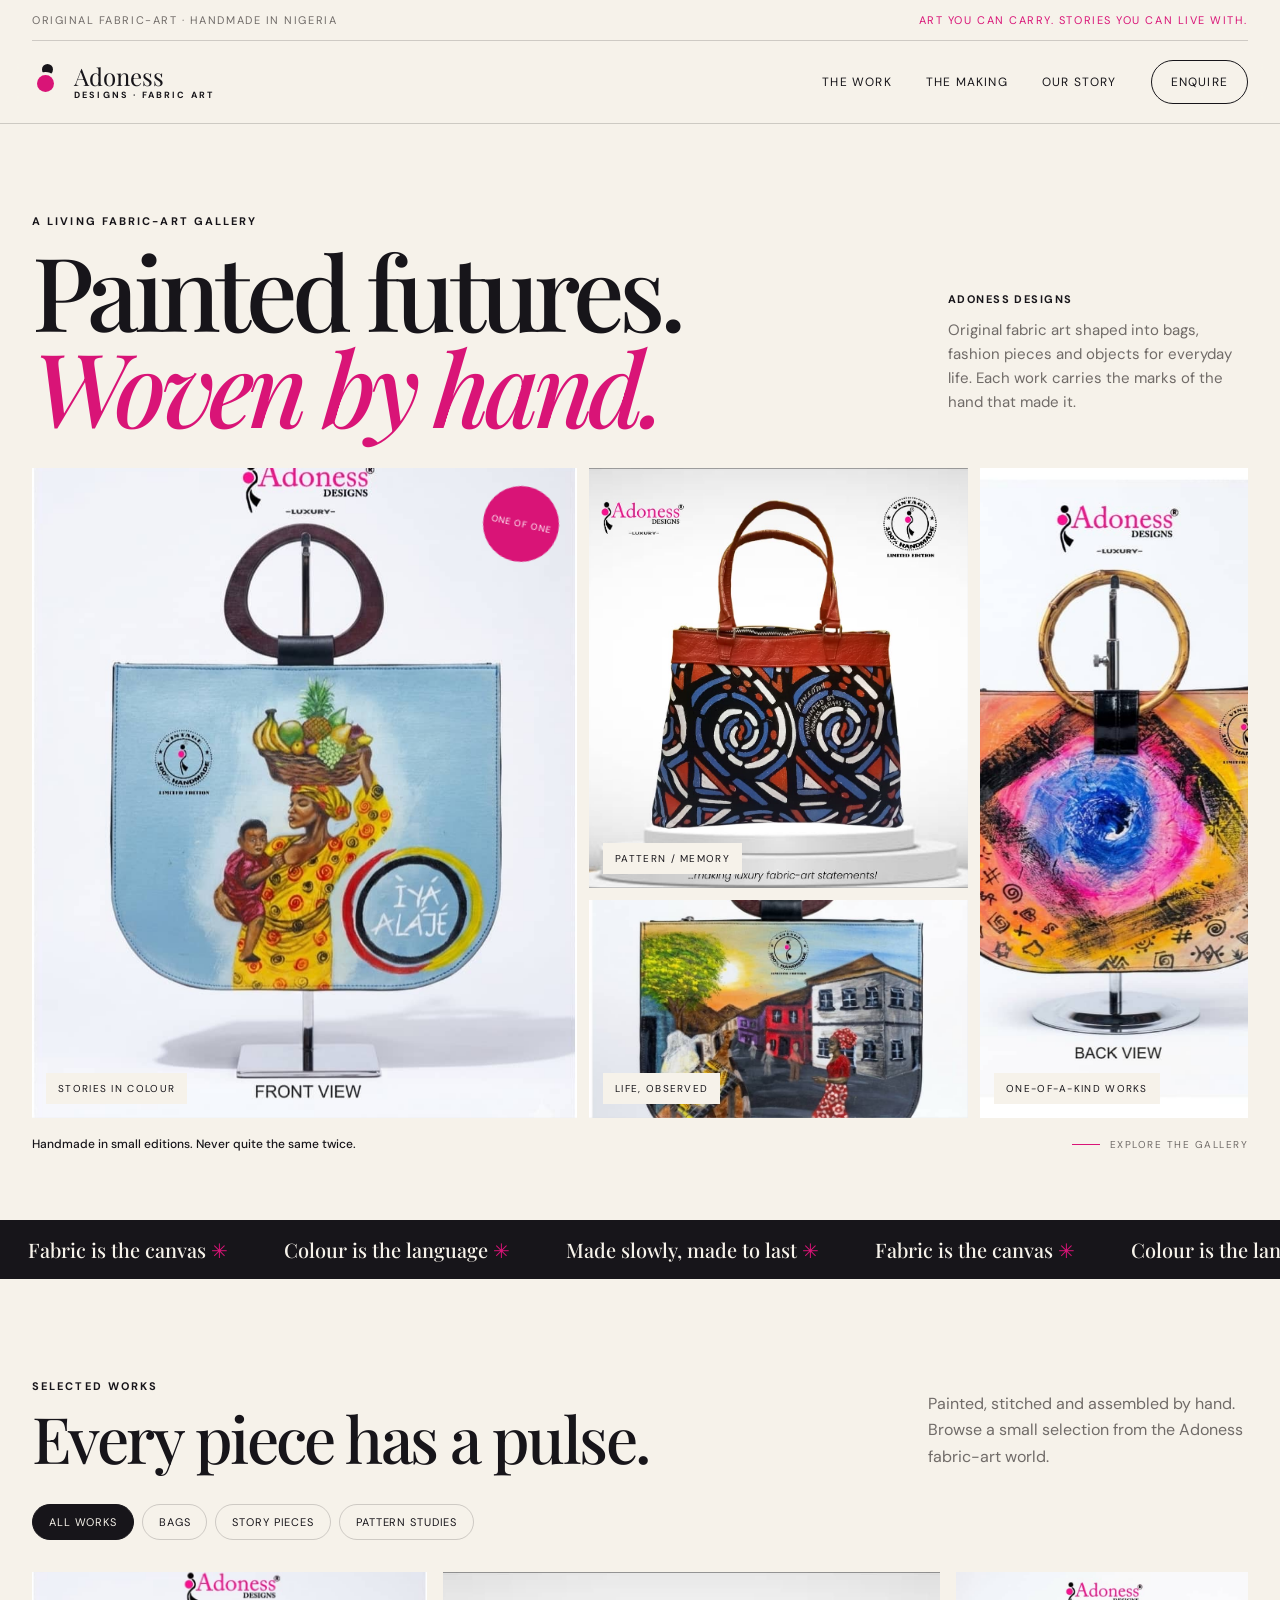
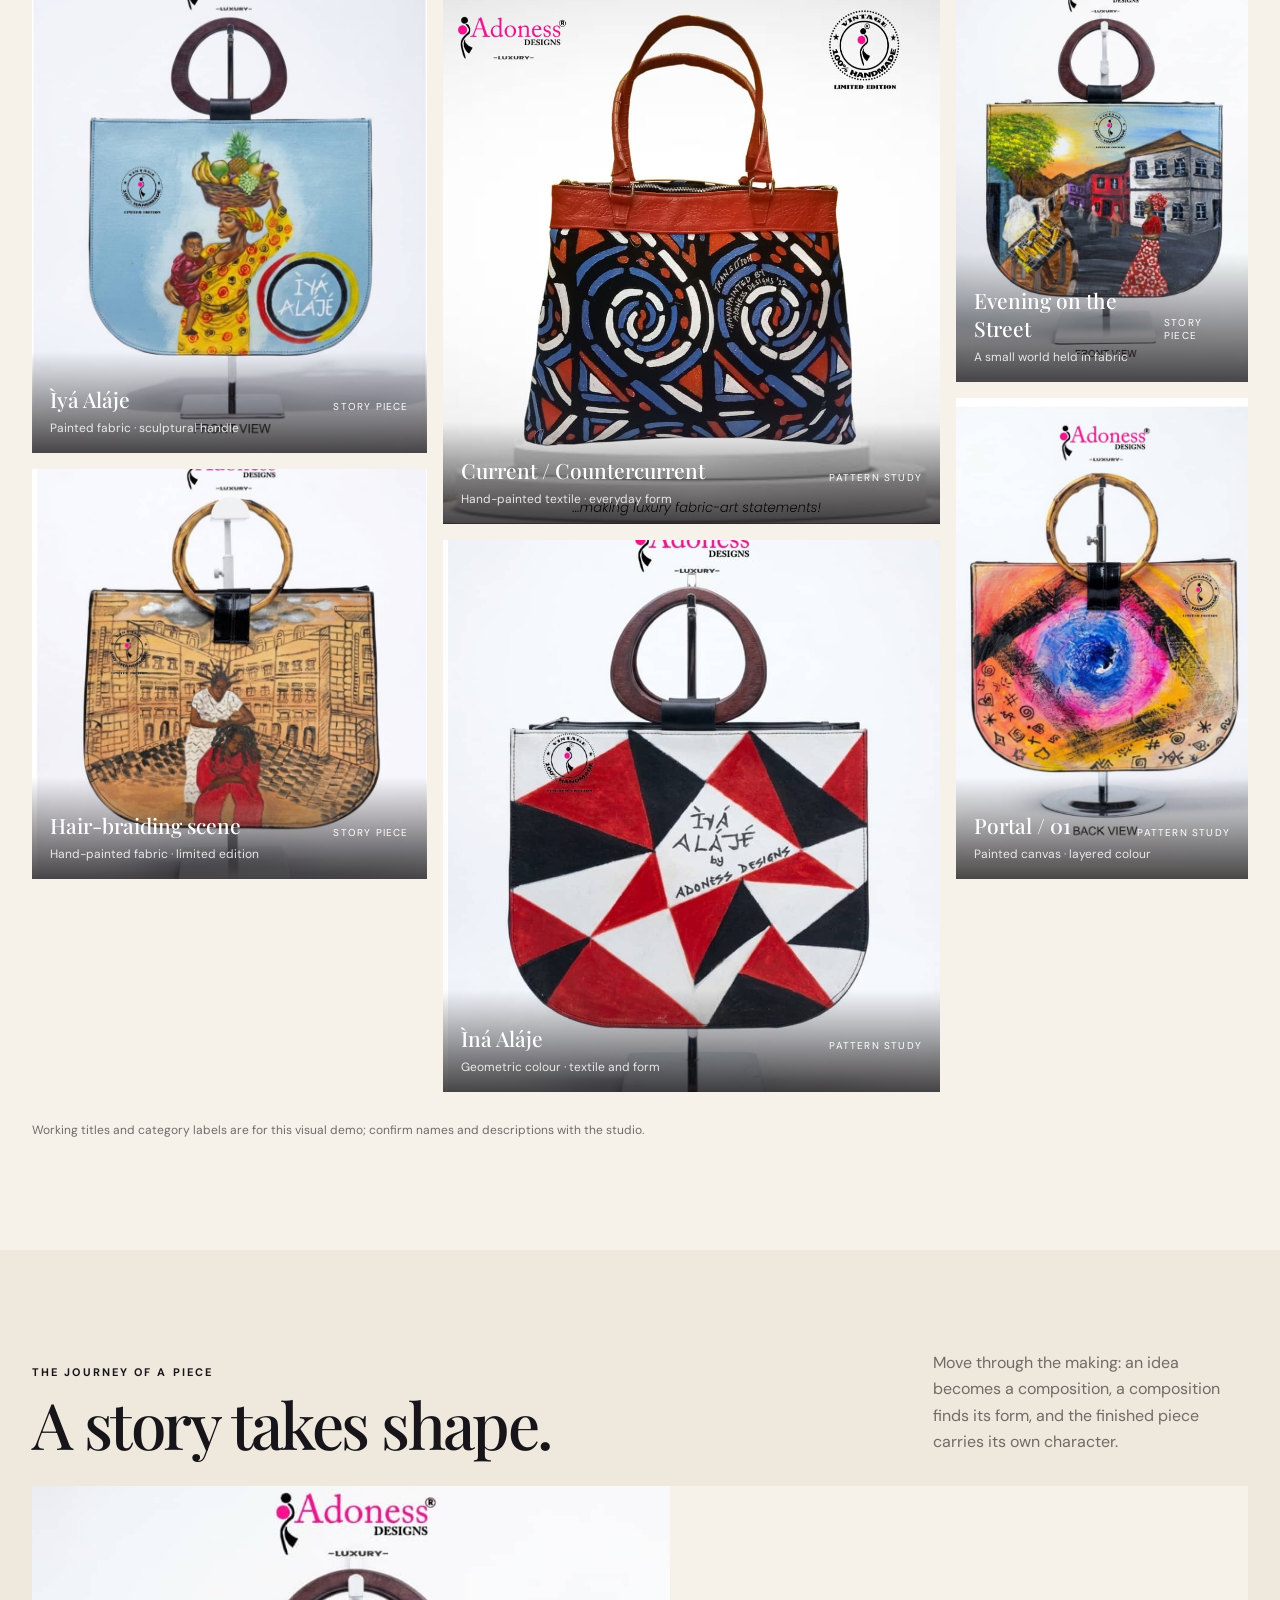
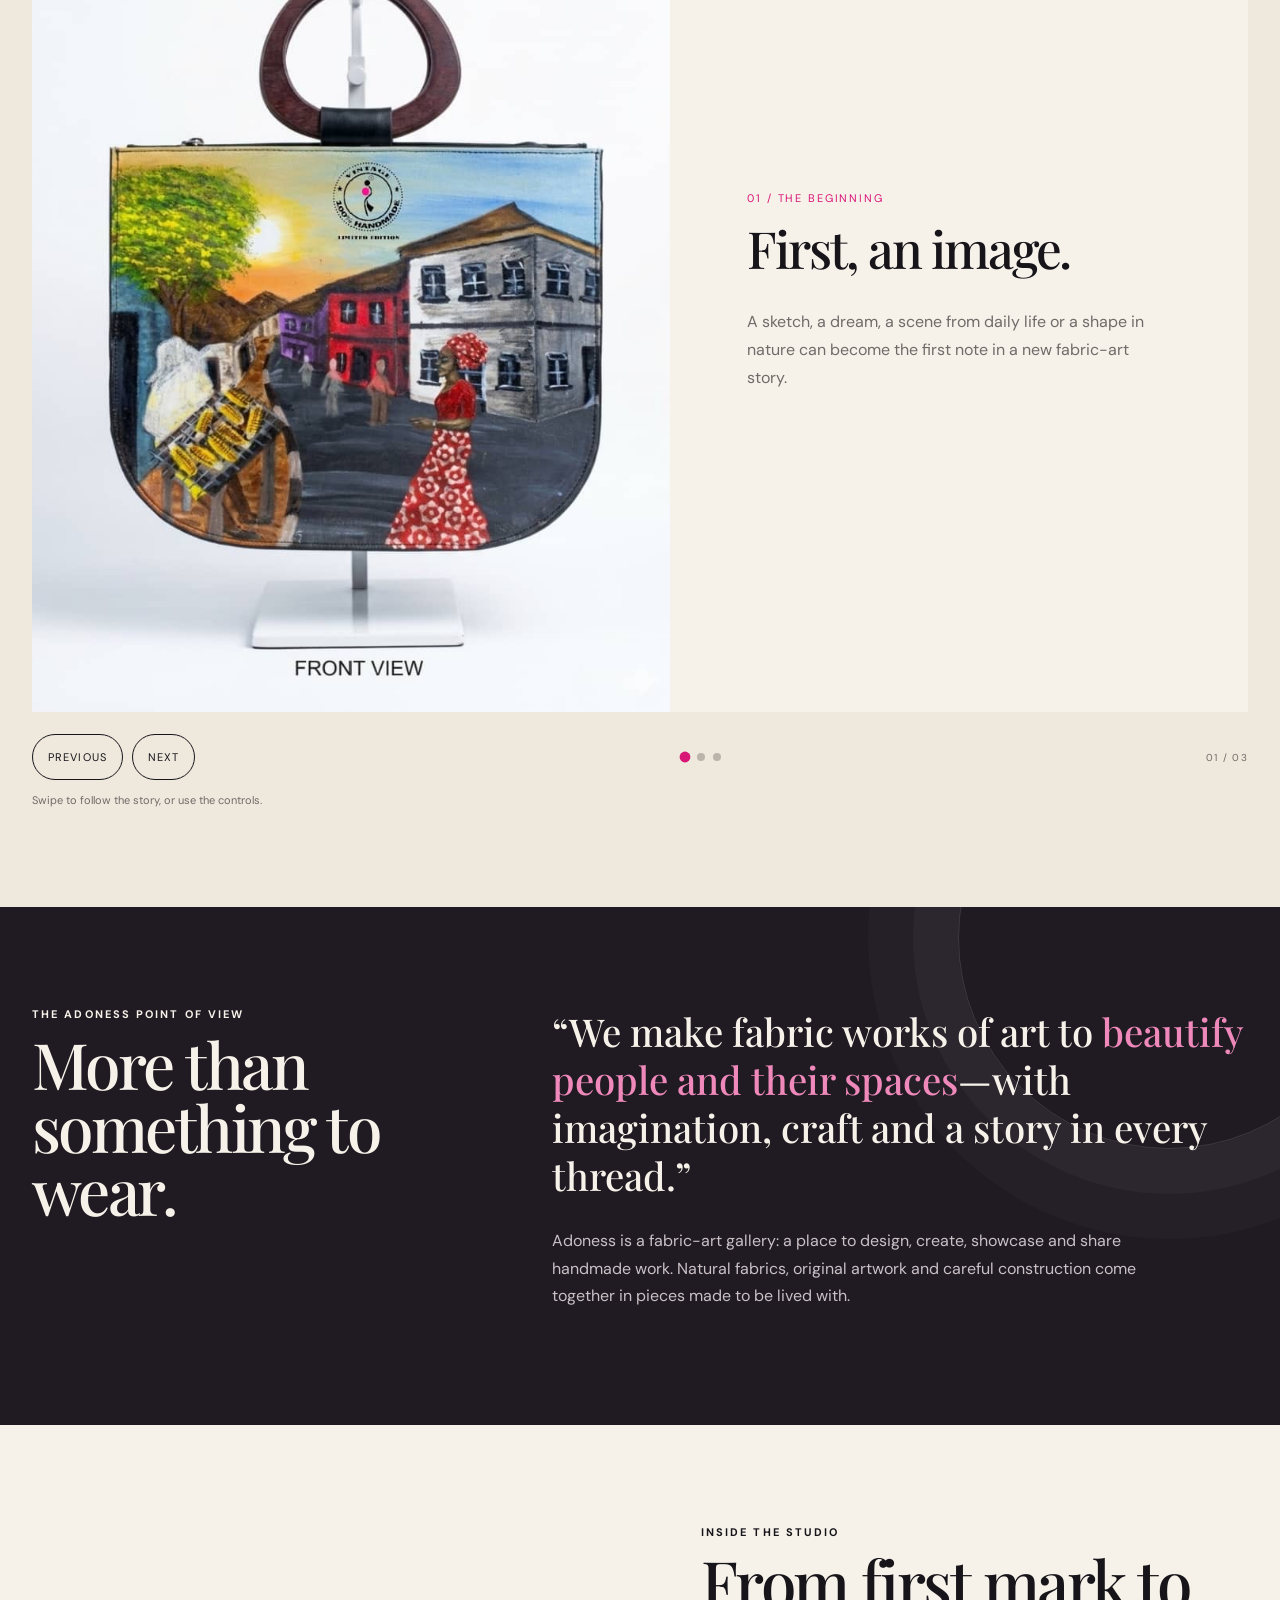
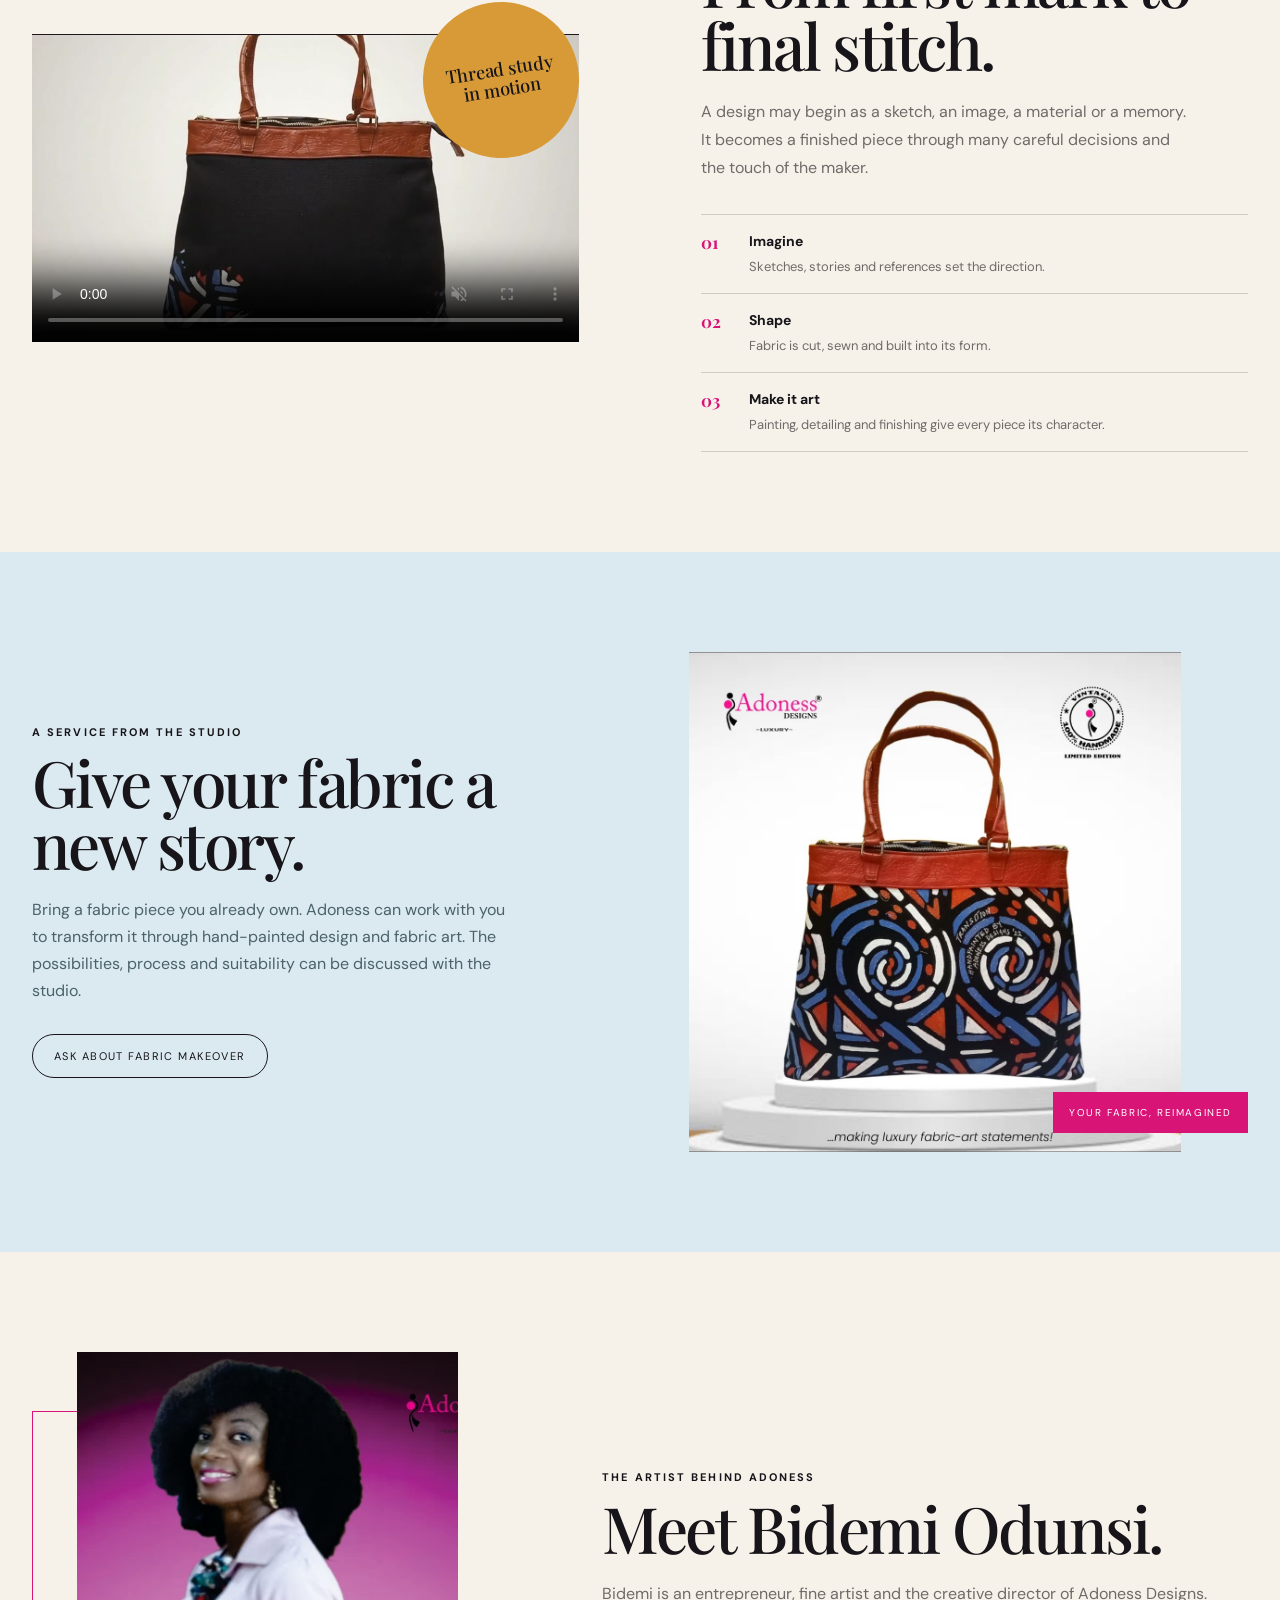
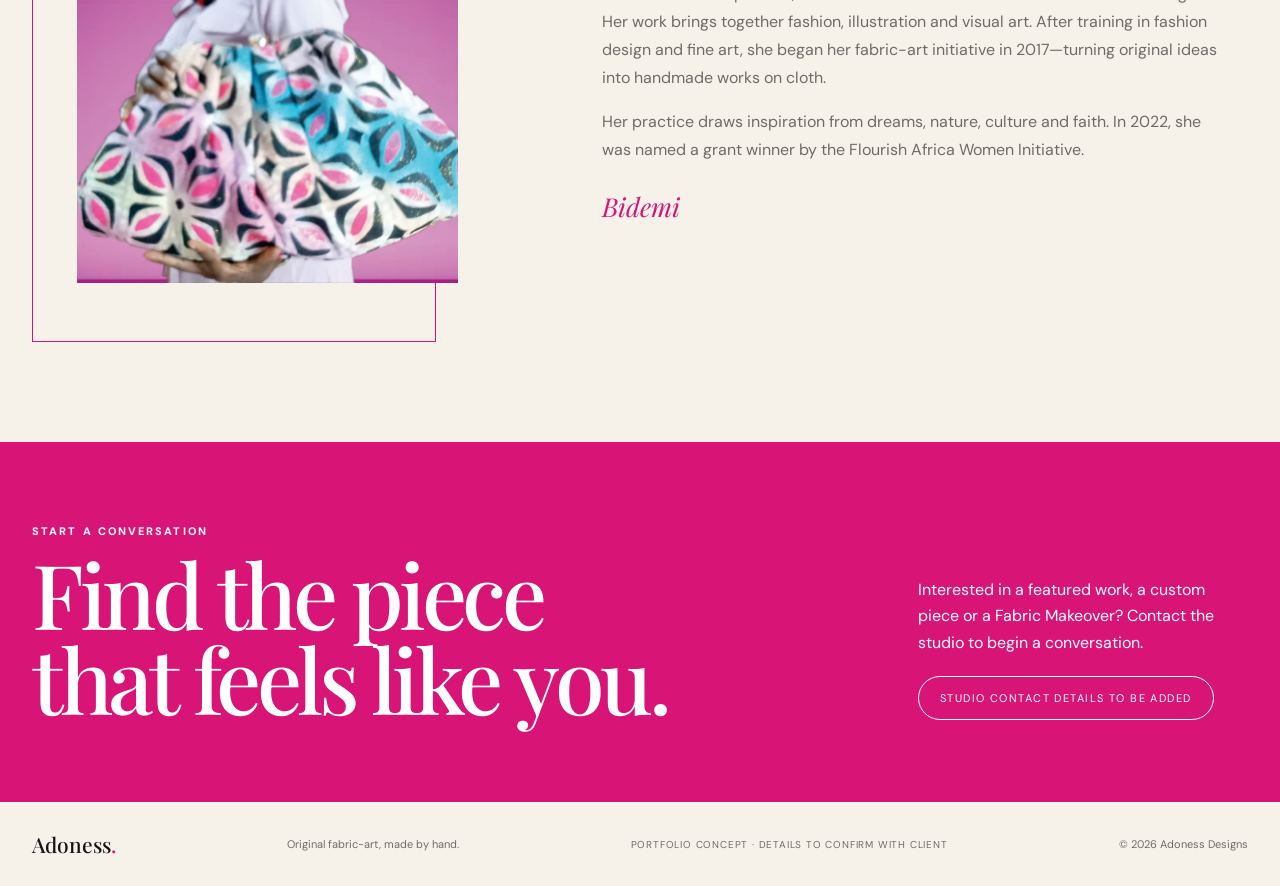
<file: painted-futures/index.html>
<!doctype html>
<html lang="en">
<head>
  <meta charset="utf-8"><meta name="viewport" content="width=device-width,initial-scale=1">
  <meta name="theme-color" content="#f6f2ea">
  <meta name="description" content="Adoness Designs — a fabric-art gallery of original, handmade fashion and objects.">
  <title>Adoness Designs — Fabric-Art Gallery</title>
  <link rel="preconnect" href="https://fonts.googleapis.com"><link rel="preconnect" href="https://fonts.gstatic.com" crossorigin>
  <link href="https://fonts.googleapis.com/css2?family=DM+Sans:wght@400;500;600;700&family=Playfair+Display:wght@500;600;700&display=swap" rel="stylesheet">
  <style>
    :root{--paper:#f6f2ea;--ink:#17151a;--muted:#706b68;--pink:#d91477;--blue:#87bfd1;--ochre:#d79a37;--rust:#a9412a;--line:rgba(23,21,26,.18);--serif:'Playfair Display',Georgia,serif;--sans:'DM Sans',Arial,sans-serif;--scroll:0%}
    *{box-sizing:border-box}html{scroll-behavior:smooth}body{margin:0;background:var(--paper);color:var(--ink);font-family:var(--sans);font-size:16px}a{color:inherit;text-decoration:none}img{display:block;width:100%;height:100%;object-fit:cover}button{font:inherit;color:inherit}.wrap{width:min(1380px,calc(100% - 64px));margin:auto}.scroll-progress{position:fixed;z-index:50;left:0;top:0;height:3px;width:var(--scroll);background:var(--pink);pointer-events:none}.topline{display:flex;justify-content:space-between;align-items:center;padding:13px 0;border-bottom:1px solid var(--line);font-size:11px;letter-spacing:.14em;text-transform:uppercase;color:var(--muted)}.topline span:last-child{color:var(--pink)}header{position:sticky;top:0;z-index:20;background:rgba(246,242,234,.92);backdrop-filter:blur(14px);border-bottom:1px solid var(--line)}.nav{height:82px;display:flex;align-items:center;justify-content:space-between}.brand{display:flex;align-items:center;gap:10px}.brandmark{width:32px;height:38px;position:relative}.brandmark:before,.brandmark:after{content:'';position:absolute;border-radius:50%;background:var(--ink);width:11px;height:11px;left:10px;top:1px}.brandmark:after{background:var(--pink);width:17px;height:17px;top:12px;left:5px;box-shadow:0 0 0 3px var(--paper)}.brandname{font-family:var(--serif);font-size:24px;line-height:1}.brandname small{display:block;font-family:var(--sans);font-size:9px;letter-spacing:.24em;text-align:right;font-weight:700;margin-top:3px}.navlinks{display:flex;gap:34px;align-items:center;font-size:12px;letter-spacing:.1em;text-transform:uppercase}.navlinks a{transition:color .2s}.navlinks a:hover{color:var(--pink)}.nav-cta{border:1px solid var(--ink);border-radius:99px;padding:13px 19px}.menu{display:none;background:none;border:0;font-size:23px}.eyebrow{font-size:11px;letter-spacing:.19em;text-transform:uppercase;font-weight:700}.hero{padding:clamp(45px,7vw,100px) 0 68px;overflow:hidden}.hero-top{display:flex;justify-content:space-between;align-items:end;gap:40px;margin-bottom:34px}.hero h1{font:500 clamp(48px,8vw,112px)/.94 var(--serif);letter-spacing:-.055em;margin:14px 0 0;max-width:850px}.hero h1 em{color:var(--pink);font-weight:500}.hero-note{max-width:300px;color:var(--muted);font-size:15px;line-height:1.6;padding-bottom:5px}.hero-note b{display:block;color:var(--ink);font-size:11px;text-transform:uppercase;letter-spacing:.13em;margin-bottom:10px}.hero-grid{height:min(64vw,650px);min-height:400px;display:grid;grid-template-columns:1.18fr .82fr .58fr;grid-template-rows:1fr .52fr;gap:12px;position:relative}.tile{position:relative;overflow:hidden;background:#ddd;isolation:isolate}.tile img{transition:transform .8s cubic-bezier(.2,.7,.2,1);will-change:transform}.tile:hover img{transform:scale(1.045)}.tile:first-child{grid-row:1/3}.tile:nth-child(2){grid-column:2;grid-row:1}.tile:nth-child(3){grid-column:3;grid-row:1/3}.tile:nth-child(4){grid-column:2;grid-row:2}.tile img{animation:float 10s ease-in-out infinite alternate}.tile:nth-child(2) img{animation-delay:-3s}.tile:nth-child(3) img{animation-delay:-5s}.tile:nth-child(4) img{animation-delay:-7s}.tile-tag{position:absolute;left:14px;bottom:14px;padding:9px 12px;background:var(--paper);font-size:10px;letter-spacing:.13em;text-transform:uppercase;z-index:2}.tile:first-child:after{content:'ONE OF ONE';position:absolute;right:18px;top:18px;background:var(--pink);color:white;width:76px;height:76px;border-radius:50%;display:grid;place-items:center;text-align:center;font-size:9px;letter-spacing:.1em;transform:rotate(12deg);z-index:2}.hero-under{display:flex;justify-content:space-between;align-items:center;padding-top:18px;color:var(--muted);font-size:12px}.hero-under strong{color:var(--ink);font-weight:500}.scroll-cue{display:flex;align-items:center;gap:10px;text-transform:uppercase;letter-spacing:.15em;font-size:10px}.scroll-cue:before{content:'';width:28px;height:1px;background:var(--pink)}
    .ticker{overflow:hidden;background:var(--ink);color:var(--paper);white-space:nowrap;padding:16px 0;font:500 20px var(--serif)}.ticker-track{display:flex;width:max-content;animation:marquee 28s linear infinite}.ticker span{padding:0 28px}.ticker i{color:var(--pink);font-style:normal}
    section{scroll-margin-top:96px}.section{padding:100px 0}.section-head{display:flex;justify-content:space-between;align-items:end;gap:30px;margin-bottom:34px}.section-head h2{font:500 clamp(38px,5vw,68px)/1 var(--serif);letter-spacing:-.04em;margin:13px 0 0}.section-head p{max-width:320px;color:var(--muted);line-height:1.65;margin:0}.work{padding-top:100px}.filters{display:flex;gap:8px;flex-wrap:wrap;margin:26px 0 32px}.filter{border:1px solid var(--line);background:transparent;border-radius:50px;padding:10px 16px;font-size:11px;letter-spacing:.08em;text-transform:uppercase;cursor:pointer;transition:.2s}.filter[aria-pressed="true"],.filter:hover{background:var(--ink);color:var(--paper);border-color:var(--ink)}.gallery{display:grid;grid-template-columns:repeat(12,1fr);grid-auto-rows:55px;gap:16px}.piece{position:relative;overflow:hidden;background:#e2dbd0;grid-column:span 4;grid-row:span 7;min-height:300px;transition:opacity .3s,transform .3s}.piece:nth-child(2){grid-column:span 5;grid-row:span 8}.piece:nth-child(3){grid-column:span 3;grid-row:span 6}.piece:nth-child(4){grid-column:span 3;grid-row:span 7}.piece:nth-child(5){grid-column:span 4;grid-row:span 6}.piece:nth-child(6){grid-column:span 5;grid-row:span 8}.piece.hide{display:none}.piece img{transition:transform .7s}.piece:hover img{transform:scale(1.04)}.piece-info{position:absolute;inset:auto 0 0;padding:34px 18px 17px;color:white;background:linear-gradient(transparent,rgba(15,12,13,.76))}.piece-info div{display:flex;justify-content:space-between;align-items:end;gap:10px}.piece-info h3{font:500 21px var(--serif);margin:0}.piece-info span{font-size:10px;letter-spacing:.12em;text-transform:uppercase}.piece-info p{font-size:12px;margin:7px 0 0;opacity:.85}.gallery-note{padding-top:18px;font-size:12px;color:var(--muted)}
    .manifesto{background:#201b22;color:var(--paper);position:relative;overflow:hidden}.manifesto:after{content:'';position:absolute;width:420px;height:420px;border:1px solid rgba(255,255,255,.13);border-radius:50%;right:-100px;top:-180px;box-shadow:0 0 0 45px rgba(255,255,255,.03),0 0 0 90px rgba(255,255,255,.025)}.manifesto .inner{position:relative;z-index:1;display:grid;grid-template-columns:.75fr 1.25fr;gap:8vw;align-items:start}.manifesto h2{font:500 clamp(40px,5vw,72px)/.98 var(--serif);letter-spacing:-.04em;margin:12px 0}.manifesto .statement{font:500 clamp(25px,3vw,43px)/1.25 var(--serif);max-width:760px;margin:0}.manifesto .statement em{color:#f089bb;font-style:normal}.manifesto .sub{color:#c9c1c6;line-height:1.7;max-width:620px;margin-top:28px}
    .process{display:grid;grid-template-columns:1fr 1fr;gap:10%;align-items:center}.process-visual{height:610px;position:relative}.process-visual img{position:absolute;inset:0;width:86%;height:88%;object-fit:cover}.process-visual:after{content:'';position:absolute;inset:15% 0 0 16%;border:1px solid var(--pink);z-index:-1}.process-stamp{position:absolute;right:0;bottom:0;width:156px;height:156px;background:var(--ochre);border-radius:50%;display:grid;place-items:center;text-align:center;font:500 18px/1.1 var(--serif);padding:20px;transform:rotate(-9deg)}.process-copy h2{font:500 clamp(40px,5vw,66px)/.98 var(--serif);letter-spacing:-.04em;margin:12px 0 22px}.process-copy p{color:var(--muted);line-height:1.75;max-width:490px}.steps{margin-top:32px;border-top:1px solid var(--line)}.step{display:grid;grid-template-columns:34px 1fr;gap:14px;padding:16px 0;border-bottom:1px solid var(--line);font-size:13px}.step b{color:var(--pink);font-family:var(--serif);font-size:17px}.step span{color:var(--muted);line-height:1.55}.step strong{display:block;color:var(--ink);font-size:14px;margin-bottom:4px}
    .makeover{background:#dbeaf0}.makeover-grid{display:grid;grid-template-columns:1fr 1fr;gap:8%;align-items:center}.makeover-copy h2{font:500 clamp(42px,5vw,70px)/.97 var(--serif);letter-spacing:-.04em;margin:12px 0 20px}.makeover-copy p{max-width:480px;color:#4b626a;line-height:1.7}.button{display:inline-flex;align-items:center;justify-content:center;border:1px solid var(--ink);border-radius:99px;padding:14px 21px;margin-top:14px;font-size:11px;letter-spacing:.13em;text-transform:uppercase;transition:.2s}.button:hover{background:var(--ink);color:white}.makeover-art{height:500px;position:relative}.makeover-art img{position:absolute;inset:0;width:88%;height:100%;object-fit:cover}.makeover-art:before{content:'YOUR FABRIC, REIMAGINED';position:absolute;right:0;bottom:19px;z-index:2;background:var(--pink);color:white;padding:14px 16px;font-size:10px;letter-spacing:.16em}
    .founder{display:grid;grid-template-columns:.82fr 1.18fr;gap:10%;align-items:center}.founder-image{height:590px;position:relative}.founder-image img{position:absolute;inset:0 0 0 10%;width:85%;height:90%;object-fit:cover;object-position:center 25%}.founder-image:before{content:'';position:absolute;inset:10% 10% 0 0;border:1px solid var(--pink)}.founder-copy h2{font:500 clamp(40px,5vw,64px)/1 var(--serif);letter-spacing:-.04em;margin:12px 0 20px}.founder-copy p{max-width:620px;color:var(--muted);line-height:1.75}.founder-copy .signature{font:italic 26px var(--serif);color:var(--pink);margin-top:25px}
    .contact{background:var(--pink);color:white;padding:82px 0}.contact .row{display:flex;align-items:end;justify-content:space-between;gap:32px}.contact h2{font:500 clamp(44px,7vw,92px)/.95 var(--serif);letter-spacing:-.05em;margin:12px 0 0;max-width:820px}.contact p{max-width:330px;line-height:1.65;margin:0 0 6px}.contact .button{border-color:white;color:white}.contact .button:hover{background:white;color:var(--pink)}footer{padding:28px 0}.footer-row{display:flex;justify-content:space-between;gap:24px;align-items:center;font-size:11px;color:var(--muted)}.footer-brand{font:500 21px var(--serif);color:var(--ink)}.footer-brand span{color:var(--pink)}.demo-note{font-size:10px;letter-spacing:.08em;text-transform:uppercase}
    .reveal{opacity:0;transform:translateY(24px);transition:opacity .7s ease,transform .7s ease}.reveal.visible{opacity:1;transform:none}@keyframes marquee{to{transform:translateX(-50%)}}@keyframes float{0%{transform:scale(1.04) translateY(0)}100%{transform:scale(1.09) translateY(-5px)}}
    .story-section{background:#eee8dd;overflow:hidden}.story-intro{display:flex;justify-content:space-between;align-items:end;gap:28px;margin-bottom:30px}.story-intro h2{font:500 clamp(38px,5vw,68px)/1 var(--serif);letter-spacing:-.04em;margin:13px 0 0}.story-intro p{max-width:315px;color:var(--muted);line-height:1.65;margin:0}.story-window{overflow:hidden}.story-track{display:flex;transition:transform .75s cubic-bezier(.2,.75,.2,1);will-change:transform}.story-slide{flex:0 0 100%;display:grid;grid-template-columns:1.05fr .95fr;min-height:490px;background:var(--paper)}.story-image{height:100%;min-height:490px;overflow:hidden}.story-image img{transition:transform 1s cubic-bezier(.2,.7,.2,1)}.story-slide.active .story-image img{transform:scale(1.035)}.story-text{padding:clamp(28px,6vw,82px);display:flex;flex-direction:column;justify-content:center}.story-step{color:var(--pink);font-size:11px;letter-spacing:.17em;text-transform:uppercase}.story-text h3{font:500 clamp(34px,4vw,58px)/1 var(--serif);letter-spacing:-.04em;margin:18px 0}.story-text p{color:var(--muted);line-height:1.75;max-width:440px}.story-controls{display:flex;align-items:center;justify-content:space-between;margin-top:22px}.story-buttons{display:flex;gap:9px}.story-buttons button{height:46px;padding:0 15px;border-radius:50px;border:1px solid var(--ink);background:transparent;cursor:pointer;transition:.2s;font-size:11px;text-transform:uppercase;letter-spacing:.1em}.story-buttons button:hover{background:var(--ink);color:white}.story-dots{display:flex;gap:8px}.story-dots button{width:8px;height:8px;border:0;border-radius:50%;padding:0;background:#bcb4aa;cursor:pointer}.story-dots button[aria-current="true"]{background:var(--pink);transform:scale(1.35)}.story-count{font-size:10px;color:var(--muted);letter-spacing:.13em}.story-hint{font-size:11px;color:var(--muted);margin-top:13px}
    @media(max-width:850px){.wrap{width:min(100% - 40px,680px)}.navlinks{gap:18px}.navlinks a:not(.nav-cta){display:none}.navlinks.open{position:absolute;left:0;right:0;top:100%;padding:18px 22px;background:var(--paper);border-bottom:1px solid var(--line);display:flex;flex-direction:column;align-items:stretch;gap:18px}.navlinks.open a:not(.nav-cta){display:block}.hero-top{align-items:start;flex-direction:column;gap:20px}.hero-note{max-width:520px}.hero-grid{height:68vh;min-height:450px;grid-template-columns:1fr 1fr;grid-template-rows:1fr 1fr}.tile:first-child{grid-row:1/3}.tile:nth-child(2){grid-column:2;grid-row:1}.tile:nth-child(3){grid-column:2;grid-row:2}.tile:nth-child(4){display:none}.manifesto .inner{grid-template-columns:1fr;gap:25px}.process,.makeover-grid,.founder{grid-template-columns:1fr;gap:45px}.process-visual{height:500px}.makeover-art{height:440px}.founder-image{height:500px;max-width:490px}.contact .row{align-items:start;flex-direction:column}.contact p{max-width:550px}}
    @media(max-width:560px){.wrap{width:calc(100% - 32px)}.topline{font-size:9px;letter-spacing:.1em}.nav{height:68px}.brandname{font-size:21px}.nav-cta{padding:11px 13px;font-size:10px}.menu{display:block}.hero{padding-top:46px}.hero h1{font-size:56px}.hero-grid{height:540px;min-height:0;gap:8px;grid-template-columns:1.08fr .92fr;grid-template-rows:1fr .8fr}.tile:first-child{grid-row:1/3}.tile:nth-child(2){grid-column:2;grid-row:1}.tile:nth-child(3){grid-column:2;grid-row:2}.tile-tag{left:8px;bottom:8px;font-size:8px;padding:7px}.tile:first-child:after{width:59px;height:59px;font-size:7px;right:8px;top:8px}.hero-under{align-items:start;gap:10px;font-size:10px}.scroll-cue{font-size:8px}.section{padding:70px 0}.section-head{align-items:start;flex-direction:column}.gallery{grid-template-columns:1fr 1fr;grid-auto-rows:220px;gap:10px}.piece,.piece:nth-child(2),.piece:nth-child(3),.piece:nth-child(4),.piece:nth-child(5),.piece:nth-child(6){grid-column:span 1;grid-row:span 1;min-height:220px}.piece:nth-child(3n+1){grid-row:span 2}.piece-info{padding:28px 10px 11px}.piece-info h3{font-size:17px}.piece-info span{font-size:8px}.piece-info p{font-size:10px}.process-visual{height:420px}.process-stamp{width:120px;height:120px;font-size:14px}.makeover-art{height:350px}.founder-image{height:390px}.footer-row{flex-wrap:wrap}.demo-note{width:100%;order:3}}
    @media(max-width:850px){.story-slide{grid-template-columns:1fr;min-height:0}.story-image{height:54vw;min-height:280px;max-height:440px}.story-text{padding:30px}.story-intro{align-items:start;flex-direction:column}.story-intro p{max-width:550px}}
    @media(prefers-reduced-motion:reduce){*,*::before,*::after{scroll-behavior:auto!important;animation-duration:.01ms!important;animation-iteration-count:1!important;transition-duration:.01ms!important}.reveal{opacity:1;transform:none}}
  </style>
<link rel="stylesheet" href="../media/films.css">
  <script defer src="../media/films.js"></script>
</head>
<body>
  <div class="scroll-progress" aria-hidden="true"></div><div class="wrap topline"><span>Original fabric-art · Handmade in Nigeria</span><span>Art you can carry. Stories you can live with.</span></div>
  <header><div class="wrap nav"><a class="brand" href="#top" aria-label="Adoness Designs home"><span class="brandmark" aria-hidden="true"></span><span class="brandname">Adoness<small>DESIGNS · FABRIC ART</small></span></a><nav class="navlinks" aria-label="Main navigation"><a href="#work">The work</a><a href="#making">The making</a><a href="#about">Our story</a><a class="nav-cta" href="#contact">Enquire</a></nav><button class="menu" aria-label="Open navigation">☰</button></div></header>
  <main id="top">
    <section class="wrap hero"><div class="hero-top"><div><div class="eyebrow">A living fabric-art gallery</div><h1>Painted futures.<br><em>Woven by hand.</em></h1></div><p class="hero-note"><b>Adoness Designs</b>Original fabric art shaped into bags, fashion pieces and objects for everyday life. Each work carries the marks of the hand that made it.</p></div>
      <div class="hero-grid" aria-label="Featured Adoness fabric-art works"><a class="tile" href="#work"><img src="../media/market.jpg" alt="Mother and child beneath a fruit basket"><span class="tile-tag">Stories in colour</span></a><a class="tile" href="#work"><img src="../media/spiral.jpg" alt="Cobalt and terracotta spiral tote"><span class="tile-tag">Pattern / memory</span></a><a class="tile" href="#work"><img src="../media/orbit.jpg" alt="Blue and magenta abstract painting"><span class="tile-tag">One-of-a-kind works</span></a><a class="tile" href="#work"><img src="../media/street.jpg" alt="Painted street scene"><span class="tile-tag">Life, observed</span></a></div>
      <div class="hero-under"><strong>Handmade in small editions. Never quite the same twice.</strong><span class="scroll-cue">Explore the gallery</span></div>
    </section>
    <div class="ticker" aria-label="Handmade with intention"><div class="ticker-track"><span>Fabric is the canvas <i>✳</i></span><span>Colour is the language <i>✳</i></span><span>Made slowly, made to last <i>✳</i></span><span>Fabric is the canvas <i>✳</i></span><span>Colour is the language <i>✳</i></span><span>Made slowly, made to last <i>✳</i></span></div></div>
    <section class="wrap section work" id="work"><div class="section-head reveal"><div><div class="eyebrow">Selected works</div><h2>Every piece has a pulse.</h2></div><p>Painted, stitched and assembled by hand. Browse a small selection from the Adoness fabric-art world.</p></div><div class="filters reveal" role="group" aria-label="Filter gallery"><button class="filter" aria-pressed="true" data-filter="all">All works</button><button class="filter" aria-pressed="false" data-filter="bags">Bags</button><button class="filter" aria-pressed="false" data-filter="stories">Story pieces</button><button class="filter" aria-pressed="false" data-filter="pattern">Pattern studies</button></div>
      <div class="gallery"><article class="piece reveal" data-kind="bags stories"><img src="../media/market.jpg" alt="Mother and child beneath a fruit basket"><div class="piece-info"><div><h3>Ìyá Aláje</h3><span>Story piece</span></div><p>Painted fabric · sculptural handle</p></div></article><article class="piece reveal" data-kind="bags pattern"><img src="../media/spiral.jpg" alt="Cobalt and terracotta spiral tote"><div class="piece-info"><div><h3>Current / Countercurrent</h3><span>Pattern study</span></div><p>Hand-painted textile · everyday form</p></div></article><article class="piece reveal" data-kind="bags stories"><img src="../media/street.jpg" alt="Painted street scene"><div class="piece-info"><div><h3>Evening on the Street</h3><span>Story piece</span></div><p>A small world held in fabric</p></div></article><article class="piece reveal" data-kind="bags pattern"><img src="../media/orbit.jpg" alt="Blue and magenta abstract painting"><div class="piece-info"><div><h3>Portal / 01</h3><span>Pattern study</span></div><p>Painted canvas · layered colour</p></div></article><article class="piece reveal" data-kind="bags stories"><img src="../media/braids.jpg" alt="A painted hair-braiding scene"><div class="piece-info"><div><h3>Hair-braiding scene</h3><span>Story piece</span></div><p>Hand-painted fabric · limited edition</p></div></article><article class="piece reveal" data-kind="bags pattern"><img src="../media/triangle.jpg" alt="Red, black and ivory geometry"><div class="piece-info"><div><h3>Ìná Aláje</h3><span>Pattern study</span></div><p>Geometric colour · textile and form</p></div></article></div><p class="gallery-note">Working titles and category labels are for this visual demo; confirm names and descriptions with the studio.</p>
    </section>
    <section class="section story-section" aria-labelledby="story-title"><div class="wrap"><div class="story-intro reveal"><div><div class="eyebrow">The journey of a piece</div><h2 id="story-title">A story takes shape.</h2></div><p>Move through the making: an idea becomes a composition, a composition finds its form, and the finished piece carries its own character.</p></div><div class="story-window reveal"><div class="story-track" id="story-track" aria-live="polite"><article class="story-slide active" aria-hidden="false"><div class="story-image"><img src="../media/street.jpg" alt="Painted street scene"></div><div class="story-text"><div class="story-step">01 / The beginning</div><h3>First, an image.</h3><p>A sketch, a dream, a scene from daily life or a shape in nature can become the first note in a new fabric-art story.</p></div></article><article class="story-slide" aria-hidden="true"><div class="story-image"><img src="../media/making.jpg" alt="Studio concept showing hands working on a bag"></div><div class="story-text"><div class="story-step">02 / The making</div><h3>Then, the handwork.</h3><p>Fabric, form and colour are brought together through construction, painting and careful finishing. The making leaves its own marks.</p></div></article><article class="story-slide" aria-hidden="true"><div class="story-image"><img src="../media/market.jpg" alt="Mother and child beneath a fruit basket"></div><div class="story-text"><div class="story-step">03 / The piece</div><h3>Now, a story to carry.</h3><p>The final work is an object with a life of its own: useful, expressive and shaped to be unlike another.</p></div></article></div></div><div class="story-controls"><div class="story-buttons"><button type="button" id="story-prev" aria-label="Previous story panel">Previous</button><button type="button" id="story-next" aria-label="Next story panel">Next</button></div><div class="story-dots" role="group" aria-label="Choose story panel"><button type="button" aria-label="Show story panel 1" aria-current="true" data-slide="0"></button><button type="button" aria-label="Show story panel 2" aria-current="false" data-slide="1"></button><button type="button" aria-label="Show story panel 3" aria-current="false" data-slide="2"></button></div><div class="story-count" id="story-count">01 / 03</div></div><div class="story-hint">Swipe to follow the story, or use the controls.</div></div></section>
    <section class="section manifesto"><div class="wrap inner"><div class="reveal"><div class="eyebrow">The Adoness point of view</div><h2>More than something to wear.</h2></div><div class="reveal"><p class="statement">“We make fabric works of art to <em>beautify people and their spaces</em>—with imagination, craft and a story in every thread.”</p><p class="sub">Adoness is a fabric-art gallery: a place to design, create, showcase and share handmade work. Natural fabrics, original artwork and careful construction come together in pieces made to be lived with.</p></div></div></section>
    <section class="wrap section" id="making"><div class="process"><div class="process-visual reveal"><video class="studio-film" controls muted loop playsinline preload="none" aria-label="Threads taking the shape of a bag" poster="../media/threads-to-form-poster.jpg" src="../media/threads-to-form.mp4"></video><div class="process-stamp">Thread study<br>in motion</div></div><div class="process-copy reveal"><div class="eyebrow">Inside the studio</div><h2>From first mark to final stitch.</h2><p>A design may begin as a sketch, an image, a material or a memory. It becomes a finished piece through many careful decisions and the touch of the maker.</p><div class="steps"><div class="step"><b>01</b><span><strong>Imagine</strong>Sketches, stories and references set the direction.</span></div><div class="step"><b>02</b><span><strong>Shape</strong>Fabric is cut, sewn and built into its form.</span></div><div class="step"><b>03</b><span><strong>Make it art</strong>Painting, detailing and finishing give every piece its character.</span></div></div></div></div></section>
    <section class="section makeover" id="makeover"><div class="wrap makeover-grid"><div class="makeover-copy reveal"><div class="eyebrow">A service from the studio</div><h2>Give your fabric a new story.</h2><p>Bring a fabric piece you already own. Adoness can work with you to transform it through hand-painted design and fabric art. The possibilities, process and suitability can be discussed with the studio.</p><a class="button" href="#contact">Ask about Fabric Makeover</a></div><div class="makeover-art reveal"><img src="../media/spiral.jpg" alt="Cobalt and terracotta spiral tote"></div></div></section>
    <section class="wrap section" id="about"><div class="founder"><div class="founder-image reveal"><img src="../media/portrait.jpg" alt="A woman presenting a floral fabric bag"></div><div class="founder-copy reveal"><div class="eyebrow">The artist behind Adoness</div><h2>Meet Bidemi Odunsi.</h2><p>Bidemi is an entrepreneur, fine artist and the creative director of Adoness Designs. Her work brings together fashion, illustration and visual art. After training in fashion design and fine art, she began her fabric-art initiative in 2017—turning original ideas into handmade works on cloth.</p><p>Her practice draws inspiration from dreams, nature, culture and faith. In 2022, she was named a grant winner by the Flourish Africa Women Initiative.</p><div class="signature">Bidemi</div></div></div></section>
    <section class="contact" id="contact"><div class="wrap row"><div><div class="eyebrow">Start a conversation</div><h2>Find the piece<br>that feels like you.</h2></div><div><p>Interested in a featured work, a custom piece or a Fabric Makeover? Contact the studio to begin a conversation.</p><span class="button" aria-label="Contact details to be added after client confirmation">Studio contact details to be added</span></div></div></section>
  </main>
  <footer><div class="wrap footer-row"><div class="footer-brand">Adoness<span>.</span></div><div>Original fabric-art, made by hand.</div><div class="demo-note">Portfolio concept · details to confirm with client</div><div>© <span id="year"></span> Adoness Designs</div></div></footer>
  <script>
    document.getElementById('year').textContent=new Date().getFullYear();
    const filters=[...document.querySelectorAll('.filter')],pieces=[...document.querySelectorAll('.piece')];
    filters.forEach(btn=>btn.addEventListener('click',()=>{filters.forEach(b=>b.setAttribute('aria-pressed','false'));btn.setAttribute('aria-pressed','true');const f=btn.dataset.filter;pieces.forEach(p=>p.classList.toggle('hide',f!=='all'&&!p.dataset.kind.split(' ').includes(f)))}));
    const observer=new IntersectionObserver(items=>items.forEach(item=>{if(item.isIntersecting){item.target.classList.add('visible');observer.unobserve(item.target)}}),{threshold:.12});document.querySelectorAll('.reveal').forEach(el=>observer.observe(el));
    document.querySelector('.menu').addEventListener('click',()=>document.querySelector('.navlinks').classList.toggle('open'));
    const setScroll=()=>{const max=document.documentElement.scrollHeight-innerHeight;document.documentElement.style.setProperty('--scroll',`${max>0?(scrollY/max)*100:0}%`)};addEventListener('scroll',setScroll,{passive:true});setScroll();
    const track=document.getElementById('story-track'),slides=[...track.querySelectorAll('.story-slide')],dots=[...document.querySelectorAll('.story-dots button')],count=document.getElementById('story-count');let current=0;
    const showSlide=(index)=>{current=(index+slides.length)%slides.length;track.style.transform=`translateX(-${current*100}%)`;slides.forEach((slide,i)=>{slide.classList.toggle('active',i===current);slide.setAttribute('aria-hidden',String(i!==current))});dots.forEach((dot,i)=>dot.setAttribute('aria-current',String(i===current)));count.textContent=`0${current+1} / 0${slides.length}`};
    document.getElementById('story-prev').addEventListener('click',()=>showSlide(current-1));document.getElementById('story-next').addEventListener('click',()=>showSlide(current+1));dots.forEach(dot=>dot.addEventListener('click',()=>showSlide(Number(dot.dataset.slide))));
    let touchStart=0;track.addEventListener('touchstart',event=>{touchStart=event.changedTouches[0].clientX},{passive:true});track.addEventListener('touchend',event=>{const delta=event.changedTouches[0].clientX-touchStart;if(Math.abs(delta)>45)showSlide(current+(delta<0?1:-1))},{passive:true});
  </script>
</body>
</html>
</file>
<file: media/films.css>
.studio-film {
  display: block;
  width: 100%;
  height: auto;
  aspect-ratio: 16 / 9;
  background: #1d171b;
  object-fit: contain;
  cursor: auto;
}
.process-visual:has(.studio-film) {
  height: auto;
  aspect-ratio: auto;
  align-self: center;
}
.process-visual:has(.studio-film) .process-stamp {
  pointer-events: none;
  top: -2rem;
  bottom: auto;
}
.film-room video { align-self: center; box-shadow: 0 14px 48px #20141b2b; }
.turntable { padding-block: clamp(2rem, 6vw, 6rem); }
.turntable figcaption { display: flex; align-items: baseline; flex-wrap: wrap; gap: .7rem 1.5rem; padding-top: .7rem; }
.turntable figcaption span { font: .7rem var(--mono); letter-spacing: .1em; text-transform: uppercase; }
.turntable figcaption em { font: italic clamp(1.3rem, 3vw, 2.6rem) var(--serif); }
</file>
<file: motion-editorial/themes.css>
:root { color-scheme: dark; }
:root[data-theme="light"] {
  color-scheme: light;
  --bg: #faf6ef;
  --bg-elev: #fffaf4;
  --paper: #291e25;
  --paper-dim: #61535c;
  --paper-faint: #4c344034;
  --ink: #fffaf4;
  --pink: #a50a5a;
  --ochre: #82501e;
}
[data-theme="light"] .hud-header { background: linear-gradient(#faf6eff5, #faf6ef00); }
[data-theme="light"] :is(.hud-pill,.slider-overlay-badge,.makeover-split-control,.kinetic-marquee,.signal-box,.signal-field select option,.custom-cursor.active,#preloader,.menu-overlay) { background: var(--bg-elev); }
/* The artwork is drawn on a canvas behind these frames. */
[data-theme="light"] :is(.hero-webgl-frame,.dich-card,.lookbook-stage) { background: transparent; backdrop-filter: none; }
[data-theme="light"] .hud-pill:hover { background: var(--pink); color: #fff; }
[data-theme="light"] .pre-matrix { color: var(--paper-dim); }
[data-theme="light"] .tactile-band { --paper: #eee3d1; --ink: #261d24; }
#themeToggle:focus-visible { outline: 2px solid currentColor; outline-offset: 2px; }
@media (max-width: 720px) {
  .hud-controls { gap: .35rem; }
  .hud-controls .hud-pill { padding: .52rem .55rem; font-size: .62rem; letter-spacing: .03em; white-space: nowrap; }
  .hud-inner { gap: .4rem; }
}
</file>
